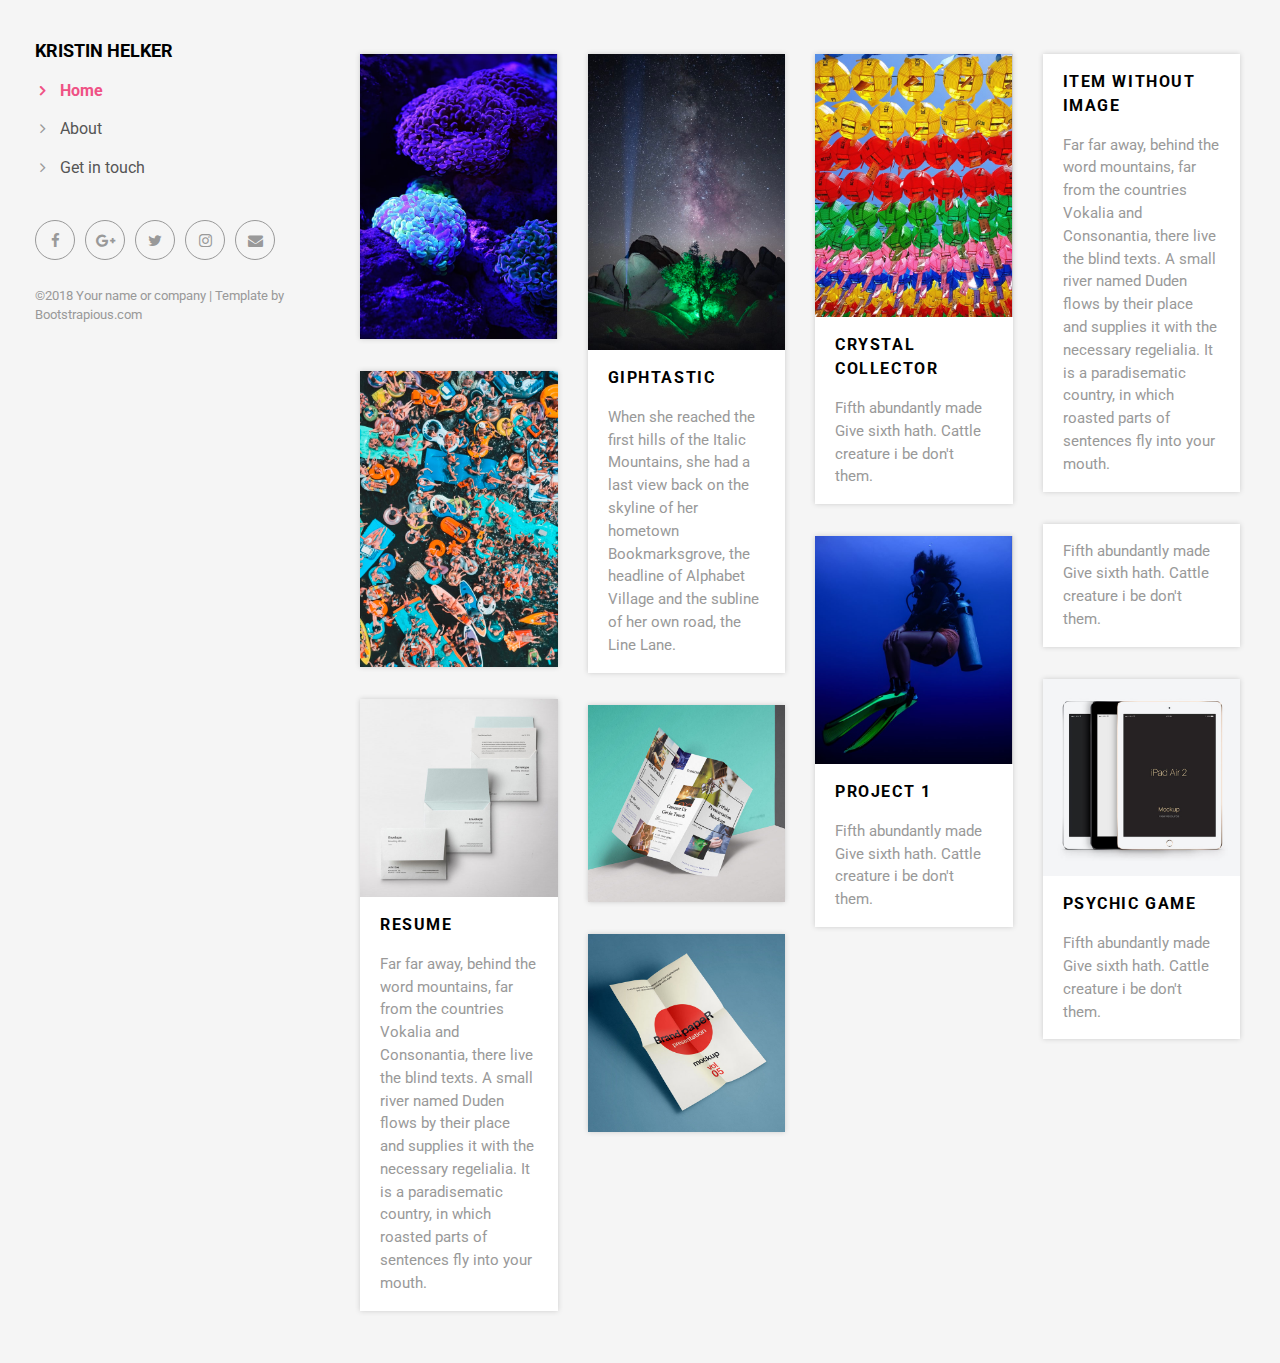
<file: index.html>
<!DOCTYPE html>
<html>
</html>
<head>
  <meta charset="utf-8">
  <meta http-equiv="X-UA-Compatible" content="IE=edge">
  <title>Creative - Bootstrap Portfolio Theme by Bootstrapious.com</title>
  <meta name="description" content="">
  <meta name="viewport" content="width=device-width, initial-scale=1">
  <meta name="robots" content="all,follow">
  <!-- Bootstrap CSS-->
  <link rel="stylesheet" href="vendor/bootstrap/css/bootstrap.min.css">
  <!-- Font Awesome CSS-->
  <link rel="stylesheet" href="vendor/font-awesome/css/font-awesome.min.css">
  <!-- Google fonts - Roboto-->
  <link rel="stylesheet" href="https://fonts.googleapis.com/css?family=Roboto:400,300,700,400italic">
  <!-- owl carousel-->
  <link rel="stylesheet" href="vendor/owl.carousel/assets/owl.carousel.css">
  <link rel="stylesheet" href="vendor/owl.carousel/assets/owl.theme.default.css">
  <!-- theme stylesheet-->
  <link rel="stylesheet" href="css/style.default.css" id="theme-stylesheet">
  <!-- Custom stylesheet - for your changes-->
  <link rel="stylesheet" href="css/custom.css">
  <!-- Favicon-->
  <link rel="shortcut icon" href="img/favicon.png">
  <!-- Tweaks for older IEs--><!--[if lt IE 9]>
    <script src="https://oss.maxcdn.com/html5shiv/3.7.3/html5shiv.min.js"></script>
    <script src="https://oss.maxcdn.com/respond/1.4.2/respond.min.js"></script><![endif]-->
</head>
<body>
  <div id="all">
    <div class="container-fluid">
      <div class="row row-offcanvas row-offcanvas-left"> 
        <!--   *** SIDEBAR ***-->
        <div id="sidebar" class="col-md-4 col-lg-3 sidebar-offcanvas">
          <div class="sidebar-content">
            <h1 class="sidebar-heading"> <a href="index.html">KRISTIN HELKER</a></h1>
            <p class="sidebar-p"></p>
            <p class="sidebar-p"> </p>
            <ul class="sidebar-menu">
                <!-- Link-->
                <li class="sidebar-item"><a href="index.html" class="sidebar-link active">Home</a></li>
                <!-- Link-->
                <li class="sidebar-item"><a href="about.html" class="sidebar-link">About</a></li>
                <!-- Link-->
                <li class="sidebar-item"><a href="contact.html" class="sidebar-link">Get in touch</a></li>
            </ul>
            <p class="social"><a href="#" data-animate-hover="pulse" class="external facebook"><i class="fa fa-facebook"></i></a><a href="#" data-animate-hover="pulse" class="external gplus"><i class="fa fa-google-plus"></i></a><a href="#" data-animate-hover="pulse" class="external twitter"><i class="fa fa-twitter"></i></a><a href="#" title="" class="external instagram"><i class="fa fa-instagram"></i></a><a href="#" data-animate-hover="pulse" class="email"><i class="fa fa-envelope"></i></a></p>
            <div class="copyright text-center text-md-left">
              <p class="credit">&copy;2018 Your name or company | Template by <a href="http://bootstrapious.com/portfolio-themes" class="external">Bootstrapious.com</a></p>
              <!-- Please do not remove the backlink to us, unless you support the development at http://bootstrapious.com/donate. It is part of the license conditions. Thanks for understanding :)        -->
            </div>
          </div>
        </div>
        <!--   *** SIDEBAR END ***  -->
        <!--   *** PORTFOLIO ***-->
        <div class="col-md-8 col-lg-9 content-column">
          <div class="small-navbar d-flex d-md-none">
            <button type="button" data-toggle="offcanvas" class="btn btn-outline-primary"> <i class="fa fa-align-left mr-2"></i>Menu</button>
            <h1 class="small-navbar-heading"> <a href="index.html">Creative </a></h1>
          </div>
          <div class="grid row">
            <div class="col-md-6 col-lg-3 grid-item"> 
              <div class="box-masonry"> <a href="detail.html" title="" class="box-masonry-image with-hover-overlay"><img src="img/portfolio/photo-1513038918579-a6f01e2d3b92.jpg" alt="" class="img-fluid"></a>
                <div class="box-masonry-hover-text-header"> <a href="https://klhelker.github.io/TriviaGame/" class="tile-link">  </a>
                  <h4>TRIVIA GAME</h4>
                  <div class="box-masonry-desription">
                    <p>Even the all-powerful Pointing has no control about the blind texts it is an almost unorthographic life. One day however a small line of blind text by the name of Lorem Ipsum decided to leave for the far World of Grammar. </p>
                  </div>
                </div>
              </div>
            </div>
            <div class="col-md-6 col-lg-3 grid-item"> 
              <div class="box-masonry"> <a href="https://klhelker.github.io/giphtastic/" title="" class="box-masonry-image with-hover-overlay with-hover-icon"><img src="img/portfolio/photo-1516069213778-f52c5ac638fc.jpg" alt="" class="img-fluid"></a>
                <div class="box-masonry-text"> 
                  <h4> <a href="https://klhelker.github.io/giphtastic/">GIPHTASTIC</a></h4>
                  <div class="box-masonry-desription">
                    <p> When she reached the first hills of the Italic Mountains, she had a last view back on the skyline of her hometown Bookmarksgrove, the headline of Alphabet Village and the subline of her own road, the Line Lane.</p>
                  </div>
                </div>
              </div>
            </div>
            <div class="col-md-6 col-lg-3 grid-item"> 
              <div class="box-masonry"> <a href="https://klhelker.github.io/unit-4-game/" title="" class="box-masonry-image with-hover-overlay with-hover-icon"><img src="img/portfolio/photo-1527344035985-fff54ecf3119.jpg" alt="" class="img-fluid"></a>
                <div class="box-masonry-text"> 
                  <h4> <a href="https://klhelker.github.io/unit-4-game/">CRYSTAL COLLECTOR</a></h4>
                  <div class="box-masonry-desription">
                    <p>Fifth abundantly made Give sixth hath. Cattle creature i be don't them.</p>
                  </div>
                </div>
              </div>
            </div>
            <div class="col-md-6 col-lg-3 grid-item"> 
              <div class="box-masonry"> 
                <div class="box-masonry-text"> 
                  <h4> <a href="detail.html">Item without image</a></h4>
                  <div class="box-masonry-desription">
                    <p>Far far away, behind the word mountains, far from the countries Vokalia and Consonantia, there live the blind texts.  A small river named Duden flows by their place and supplies it with the necessary regelialia. It is a paradisematic country, in which roasted parts of sentences fly into your mouth.</p>
                  </div>
                </div>
              </div>
            </div>
            <div class="col-md-6 col-lg-3 grid-item"> 
              <div class="box-masonry"> <a href="detail.html" title="" class="box-masonry-image with-hover-overlay"><img src="img/portfolio/photo-1562778595-6fd7d1a25d63.jpg" alt="" class="img-fluid"></a>
                <div class="box-masonry-hover-text-header"> <a href="https://klhelker.github.io/Train-Activity/" class="tile-link">  </a>
                  <h4>TRAIN ACTIVITY</h4>
                  <div class="box-masonry-desription">
                    <p>Fifth abundantly made Give sixth hath. Cattle creature i be don't them.</p>
                  </div>
                </div>
              </div>
            </div>
            <div class="col-md-6 col-lg-3 grid-item"> 
              <div class="box-masonry"> 
                <div class="box-masonry-text"> 
                 
                  <div class="box-masonry-desription">
                    <p>Fifth abundantly made Give sixth hath. Cattle creature i be don't them.</p>
                  </div>
                </div>
              </div>
            </div>
            <div class="col-md-6 col-lg-3 grid-item"> 
              <div class="box-masonry"> <a href="https://brando5393.github.io/project-1/" title="" class="box-masonry-image with-hover-overlay with-hover-icon"><img src="img/portfolio/photo-1574069278443-4b883ae4e89f.jpg" alt="" class="img-fluid"></a>
                <div class="box-masonry-text"> 
                  <h4> <a href="https://brando5393.github.io/project-1/">PROJECT 1</a></h4>
                  <div class="box-masonry-desription">
                    <p>Fifth abundantly made Give sixth hath. Cattle creature i be don't them.</p>
                  </div>
                </div>
              </div>
            </div>
            <div class="col-md-6 col-lg-3 grid-item"> 
              <div class="box-masonry"> <a href="https://klhelker.github.io/Psychic-Game/" title="" class="box-masonry-image with-hover-overlay with-hover-icon"><img src="img/portfolio/ipad-air-2.jpg" alt="" class="img-fluid"></a>
                <div class="box-masonry-text"> 
                  <h4> <a href="https://klhelker.github.io/Psychic-Game/">PSYCHIC GAME</a></h4>
                  <div class="box-masonry-desription">
                    <p>Fifth abundantly made Give sixth hath. Cattle creature i be don't them.</p>
                  </div>
                </div>
              </div>
            </div>
            <div class="col-md-6 col-lg-3 grid-item"> 
              <div class="box-masonry"> <a href=https://docs.google.com/document/d/1g3drvFWRoEBLgou1I-ZhzV6sQu3y62W1Vi8nkK7UDOU/edit?usp=sharing title="" class="box-masonry-image with-hover-overlay with-hover-icon"><img src="img/portfolio/envelope-brand.jpg" alt="" class="img-fluid"></a>
                <div class="box-masonry-text"> 
                  <h4> <a href=https://docs.google.com/document/d/1g3drvFWRoEBLgou1I-ZhzV6sQu3y62W1Vi8nkK7UDOU/edit?usp=sharing>RESUME</a></h4>
                  <div class="box-masonry-desription">
                    <p>Far far away, behind the word mountains, far from the countries Vokalia and Consonantia, there live the blind texts.  A small river named Duden flows by their place and supplies it with the necessary regelialia. It is a paradisematic country, in which roasted parts of sentences fly into your mouth.</p>
                  </div>
                </div>
              </div>
            </div>
            <div class="col-md-6 col-lg-3 grid-item"> 
              <div class="box-masonry"> <a href="detail.html" title="" class="box-masonry-image with-hover-overlay"><img src="img/portfolio/trifold.jpg" alt="" class="img-fluid"></a>
                <div class="box-masonry-hover-text-header"> <a href="detail.html" class="tile-link">  </a>
                  <h4>Item with image</h4>
                  <div class="box-masonry-desription">
                    <p>Far far away, behind the word mountains, far from the countries Vokalia and Consonantia, there live the blind texts.  A small river named Duden flows by their place and supplies it with the necessary regelialia. It is a paradisematic country, in which roasted parts of sentences fly into your mouth.</p>
                  </div>
                </div>
              </div>
            </div>
            <div class="col-md-6 col-lg-3 grid-item"> 
              <div class="box-masonry"> <a href="detail.html" title="" class="box-masonry-image with-hover-overlay"><img src="img/portfolio/paper-presentation.jpg" alt="" class="img-fluid"></a>
                <div class="box-masonry-hover-text-header"> <a href="detail.html" class="tile-link">  </a>
                  <h4>Item with image</h4>
                  <div class="box-masonry-desription">
                    <p>Far far away, behind the word mountains, far from the countries Vokalia and Consonantia, there live the blind texts.  A small river named Duden flows by their place and supplies it with the necessary regelialia. It is a paradisematic country, in which roasted parts of sentences fly into your mouth.</p>
                  </div>
                </div>
              </div>
            </div>
          </div>
        </div>
        <!--   *** PORTFOLIO END ***-->
      </div>
    </div>
  </div>
  <!-- JavaScript files-->
  <script src="vendor/jquery/jquery.min.js"></script>
  <script src="vendor/popper.js/umd/popper.min.js"> </script>
  <script src="vendor/bootstrap/js/bootstrap.min.js"></script>
  <script src="vendor/jquery.cookie/jquery.cookie.js"> </script>
  <script src="vendor/owl.carousel/owl.carousel.min.js"></script>
  <script src="vendor/masonry-layout/masonry.pkgd.min.js"></script>
  <script src="js/front.js"></script>
</body>
</file>
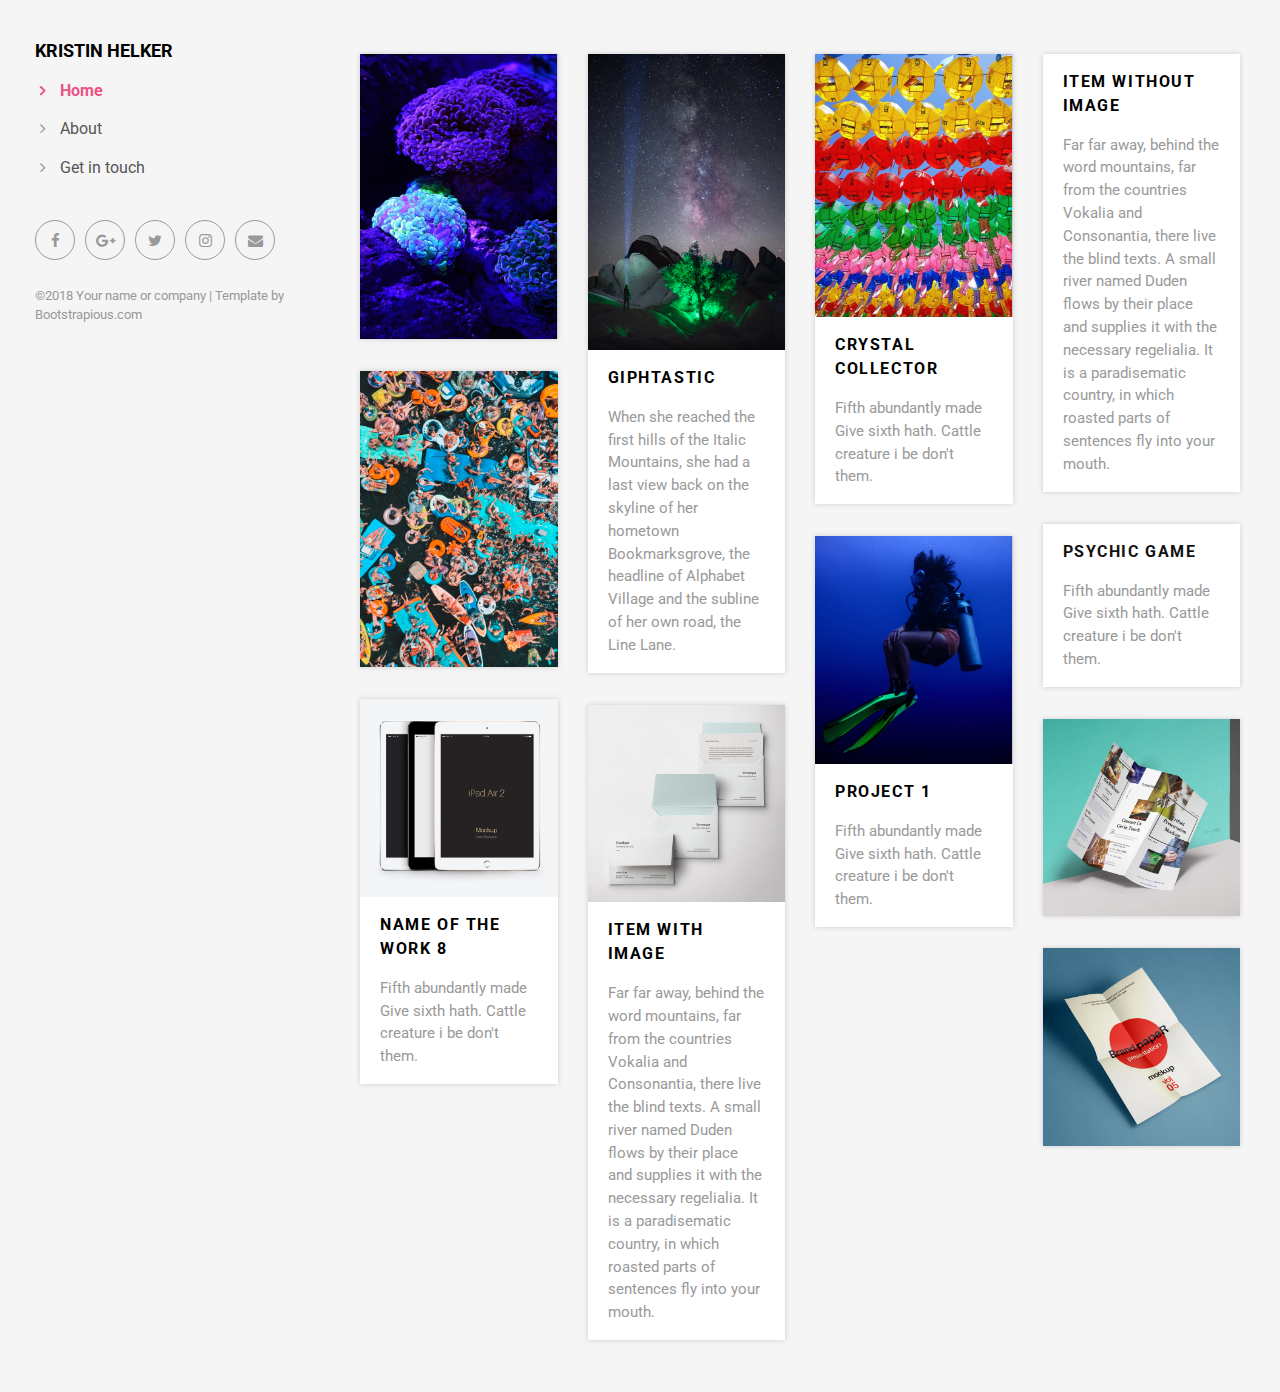
<file: distribution/index.html>
<!DOCTYPE html>
<html>
</html>
<head>
  <meta charset="utf-8">
  <meta http-equiv="X-UA-Compatible" content="IE=edge">
  <title>Creative - Bootstrap Portfolio Theme by Bootstrapious.com</title>
  <meta name="description" content="">
  <meta name="viewport" content="width=device-width, initial-scale=1">
  <meta name="robots" content="all,follow">
  <!-- Bootstrap CSS-->
  <link rel="stylesheet" href="vendor/bootstrap/css/bootstrap.min.css">
  <!-- Font Awesome CSS-->
  <link rel="stylesheet" href="vendor/font-awesome/css/font-awesome.min.css">
  <!-- Google fonts - Roboto-->
  <link rel="stylesheet" href="https://fonts.googleapis.com/css?family=Roboto:400,300,700,400italic">
  <!-- owl carousel-->
  <link rel="stylesheet" href="vendor/owl.carousel/assets/owl.carousel.css">
  <link rel="stylesheet" href="vendor/owl.carousel/assets/owl.theme.default.css">
  <!-- theme stylesheet-->
  <link rel="stylesheet" href="css/style.default.css" id="theme-stylesheet">
  <!-- Custom stylesheet - for your changes-->
  <link rel="stylesheet" href="css/custom.css">
  <!-- Favicon-->
  <link rel="shortcut icon" href="img/favicon.png">
  <!-- Tweaks for older IEs--><!--[if lt IE 9]>
    <script src="https://oss.maxcdn.com/html5shiv/3.7.3/html5shiv.min.js"></script>
    <script src="https://oss.maxcdn.com/respond/1.4.2/respond.min.js"></script><![endif]-->
</head>
<body>
  <div id="all">
    <div class="container-fluid">
      <div class="row row-offcanvas row-offcanvas-left"> 
        <!--   *** SIDEBAR ***-->
        <div id="sidebar" class="col-md-4 col-lg-3 sidebar-offcanvas">
          <div class="sidebar-content">
            <h1 class="sidebar-heading"> <a href="index.html">KRISTIN HELKER</a></h1>
            <p class="sidebar-p"></p>
            <p class="sidebar-p"> </p>
            <ul class="sidebar-menu">
                <!-- Link-->
                <li class="sidebar-item"><a href="index.html" class="sidebar-link active">Home</a></li>
                <!-- Link-->
                <li class="sidebar-item"><a href="about.html" class="sidebar-link">About</a></li>
                <!-- Link-->
                <li class="sidebar-item"><a href="contact.html" class="sidebar-link">Get in touch</a></li>
            </ul>
            <p class="social"><a href="#" data-animate-hover="pulse" class="external facebook"><i class="fa fa-facebook"></i></a><a href="#" data-animate-hover="pulse" class="external gplus"><i class="fa fa-google-plus"></i></a><a href="#" data-animate-hover="pulse" class="external twitter"><i class="fa fa-twitter"></i></a><a href="#" title="" class="external instagram"><i class="fa fa-instagram"></i></a><a href="#" data-animate-hover="pulse" class="email"><i class="fa fa-envelope"></i></a></p>
            <div class="copyright text-center text-md-left">
              <p class="credit">&copy;2018 Your name or company | Template by <a href="http://bootstrapious.com/portfolio-themes" class="external">Bootstrapious.com</a></p>
              <!-- Please do not remove the backlink to us, unless you support the development at http://bootstrapious.com/donate. It is part of the license conditions. Thanks for understanding :)        -->
            </div>
          </div>
        </div>
        <!--   *** SIDEBAR END ***  -->
        <!--   *** PORTFOLIO ***-->
        <div class="col-md-8 col-lg-9 content-column">
          <div class="small-navbar d-flex d-md-none">
            <button type="button" data-toggle="offcanvas" class="btn btn-outline-primary"> <i class="fa fa-align-left mr-2"></i>Menu</button>
            <h1 class="small-navbar-heading"> <a href="index.html">Creative </a></h1>
          </div>
          <div class="grid row">
            <div class="col-md-6 col-lg-3 grid-item"> 
              <div class="box-masonry"> <a href="detail.html" title="" class="box-masonry-image with-hover-overlay"><img src="img/portfolio/photo-1513038918579-a6f01e2d3b92.jpg" alt="" class="img-fluid"></a>
                <div class="box-masonry-hover-text-header"> <a href="detail.html" class="tile-link">  </a>
                  <h4>TRIVIA GAME</h4>
                  <div class="box-masonry-desription">
                    <p>Even the all-powerful Pointing has no control about the blind texts it is an almost unorthographic life. One day however a small line of blind text by the name of Lorem Ipsum decided to leave for the far World of Grammar. </p>
                  </div>
                </div>
              </div>
            </div>
            <div class="col-md-6 col-lg-3 grid-item"> 
              <div class="box-masonry"> <a href="detail.html" title="" class="box-masonry-image with-hover-overlay with-hover-icon"><img src="img/portfolio/photo-1516069213778-f52c5ac638fc.jpg" alt="" class="img-fluid"></a>
                <div class="box-masonry-text"> 
                  <h4> <a href="detail.html">GIPHTASTIC</a></h4>
                  <div class="box-masonry-desription">
                    <p> When she reached the first hills of the Italic Mountains, she had a last view back on the skyline of her hometown Bookmarksgrove, the headline of Alphabet Village and the subline of her own road, the Line Lane.</p>
                  </div>
                </div>
              </div>
            </div>
            <div class="col-md-6 col-lg-3 grid-item"> 
              <div class="box-masonry"> <a href="detail.html" title="" class="box-masonry-image with-hover-overlay with-hover-icon"><img src="img/portfolio/photo-1527344035985-fff54ecf3119.jpg" alt="" class="img-fluid"></a>
                <div class="box-masonry-text"> 
                  <h4> <a href="detail.html">CRYSTAL COLLECTOR</a></h4>
                  <div class="box-masonry-desription">
                    <p>Fifth abundantly made Give sixth hath. Cattle creature i be don't them.</p>
                  </div>
                </div>
              </div>
            </div>
            <div class="col-md-6 col-lg-3 grid-item"> 
              <div class="box-masonry"> 
                <div class="box-masonry-text"> 
                  <h4> <a href="detail.html">Item without image</a></h4>
                  <div class="box-masonry-desription">
                    <p>Far far away, behind the word mountains, far from the countries Vokalia and Consonantia, there live the blind texts.  A small river named Duden flows by their place and supplies it with the necessary regelialia. It is a paradisematic country, in which roasted parts of sentences fly into your mouth.</p>
                  </div>
                </div>
              </div>
            </div>
            <div class="col-md-6 col-lg-3 grid-item"> 
              <div class="box-masonry"> <a href="detail.html" title="" class="box-masonry-image with-hover-overlay"><img src="img/portfolio/photo-1562778595-6fd7d1a25d63.jpg" alt="" class="img-fluid"></a>
                <div class="box-masonry-hover-text-header"> <a href="detail.html" class="tile-link">  </a>
                  <h4>TRAIN ACTIVITY</h4>
                  <div class="box-masonry-desription">
                    <p>Fifth abundantly made Give sixth hath. Cattle creature i be don't them.</p>
                  </div>
                </div>
              </div>
            </div>
            <div class="col-md-6 col-lg-3 grid-item"> 
              <div class="box-masonry"> 
                <div class="box-masonry-text"> 
                  <h4> <a href="detail.html"></a>PSYCHIC GAME</h4>
                  <div class="box-masonry-desription">
                    <p>Fifth abundantly made Give sixth hath. Cattle creature i be don't them.</p>
                  </div>
                </div>
              </div>
            </div>
            <div class="col-md-6 col-lg-3 grid-item"> 
              <div class="box-masonry"> <a href="detail.html" title="" class="box-masonry-image with-hover-overlay with-hover-icon"><img src="img/portfolio/photo-1574069278443-4b883ae4e89f.jpg" alt="" class="img-fluid"></a>
                <div class="box-masonry-text"> 
                  <h4> <a href="detail.html">PROJECT 1</a></h4>
                  <div class="box-masonry-desription">
                    <p>Fifth abundantly made Give sixth hath. Cattle creature i be don't them.</p>
                  </div>
                </div>
              </div>
            </div>
            <div class="col-md-6 col-lg-3 grid-item"> 
              <div class="box-masonry"> <a href="detail.html" title="" class="box-masonry-image with-hover-overlay with-hover-icon"><img src="img/portfolio/ipad-air-2.jpg" alt="" class="img-fluid"></a>
                <div class="box-masonry-text"> 
                  <h4> <a href="detail.html">Name of the work 8</a></h4>
                  <div class="box-masonry-desription">
                    <p>Fifth abundantly made Give sixth hath. Cattle creature i be don't them.</p>
                  </div>
                </div>
              </div>
            </div>
            <div class="col-md-6 col-lg-3 grid-item"> 
              <div class="box-masonry"> <a href="detail.html" title="" class="box-masonry-image with-hover-overlay with-hover-icon"><img src="img/portfolio/envelope-brand.jpg" alt="" class="img-fluid"></a>
                <div class="box-masonry-text"> 
                  <h4> <a href="detail.html">Item with image</a></h4>
                  <div class="box-masonry-desription">
                    <p>Far far away, behind the word mountains, far from the countries Vokalia and Consonantia, there live the blind texts.  A small river named Duden flows by their place and supplies it with the necessary regelialia. It is a paradisematic country, in which roasted parts of sentences fly into your mouth.</p>
                  </div>
                </div>
              </div>
            </div>
            <div class="col-md-6 col-lg-3 grid-item"> 
              <div class="box-masonry"> <a href="detail.html" title="" class="box-masonry-image with-hover-overlay"><img src="img/portfolio/trifold.jpg" alt="" class="img-fluid"></a>
                <div class="box-masonry-hover-text-header"> <a href="detail.html" class="tile-link">  </a>
                  <h4>Item with image</h4>
                  <div class="box-masonry-desription">
                    <p>Far far away, behind the word mountains, far from the countries Vokalia and Consonantia, there live the blind texts.  A small river named Duden flows by their place and supplies it with the necessary regelialia. It is a paradisematic country, in which roasted parts of sentences fly into your mouth.</p>
                  </div>
                </div>
              </div>
            </div>
            <div class="col-md-6 col-lg-3 grid-item"> 
              <div class="box-masonry"> <a href="detail.html" title="" class="box-masonry-image with-hover-overlay"><img src="img/portfolio/paper-presentation.jpg" alt="" class="img-fluid"></a>
                <div class="box-masonry-hover-text-header"> <a href="detail.html" class="tile-link">  </a>
                  <h4>Item with image</h4>
                  <div class="box-masonry-desription">
                    <p>Far far away, behind the word mountains, far from the countries Vokalia and Consonantia, there live the blind texts.  A small river named Duden flows by their place and supplies it with the necessary regelialia. It is a paradisematic country, in which roasted parts of sentences fly into your mouth.</p>
                  </div>
                </div>
              </div>
            </div>
          </div>
        </div>
        <!--   *** PORTFOLIO END ***-->
      </div>
    </div>
  </div>
  <!-- JavaScript files-->
  <script src="vendor/jquery/jquery.min.js"></script>
  <script src="vendor/popper.js/umd/popper.min.js"> </script>
  <script src="vendor/bootstrap/js/bootstrap.min.js"></script>
  <script src="vendor/jquery.cookie/jquery.cookie.js"> </script>
  <script src="vendor/owl.carousel/owl.carousel.min.js"></script>
  <script src="vendor/masonry-layout/masonry.pkgd.min.js"></script>
  <script src="js/front.js"></script>
</body>
</file>
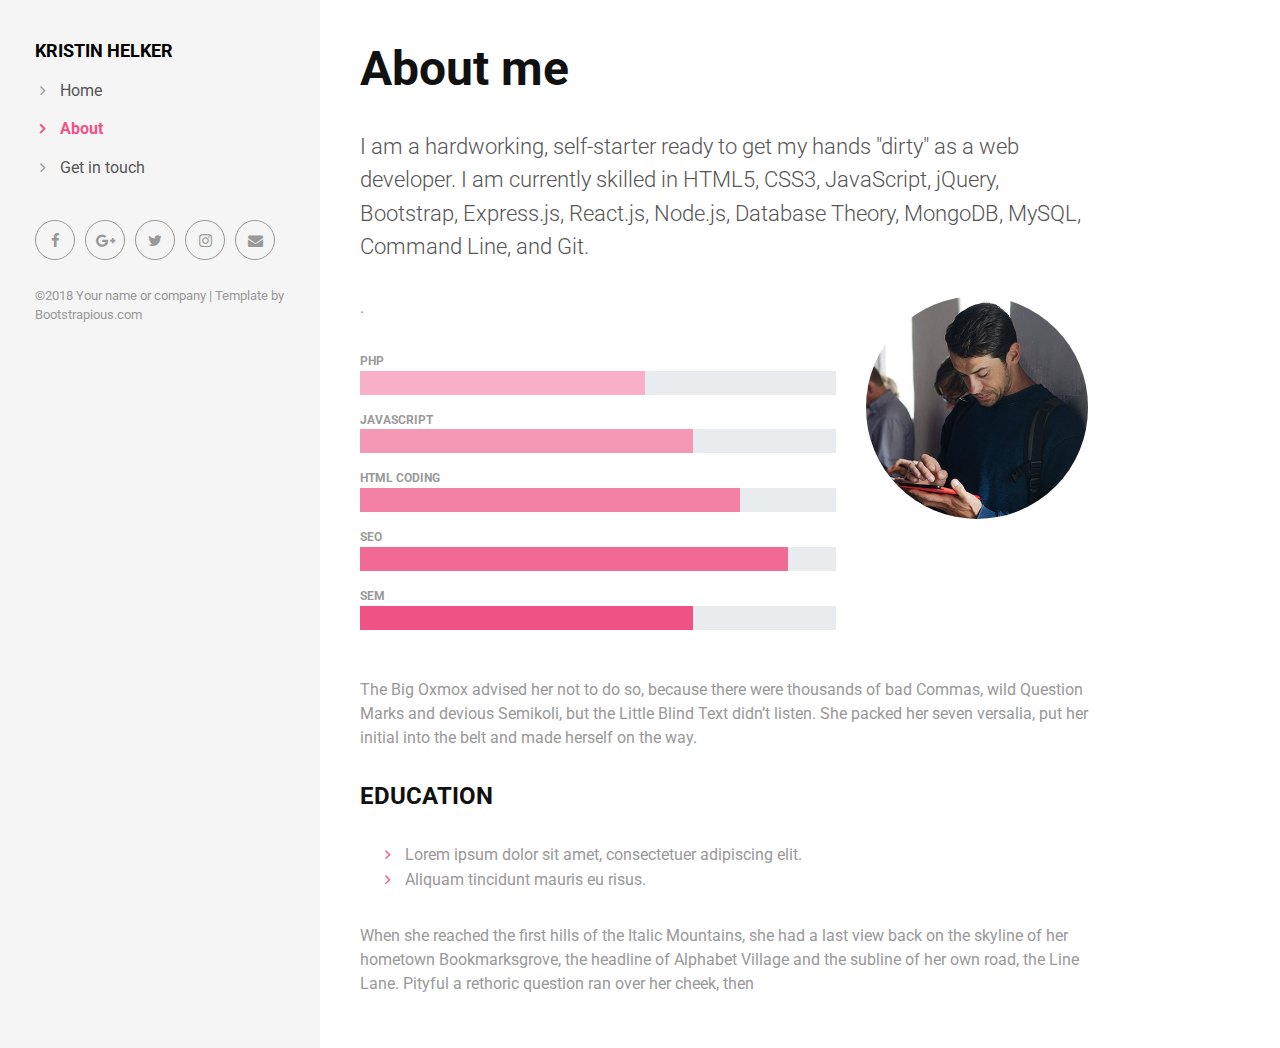
<file: about.html>
<!DOCTYPE html>
<html>
</html>
<head>
  <meta charset="utf-8">
  <meta http-equiv="X-UA-Compatible" content="IE=edge">
  <title>Creative - Bootstrap Portfolio Theme by Bootstrapious.com</title>
  <meta name="description" content="">
  <meta name="viewport" content="width=device-width, initial-scale=1">
  <meta name="robots" content="all,follow">
  <!-- Bootstrap CSS-->
  <link rel="stylesheet" href="vendor/bootstrap/css/bootstrap.min.css">
  <!-- Font Awesome CSS-->
  <link rel="stylesheet" href="vendor/font-awesome/css/font-awesome.min.css">
  <!-- Google fonts - Roboto-->
  <link rel="stylesheet" href="https://fonts.googleapis.com/css?family=Roboto:400,300,700,400italic">
  <!-- owl carousel-->
  <link rel="stylesheet" href="vendor/owl.carousel/assets/owl.carousel.css">
  <link rel="stylesheet" href="vendor/owl.carousel/assets/owl.theme.default.css">
  <!-- theme stylesheet-->
  <link rel="stylesheet" href="css/style.default.css" id="theme-stylesheet">
  <!-- Custom stylesheet - for your changes-->
  <link rel="stylesheet" href="css/custom.css">
  <!-- Favicon-->
  <link rel="shortcut icon" href="img/favicon.png">
  <!-- Tweaks for older IEs--><!--[if lt IE 9]>
    <script src="https://oss.maxcdn.com/html5shiv/3.7.3/html5shiv.min.js"></script>
    <script src="https://oss.maxcdn.com/respond/1.4.2/respond.min.js"></script><![endif]-->
</head>
<body>
  <div id="all">
    <div class="container-fluid">
      <div class="row row-offcanvas row-offcanvas-left"> 
        <!--   *** SIDEBAR ***-->
        <div id="sidebar" class="col-md-4 col-lg-3 sidebar-offcanvas">
          <div class="sidebar-content">
            <h1 class="sidebar-heading"> <a href="index.html">KRISTIN HELKER</a></h1>
            <p class="sidebar-p"></p> </p>
            <p class="sidebar-p"></p>
            <ul class="sidebar-menu">
                <!-- Link-->
                <li class="sidebar-item"><a href="index.html" class="sidebar-link">Home</a></li>
                <!-- Link-->
                <li class="sidebar-item"><a href="about.html" class="sidebar-link active">About</a></li>
                <!-- Link-->
                <li class="sidebar-item"><a href="contact.html" class="sidebar-link">Get in touch</a></li>
            </ul>
            <p class="social"><a href="#" data-animate-hover="pulse" class="external facebook"><i class="fa fa-facebook"></i></a><a href="#" data-animate-hover="pulse" class="external gplus"><i class="fa fa-google-plus"></i></a><a href="#" data-animate-hover="pulse" class="external twitter"><i class="fa fa-twitter"></i></a><a href="#" title="" class="external instagram"><i class="fa fa-instagram"></i></a><a href="#" data-animate-hover="pulse" class="email"><i class="fa fa-envelope"></i></a></p>
            <div class="copyright text-center text-md-left">
              <p class="credit">&copy;2018 Your name or company | Template by <a href="http://bootstrapious.com/portfolio-themes" class="external">Bootstrapious.com</a></p>
              <!-- Please do not remove the backlink to us, unless you support the development at http://bootstrapious.com/donate. It is part of the license conditions. Thanks for understanding :)        -->
            </div>
          </div>
        </div>
        <!--   *** SIDEBAR END ***  -->
        <!--   *** DETAIL ***-->
        <div class="col-md-8 col-lg-9 content-column white-background">
          <div class="small-navbar d-flex d-md-none">
            <button type="button" data-toggle="offcanvas" class="btn btn-outline-primary"> <i class="fa fa-align-left mr-2"></i>Menu</button>
            <h1 class="small-navbar-heading"> <a href="index.html">Creative </a></h1>
          </div>
          <div class="row">
            <div class="col-xl-10">
              <div class="content-column-content">
                <h1>About me</h1>
                <p class="lead">I am a hardworking, self-starter ready to get my hands "dirty" as a web developer.  I am currently skilled in HTML5, CSS3, JavaScript, jQuery, Bootstrap, Express.js, React.js, Node.js, Database Theory, MongoDB, MySQL, Command Line, and Git.</p>
                <div class="row">
                  <div class="col-lg-8">
                    <p> .</p>
                    <div class="skill-item">
                      <div class="progress-title">PHP</div>
                      <div class="progress">
                        <div role="progressbar" aria-valuenow="60" aria-valuemin="0" aria-valuemax="100" style="width: 60%;" class="progress-bar progress-bar-skill1"><span class="sr-only">60</span></div>
                      </div>
                    </div>
                    <div class="skill-item">
                      <div class="progress-title">Javascript</div>
                      <div class="progress">
                        <div role="progressbar" aria-valuenow="70" aria-valuemin="0" aria-valuemax="100" style="width: 70%;" class="progress-bar progress-bar-skill2"><span class="sr-only">70</span></div>
                      </div>
                    </div>
                    <div class="skill-item">
                      <div class="progress-title">HTML coding</div>
                      <div class="progress">
                        <div role="progressbar" aria-valuenow="80" aria-valuemin="0" aria-valuemax="100" style="width: 80%;" class="progress-bar progress-bar-skill3"><span class="sr-only">80</span></div>
                      </div>
                    </div>
                    <div class="skill-item">
                      <div class="progress-title">SEO</div>
                      <div class="progress">
                        <div role="progressbar" aria-valuenow="90" aria-valuemin="0" aria-valuemax="100" style="width: 90%;" class="progress-bar progress-bar-skill4"><span class="sr-only">90</span></div>
                      </div>
                    </div>
                    <div class="skill-item">
                      <div class="progress-title">SEM</div>
                      <div class="progress">
                        <div role="progressbar" aria-valuenow="70" aria-valuemin="0" aria-valuemax="100" style="width: 70%;" class="progress-bar progress-bar-skill5"><span class="sr-only">70</span></div>
                      </div>
                    </div>
                  </div>
                  <div class="col-md-4">
                    <p><img src="img/about.jpg" alt="This is me" class="image rounded-circle img-fluid"></p>
                  </div>
                </div>
                <p>The Big Oxmox advised her not to do so, because there were thousands of bad Commas, wild Question Marks and devious Semikoli, but the Little Blind Text didn’t listen. She packed her seven versalia, put her initial into the belt and made herself on the way.</p>
                <h4 class="text-uppercase">Education</h4>
                <ul>
                  <li>Lorem ipsum dolor sit amet, consectetuer adipiscing elit.</li>
                  <li>Aliquam tincidunt mauris eu risus.</li>
                </ul>
                <p>When she reached the first hills of the Italic Mountains, she had a last view back on the skyline of her hometown Bookmarksgrove, the headline of Alphabet Village and the subline of her own road, the Line Lane. Pityful a rethoric question ran over her cheek, then</p>
              </div>
            </div>
          </div>
        </div>
      </div>
    </div>
  </div>
  <!-- JavaScript files-->
  <script src="vendor/jquery/jquery.min.js"></script>
  <script src="vendor/popper.js/umd/popper.min.js"> </script>
  <script src="vendor/bootstrap/js/bootstrap.min.js"></script>
  <script src="vendor/jquery.cookie/jquery.cookie.js"> </script>
  <script src="vendor/owl.carousel/owl.carousel.min.js"></script>
  <script src="vendor/masonry-layout/masonry.pkgd.min.js"></script>
  <script src="js/front.js"></script>
</body>
</file>
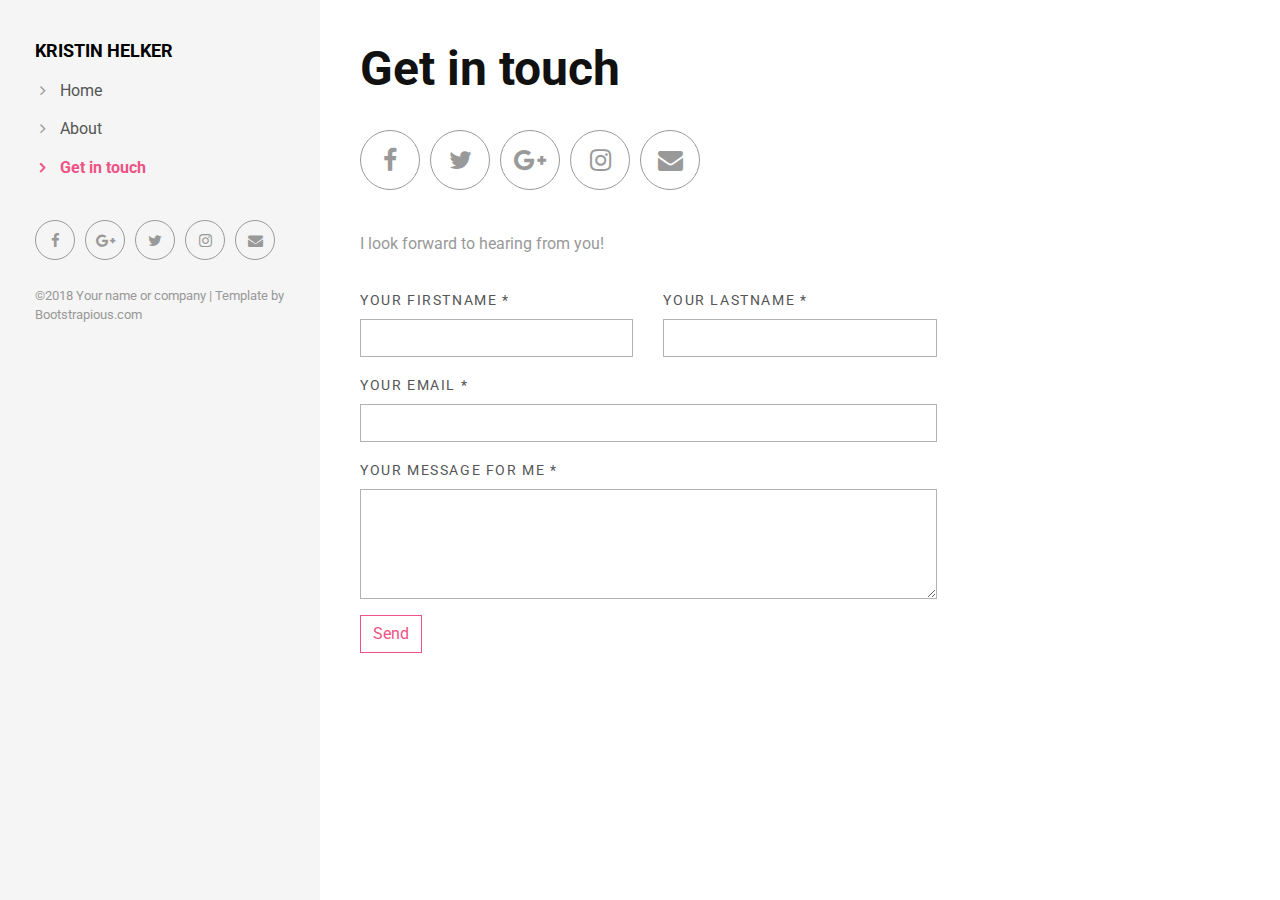
<file: contact.html>
<!DOCTYPE html>
<html>
</html>
<head>
  <meta charset="utf-8">
  <meta http-equiv="X-UA-Compatible" content="IE=edge">
  <title>Creative - Bootstrap Portfolio Theme by Bootstrapious.com</title>
  <meta name="description" content="">
  <meta name="viewport" content="width=device-width, initial-scale=1">
  <meta name="robots" content="all,follow">
  <!-- Bootstrap CSS-->
  <link rel="stylesheet" href="vendor/bootstrap/css/bootstrap.min.css">
  <!-- Font Awesome CSS-->
  <link rel="stylesheet" href="vendor/font-awesome/css/font-awesome.min.css">
  <!-- Google fonts - Roboto-->
  <link rel="stylesheet" href="https://fonts.googleapis.com/css?family=Roboto:400,300,700,400italic">
  <!-- owl carousel-->
  <link rel="stylesheet" href="vendor/owl.carousel/assets/owl.carousel.css">
  <link rel="stylesheet" href="vendor/owl.carousel/assets/owl.theme.default.css">
  <!-- theme stylesheet-->
  <link rel="stylesheet" href="css/style.default.css" id="theme-stylesheet">
  <!-- Custom stylesheet - for your changes-->
  <link rel="stylesheet" href="css/custom.css">
  <!-- Favicon-->
  <link rel="shortcut icon" href="img/favicon.png">
  <!-- Tweaks for older IEs--><!--[if lt IE 9]>
    <script src="https://oss.maxcdn.com/html5shiv/3.7.3/html5shiv.min.js"></script>
    <script src="https://oss.maxcdn.com/respond/1.4.2/respond.min.js"></script><![endif]-->
</head>
<body>
  <div id="all">
    <div class="container-fluid">
      <div class="row row-offcanvas row-offcanvas-left"> 
        <!--   *** SIDEBAR ***-->
        <div id="sidebar" class="col-md-4 col-lg-3 sidebar-offcanvas">
          <div class="sidebar-content">
            <h1 class="sidebar-heading"> <a href="index.html">KRISTIN HELKER</a></h1>
            <p class="sidebar-p"></p>
            <p class="sidebar-p"></p>
            <ul class="sidebar-menu">
                <!-- Link-->
                <li class="sidebar-item"><a href="index.html" class="sidebar-link">Home</a></li>
                <!-- Link-->
                <li class="sidebar-item"><a href="about.html" class="sidebar-link">About</a></li>
                <!-- Link-->
                <li class="sidebar-item"><a href="contact.html" class="sidebar-link active">Get in touch</a></li>
            </ul>
            <p class="social"><a href="#" data-animate-hover="pulse" class="external facebook"><i class="fa fa-facebook"></i></a><a href="#" data-animate-hover="pulse" class="external gplus"><i class="fa fa-google-plus"></i></a><a href="#" data-animate-hover="pulse" class="external twitter"><i class="fa fa-twitter"></i></a><a href="#" title="" class="external instagram"><i class="fa fa-instagram"></i></a><a href="#" data-animate-hover="pulse" class="email"><i class="fa fa-envelope"></i></a></p>
            <div class="copyright text-center text-md-left">
              <p class="credit">&copy;2018 Your name or company | Template by <a href="http://bootstrapious.com/portfolio-themes" class="external">Bootstrapious.com</a></p>
              <!-- Please do not remove the backlink to us, unless you support the development at http://bootstrapious.com/donate. It is part of the license conditions. Thanks for understanding :)        -->
            </div>
          </div>
        </div>
        <!--   *** SIDEBAR END ***  -->
        <!--   *** DETAIL ***-->
        <div class="col-md-8 col-lg-9 content-column white-background">
          <div class="small-navbar d-flex d-md-none">
            <button type="button" data-toggle="offcanvas" class="btn btn-outline-primary"> <i class="fa fa-align-left mr-2"></i>Menu</button>
            <h1 class="small-navbar-heading"> <a href="index.html">Creative </a></h1>
          </div>
          <div class="row">
            <div class="col-lg-8">
              <div class="content-column-content">
                <h1>Get in touch</h1>
                <p class="lead"></h4>
                <p class="social social--big"><a href="#" title="" class="facebook"><i class="fa fa-facebook"></i></a><a href="#" title="" class="twitter"><i class="fa fa-twitter"></i></a><a href="#" title="" class="gplus"><i class="fa fa-google-plus"></i></a><a href="#" title="" class="instagram"><i class="fa fa-instagram"></i></a><a href="#" title="" class="email"><i class="fa fa-envelope"></i></a></p>
               
                <p>I look forward to hearing from you!</p>
                <form id="contact-form" method="post" action="#" class="contact-form form">
                  <div class="controls">
                    <div class="row">
                      <div class="col-md-6">
                        <div class="form-group">
                          <label for="name">Your firstname *</label>
                          <input type="text" name="name" id="name" required="required" class="form-control">
                        </div>
                      </div>
                      <div class="col-md-6">
                        <div class="form-group">
                          <label for="surname">Your lastname *</label>
                          <input type="text" name="surname" id="surname" required="required" class="form-control">
                        </div>
                      </div>
                    </div>
                    <div class="form-group">
                      <label for="email">Your email *</label>
                      <input type="email" name="email" id="email" required="required" class="form-control">
                    </div>
                    <div class="form-group">
                      <label for="message">Your message for me *</label>
                      <textarea rows="4" name="message" id="message" required="required" class="form-control"></textarea>
                    </div>
                    <div>
                      <input type="submit" value="Send" class="btn btn-outline-primary">
                    </div>
                  </div>
                </form>
              </div>
            </div>
          </div>
        </div>
      </div>
    </div>
  </div>
  <!-- JavaScript files-->
  <script src="vendor/jquery/jquery.min.js"></script>
  <script src="vendor/popper.js/umd/popper.min.js"> </script>
  <script src="vendor/bootstrap/js/bootstrap.min.js"></script>
  <script src="vendor/jquery.cookie/jquery.cookie.js"> </script>
  <script src="vendor/owl.carousel/owl.carousel.min.js"></script>
  <script src="vendor/masonry-layout/masonry.pkgd.min.js"></script>
  <script src="js/front.js"></script>
</body>
</file>
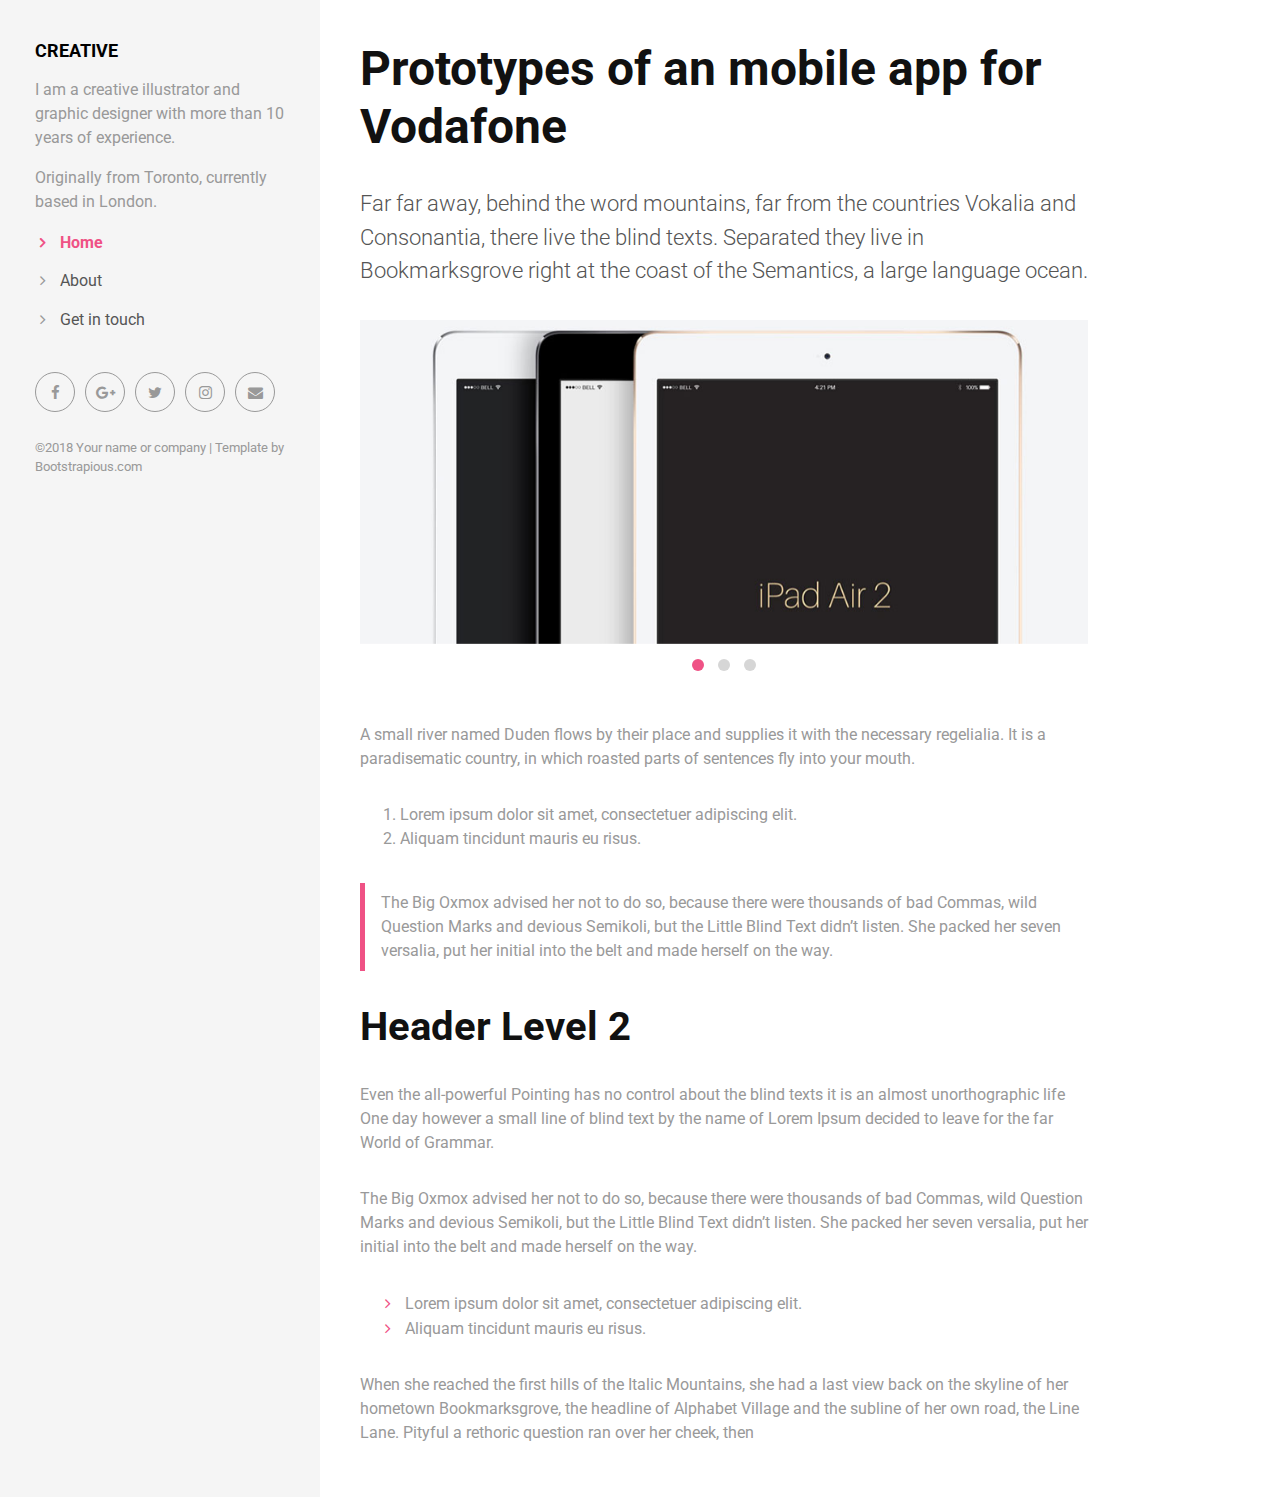
<file: detail.html>
<!DOCTYPE html>
<html>
</html>
<head>
  <meta charset="utf-8">
  <meta http-equiv="X-UA-Compatible" content="IE=edge">
  <title>Creative - Bootstrap Portfolio Theme by Bootstrapious.com</title>
  <meta name="description" content="">
  <meta name="viewport" content="width=device-width, initial-scale=1">
  <meta name="robots" content="all,follow">
  <!-- Bootstrap CSS-->
  <link rel="stylesheet" href="vendor/bootstrap/css/bootstrap.min.css">
  <!-- Font Awesome CSS-->
  <link rel="stylesheet" href="vendor/font-awesome/css/font-awesome.min.css">
  <!-- Google fonts - Roboto-->
  <link rel="stylesheet" href="https://fonts.googleapis.com/css?family=Roboto:400,300,700,400italic">
  <!-- owl carousel-->
  <link rel="stylesheet" href="vendor/owl.carousel/assets/owl.carousel.css">
  <link rel="stylesheet" href="vendor/owl.carousel/assets/owl.theme.default.css">
  <!-- theme stylesheet-->
  <link rel="stylesheet" href="css/style.default.css" id="theme-stylesheet">
  <!-- Custom stylesheet - for your changes-->
  <link rel="stylesheet" href="css/custom.css">
  <!-- Favicon-->
  <link rel="shortcut icon" href="img/favicon.png">
  <!-- Tweaks for older IEs--><!--[if lt IE 9]>
    <script src="https://oss.maxcdn.com/html5shiv/3.7.3/html5shiv.min.js"></script>
    <script src="https://oss.maxcdn.com/respond/1.4.2/respond.min.js"></script><![endif]-->
</head>
<body>
  <div id="all">
    <div class="container-fluid">
      <div class="row row-offcanvas row-offcanvas-left"> 
        <!--   *** SIDEBAR ***-->
        <div id="sidebar" class="col-md-4 col-lg-3 sidebar-offcanvas">
          <div class="sidebar-content">
            <h1 class="sidebar-heading"> <a href="index.html">Creative</a></h1>
            <p class="sidebar-p">I am a creative illustrator and graphic designer with more than 10 years of experience. </p>
            <p class="sidebar-p">Originally from Toronto, currently based in London. </p>
            <ul class="sidebar-menu">
                <!-- Link-->
                <li class="sidebar-item"><a href="index.html" class="sidebar-link active">Home</a></li>
                <!-- Link-->
                <li class="sidebar-item"><a href="about.html" class="sidebar-link">About</a></li>
                <!-- Link-->
                <li class="sidebar-item"><a href="contact.html" class="sidebar-link">Get in touch</a></li>
            </ul>
            <p class="social"><a href="#" data-animate-hover="pulse" class="external facebook"><i class="fa fa-facebook"></i></a><a href="#" data-animate-hover="pulse" class="external gplus"><i class="fa fa-google-plus"></i></a><a href="#" data-animate-hover="pulse" class="external twitter"><i class="fa fa-twitter"></i></a><a href="#" title="" class="external instagram"><i class="fa fa-instagram"></i></a><a href="#" data-animate-hover="pulse" class="email"><i class="fa fa-envelope"></i></a></p>
            <div class="copyright text-center text-md-left">
              <p class="credit">&copy;2018 Your name or company | Template by <a href="http://bootstrapious.com/portfolio-themes" class="external">Bootstrapious.com</a></p>
              <!-- Please do not remove the backlink to us, unless you support the development at http://bootstrapious.com/donate. It is part of the license conditions. Thanks for understanding :)        -->
            </div>
          </div>
        </div>
        <!--   *** SIDEBAR END ***  -->
        <!--   *** DETAIL ***-->
        <div class="col-md-8 col-lg-9 content-column white-background">
          <div class="small-navbar d-flex d-md-none">
            <button type="button" data-toggle="offcanvas" class="btn btn-outline-primary"> <i class="fa fa-align-left mr-2"></i>Menu</button>
            <h1 class="small-navbar-heading"> <a href="index.html">Creative </a></h1>
          </div>
          <div class="row">
            <div class="col-xl-10">
              <div class="content-column-content">
                <h1>Prototypes of an mobile app for Vodafone</h1>
                <p class="lead">Far far away, behind the word mountains, far from the countries Vokalia and Consonantia, there live the blind texts. Separated they live in Bookmarksgrove right at the coast of the Semantics, a large language ocean.</p>
                <div id="main-slider" class="owl-carousel owl-theme">
                  <div class="item"><img src="img/slider/3.jpg" alt="" class="img-fluid"></div>
                  <div class="item"><img src="img/slider/2.jpg" alt="" class="img-fluid"></div>
                  <div class="item"><img src="img/slider/1.jpg" alt="" class="img-fluid"></div>
                </div>
                <!-- /#main-slider-->
                <p>A small river named Duden flows by their place and supplies it with the necessary regelialia. It is a paradisematic country, in which roasted parts of sentences fly into your mouth.</p>
                <ol>
                  <li>Lorem ipsum dolor sit amet, consectetuer adipiscing elit.</li>
                  <li>Aliquam tincidunt mauris eu risus.</li>
                </ol>
                <blockquote class="blockquote">
                  <p class="mb-0">The Big Oxmox advised her not to do so, because there were thousands of bad Commas, wild Question Marks and devious Semikoli, but the Little Blind Text didn’t listen. She packed her seven versalia, put her initial into the belt and made herself on the way.</p>
                </blockquote>
                <h2>Header Level 2</h2>
                <p>Even the all-powerful Pointing has no control about the blind texts it is an almost unorthographic life One day however a small line of blind text by the name of Lorem Ipsum decided to leave for the far World of Grammar.</p>
                <p>The Big Oxmox advised her not to do so, because there were thousands of bad Commas, wild Question Marks and devious Semikoli, but the Little Blind Text didn’t listen. She packed her seven versalia, put her initial into the belt and made herself on the way.</p>
                <ul>
                  <li>Lorem ipsum dolor sit amet, consectetuer adipiscing elit.</li>
                  <li>Aliquam tincidunt mauris eu risus.</li>
                </ul>
                <p>When she reached the first hills of the Italic Mountains, she had a last view back on the skyline of her hometown Bookmarksgrove, the headline of Alphabet Village and the subline of her own road, the Line Lane. Pityful a rethoric question ran over her cheek, then</p>
              </div>
            </div>
          </div>
        </div>
      </div>
    </div>
  </div>
  <!-- JavaScript files-->
  <script src="vendor/jquery/jquery.min.js"></script>
  <script src="vendor/popper.js/umd/popper.min.js"> </script>
  <script src="vendor/bootstrap/js/bootstrap.min.js"></script>
  <script src="vendor/jquery.cookie/jquery.cookie.js"> </script>
  <script src="vendor/owl.carousel/owl.carousel.min.js"></script>
  <script src="vendor/masonry-layout/masonry.pkgd.min.js"></script>
  <script src="js/front.js"></script>
</body>
</file>
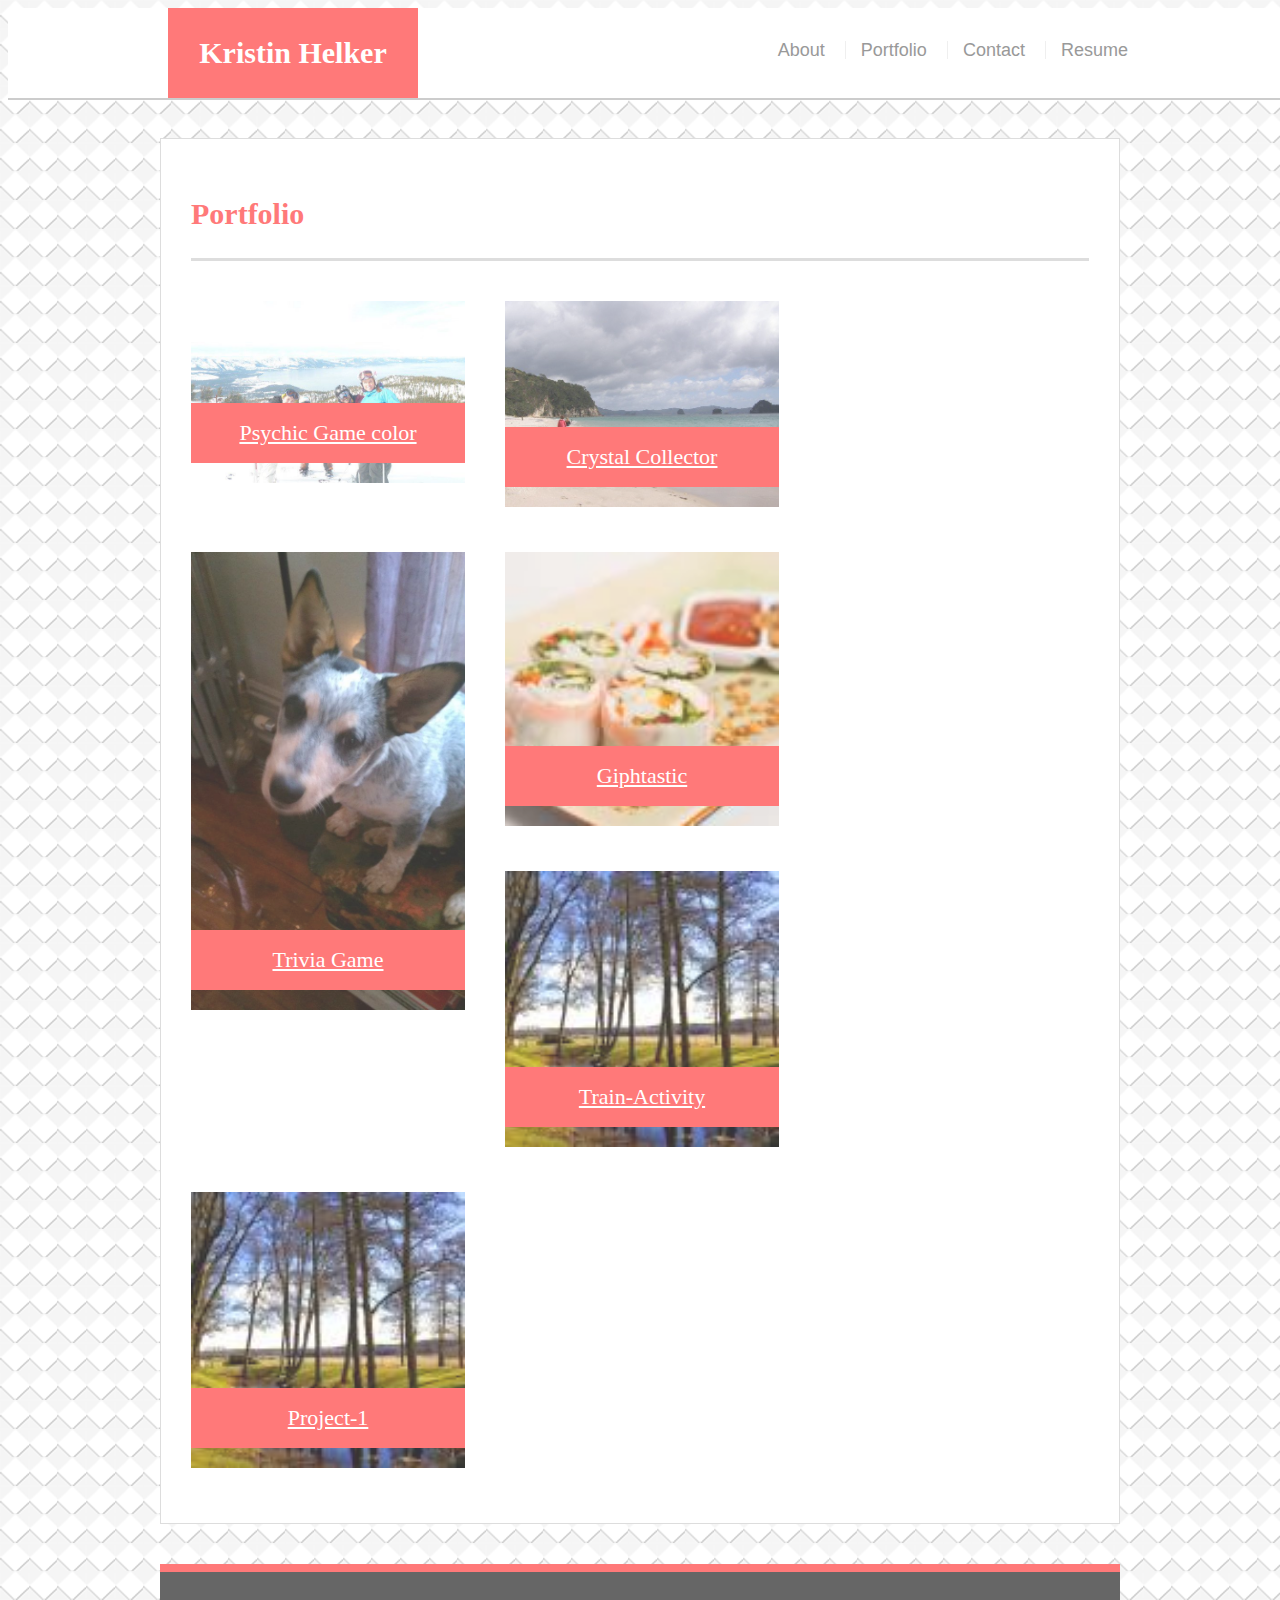
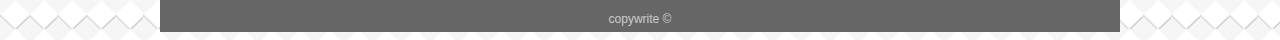
<file: portfolio.html>
</html>
<!DOCTYPE html>
<html lang="en-us">

<head>
    <meta charset="UTF-8">
    <title>HOMEWORK 1</title>
    <link rel="stylesheet" type="text/css" href="assets/css/style.css"> 
</head>
        
        <body>
                 <header id="masthead">
                    <div class="container">
                        <a href="index.html" id="logo">Kristin Helker</a>
                        <nav>
                            <a href="index.html">About</a> 
                            <a href="portfolio.html">Portfolio</a> 
                            <a href="contact.html">Contact</a>
                            <a href="resume.html">Resume</a>
        
                        </nav>
                </div>
            </header>
                <div id="main-container" class="container">
                        <section class="main-section">
                          <h1>Portfolio</h1>
                        
                        <div class="work">
                            <img src="assets/images/Mountain.jpg" alt="people on a mountain" />
                                          <h3><a href="https://klhelker.github.io/Psychic-Game/" style= color:white;>Psychic Game color</a></h3>
                                        </div>
                        <div class="work">
                            <img src="assets/images/newzealand.jpg" alt="beach" />
                                          <h3><a href="https://klhelker.github.io/unit-4-game/" style= color:white;>Crystal Collector</a></h3>
                                    </div>
                        <div class="work">
                            <img src="assets/images/Sarg.jpg" alt="small dog big ears" />
                                <h3><a href="https://klhelker.github.io/TriviaGame/" style= color:white;>Trivia Game</a></h3>
                                        </div>
                        <div class="work">
                            <img src="assets/images/sushi.jpg" alt="sushi" />
                                <h3><a href="https://klhelker.github.io/giphtastic/" style= color:white;>Giphtastic</a></h3>
                                        </div>
                        <div class="work">
                             <img src="assets/images/nature.jpg" alt="trees with river" />
                                <h3><a href=" https://klhelker.github.io/Train-Activity/" style= color:white;>Train-Activity</a></h3>
                                        </div>
                        <div class="work">
                            <img src="assets/images/nature.jpg" alt="trees with river" />
                                <h3><a href="https://brando5393.github.io/project-1/" style= color:white;>Project-1</a></h3>
                                                       
                                             
                                      </div>
                            </div>
                        </div>
                    </div>
                            <footer class="container">
                                copywrite &copy;
                            </div>
                            </footer>
                            </body>
                            </html>
</file>
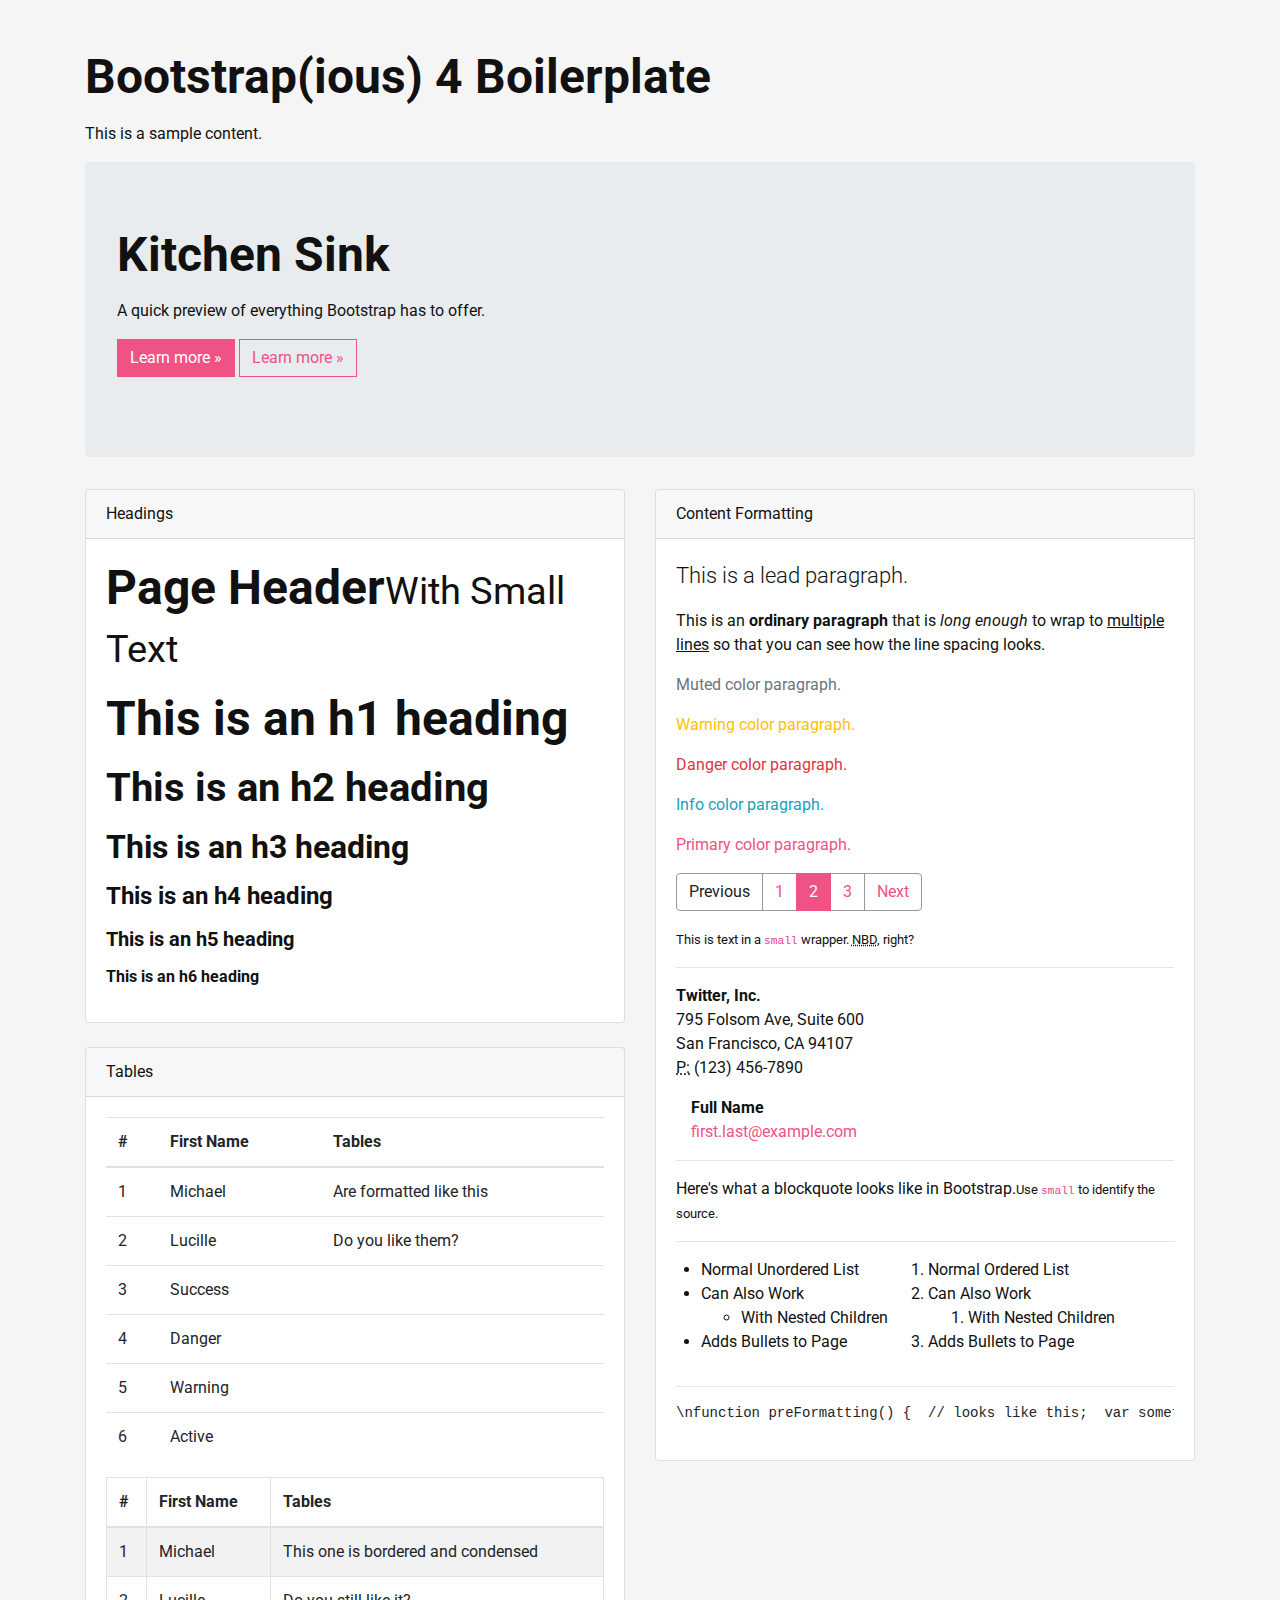
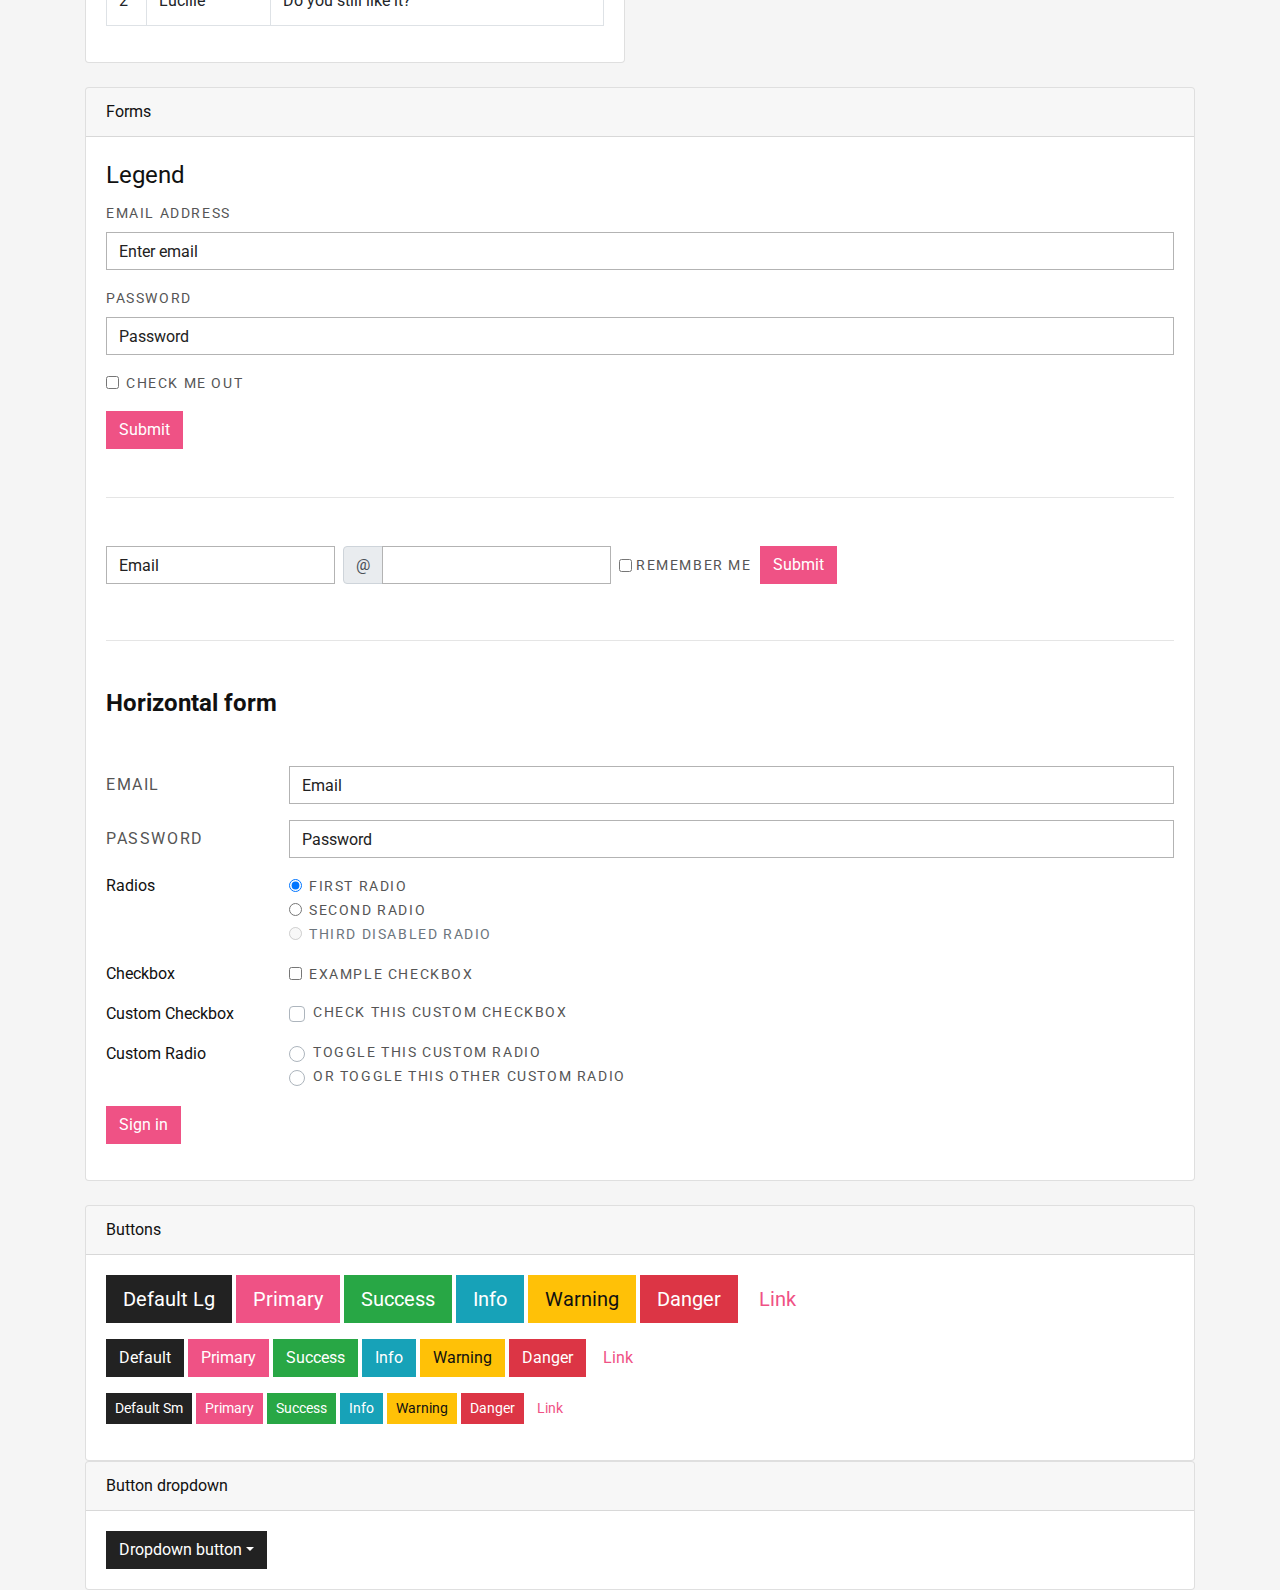
<file: test.html>
<!DOCTYPE html>
<html>
</html>
<head>
  <meta charset="utf-8">
  <meta http-equiv="X-UA-Compatible" content="IE=edge">
  <title>Creative - Bootstrap Portfolio Theme by Bootstrapious.com</title>
  <meta name="description" content="">
  <meta name="viewport" content="width=device-width, initial-scale=1">
  <meta name="robots" content="all,follow">
  <!-- Bootstrap CSS-->
  <link rel="stylesheet" href="vendor/bootstrap/css/bootstrap.min.css">
  <!-- Font Awesome CSS-->
  <link rel="stylesheet" href="vendor/font-awesome/css/font-awesome.min.css">
  <!-- Google fonts - Roboto-->
  <link rel="stylesheet" href="https://fonts.googleapis.com/css?family=Roboto:400,300,700,400italic">
  <!-- owl carousel-->
  <link rel="stylesheet" href="vendor/owl.carousel/assets/owl.carousel.css">
  <link rel="stylesheet" href="vendor/owl.carousel/assets/owl.theme.default.css">
  <!-- theme stylesheet-->
  <link rel="stylesheet" href="css/style.default.css" id="theme-stylesheet">
  <!-- Custom stylesheet - for your changes-->
  <link rel="stylesheet" href="css/custom.css">
  <!-- Favicon-->
  <link rel="shortcut icon" href="img/favicon.png">
  <!-- Tweaks for older IEs--><!--[if lt IE 9]>
    <script src="https://oss.maxcdn.com/html5shiv/3.7.3/html5shiv.min.js"></script>
    <script src="https://oss.maxcdn.com/respond/1.4.2/respond.min.js"></script><![endif]-->
</head>
<body>
  <div id="all">
    <div class="container">
      <h1 class="mt-5">Bootstrap(ious) 4 Boilerplate</h1>
      <p>This is a sample content.</p>
    </div>
    <div class="container">
      <div class="jumbotron">
        <h1>Kitchen Sink</h1>
        <p>A quick preview of everything Bootstrap has to offer.</p>
        <p><a href="#" class="btn btn-primary btn-large">Learn more »</a> <a href="#" class="btn btn-outline-primary btn-large">Learn more »</a></p>
      </div>
      <div class="row">
        <div class="col-lg-6">
          <div id="headings" class="card mb-4">
            <div class="card-header">Headings</div>
            <div class="card-body">
              <h1 class="page-header">Page Header<small>With Small Text</small></h1>
              <h1>This is an h1 heading</h1>
              <h2>This is an h2 heading</h2>
              <h3>This is an h3 heading</h3>
              <h4>This is an h4 heading</h4>
              <h5>This is an h5 heading</h5>
              <h6>This is an h6 heading</h6>
            </div>
          </div>
          <div id="tables" class="card mb-4">
            <div class="card-header">Tables</div>
            <div class="card-body">
              <table class="table table-hover">
                <thead>
                  <tr>
                    <th>#</th>
                    <th>First Name</th>
                    <th>Tables</th>
                  </tr>
                </thead>
                <tbody>
                  <tr>
                    <td>1</td>
                    <td>Michael</td>
                    <td>Are formatted like this</td>
                  </tr>
                  <tr>
                    <td>2</td>
                    <td>Lucille</td>
                    <td>Do you like them?</td>
                  </tr>
                  <tr class="success">
                    <td>3</td>
                    <td>Success</td>
                    <td></td>
                  </tr>
                  <tr class="danger">
                    <td>4</td>
                    <td>Danger</td>
                    <td></td>
                  </tr>
                  <tr class="warning">
                    <td>5</td>
                    <td>Warning</td>
                    <td></td>
                  </tr>
                  <tr class="active">
                    <td>6</td>
                    <td>Active</td>
                    <td></td>
                  </tr>
                </tbody>
              </table>
              <table class="table table-striped table-bordered table-condensed">
                <thead>
                  <tr>
                    <th>#</th>
                    <th>First Name</th>
                    <th>Tables</th>
                  </tr>
                </thead>
                <tbody>
                  <tr>
                    <td>1</td>
                    <td>Michael</td>
                    <td>This one is bordered and condensed</td>
                  </tr>
                  <tr>
                    <td>2</td>
                    <td>Lucille</td>
                    <td>Do you still like it?</td>
                  </tr>
                </tbody>
              </table>
            </div>
          </div>
        </div>
        <div class="col-lg-6">
          <div id="content-formatting" class="card mb-4">
            <div class="card-header">Content Formatting</div>
            <div class="card-body">
              <p class="lead">This is a lead paragraph.</p>
              <p>This is an <b>ordinary paragraph</b> that is <i>long enough</i> to wrap to 
                <u>multiple lines</u> so that you can see how the line spacing looks.
              </p>
              <p class="text-muted">Muted color paragraph.</p>
              <p class="text-warning">Warning color paragraph.</p>
              <p class="text-danger">Danger color paragraph.</p>
              <p class="text-info">Info color paragraph.</p>
              <p class="text-primary">Primary color paragraph.</p>
              <nav aria-label="...">
                <ul class="pagination">
                  <li class="page-item disabled"><span class="page-link">Previous</span></li>
                  <li class="page-item"><a href="#" class="page-link">1</a></li>
                  <li class="page-item active"><span class="page-link">2<span class="sr-only">(current)</span></span></li>
                  <li class="page-item"><a href="#" class="page-link">3</a></li>
                  <li class="page-item"><a href="#" class="page-link">Next</a></li>
                </ul>
              </nav>
              <p><small>This is text in a <code>small</code> wrapper. <abbr title="No Big Deal">NBD</abbr>, right?</small></p>
              <hr>
              <address><strong>Twitter, Inc.</strong><br> 795 Folsom Ave, Suite 600<br> San Francisco, CA 94107<br><abbr title="Phone">P:</abbr> (123) 456-7890</address>
              <address class="col-6"><strong>Full Name</strong><br><a href="mailto:#">first.last@example.com</a></address>
              <hr>
              <blockquote>Here's what a blockquote looks like in Bootstrap.<small>Use <code>small</code> to identify the source.</small></blockquote>
              <hr>
              <div class="row">
                <div class="col-xs-6">
                  <ul>
                    <li>Normal Unordered List</li>
                    <li>Can Also Work
                      <ul>
                        <li>With Nested Children</li>
                      </ul>
                    </li>
                    <li>Adds Bullets to Page</li>
                  </ul>
                </div>
                <div class="col-xs-6">
                  <ol>
                    <li>Normal Ordered List</li>
                    <li>Can Also Work
                      <ol>
                        <li>With Nested Children</li>
                      </ol>
                    </li>
                    <li>Adds Bullets to Page</li>
                  </ol>
                </div>
              </div>
              <hr>
              <pre>\nfunction preFormatting() {  // looks like this;  var something = somethingElse;  return true;}                        </pre>
            </div>
          </div>
        </div>
      </div>
      <div id="forms" class="card mb-4">
        <div class="card-header">Forms</div>
        <div class="card-body">
          <form>
            <fieldset>
              <legend>Legend</legend>
              <div class="form-group">
                <label for="exampleInputEmail">Email address</label>
                <input id="exampleInputEmail" type="text" placeholder="Enter email" class="form-control">
              </div>
              <div class="form-group">
                <label for="exampleInputPassword">Password</label>
                <input id="exampleInputPassword" type="password" placeholder="Password" class="form-control">
              </div>
              <div class="form-check form-group">
                <input id="checkbox-1" type="checkbox" class="form-check-input">
                <label for="checkbox-1" class="form-check-label">Check me out</label>
              </div>
              <button type="submit" class="btn btn-primary">Submit</button>
            </fieldset>
          </form>
          <hr class="my-5">
          <form class="form-inline">
            <input type="text" placeholder="Email" class="form-control mb-2 mr-sm-2">
            <label for="inlineFormInputGroupUsername2" class="sr-only">Username</label>
            <div class="input-group mb-2 mr-sm-2">
              <div class="input-group-prepend">
                <div class="input-group-text">@</div>
              </div>
              <input id="inlineFormInputGroupUsername2" type="text" class="form-control">
            </div>
            <div class="form-check mb-2 mr-sm-2">
              <input id="inlineFormCheck" type="checkbox" class="form-check-input">
              <label for="inlineFormCheck" class="form-check-label">Remember me</label>
            </div>
            <button type="submit" class="btn btn-primary mb-2">Submit</button>
          </form>
          <hr class="my-5">
          <h4 class="mb-5">Horizontal form</h4>
          <form>
            <div class="form-group row">
              <label for="inputEmail3" class="col-sm-2 col-form-label">Email</label>
              <div class="col-sm-10">
                <input id="inputEmail3" type="email" placeholder="Email" class="form-control">
              </div>
            </div>
            <div class="form-group row">
              <label for="inputPassword3" class="col-sm-2 col-form-label">Password</label>
              <div class="col-sm-10">
                <input id="inputPassword3" type="password" placeholder="Password" class="form-control">
              </div>
            </div>
            <fieldset class="form-group">
              <div class="row">
                <legend class="col-form-label col-sm-2 pt-0">Radios</legend>
                <div class="col-sm-10">
                  <div class="form-check">
                    <input id="gridRadios1" type="radio" name="gridRadios" value="option1" checked="" class="form-check-input">
                    <label for="gridRadios1" class="form-check-label">First radio</label>
                  </div>
                  <div class="form-check">
                    <input id="gridRadios2" type="radio" name="gridRadios" value="option2" class="form-check-input">
                    <label for="gridRadios2" class="form-check-label">Second radio</label>
                  </div>
                  <div class="form-check disabled">
                    <input id="gridRadios3" type="radio" name="gridRadios" value="option3" disabled="" class="form-check-input">
                    <label for="gridRadios3" class="form-check-label">Third disabled radio</label>
                  </div>
                </div>
              </div>
            </fieldset>
            <div class="form-group row">
              <div class="col-sm-2">Checkbox</div>
              <div class="col-sm-10">
                <div class="form-check">
                  <input id="gridCheck1" type="checkbox" class="form-check-input">
                  <label for="gridCheck1" class="form-check-label">Example checkbox</label>
                </div>
              </div>
            </div>
            <div class="form-group row">                                   
              <div class="col-sm-2">Custom Checkbox</div>
              <div class="col-sm-10">
                <div class="custom-control custom-checkbox">
                  <input id="customCheck1" type="checkbox" class="custom-control-input">
                  <label for="customCheck1" class="custom-control-label">Check this custom checkbox</label>
                </div>
              </div>
            </div>
            <div class="form-group row">                                   
              <div class="col-sm-2">Custom Radio</div>
              <div class="col-sm-10">
                <div class="custom-control custom-radio">
                  <input id="customRadio1" type="radio" name="customRadio" class="custom-control-input">
                  <label for="customRadio1" class="custom-control-label">Toggle this custom radio</label>
                </div>
                <div class="custom-control custom-radio">
                  <input id="customRadio2" type="radio" name="customRadio" class="custom-control-input">
                  <label for="customRadio2" class="custom-control-label">Or toggle this other custom radio</label>
                </div>
              </div>
            </div>
            <div class="form-group row">
              <div class="col-sm-10">
                <button type="submit" class="btn btn-primary">Sign in</button>
              </div>
            </div>
          </form>
        </div>
      </div>
      <div id="buttons" class="card">
        <div class="card-header">Buttons</div>
        <div class="card-body">
          <p>
            <button type="button" class="btn btn-lg btn-secondary">Default Lg</button>
            <button type="button" class="btn btn-lg btn-primary">Primary</button>
            <button type="button" class="btn btn-lg btn-success">Success</button>
            <button type="button" class="btn btn-lg btn-info">Info</button>
            <button type="button" class="btn btn-lg btn-warning">Warning</button>
            <button type="button" class="btn btn-lg btn-danger">Danger</button>
            <button type="button" class="btn btn-lg btn-link">Link</button>
          </p>
          <p>
            <button type="button" class="btn btn-secondary">Default </button>
            <button type="button" class="btn btn-primary">Primary</button>
            <button type="button" class="btn btn-success">Success</button>
            <button type="button" class="btn btn-info">Info</button>
            <button type="button" class="btn btn-warning">Warning</button>
            <button type="button" class="btn btn-danger">Danger</button>
            <button type="button" class="btn btn-link">Link</button>
          </p>
          <p>
            <button type="button" class="btn btn-sm btn-secondary">Default Sm</button>
            <button type="button" class="btn btn-sm btn-primary">Primary</button>
            <button type="button" class="btn btn-sm btn-success">Success</button>
            <button type="button" class="btn btn-sm btn-info">Info</button>
            <button type="button" class="btn btn-sm btn-warning">Warning</button>
            <button type="button" class="btn btn-sm btn-danger">Danger</button>
            <button type="button" class="btn btn-sm btn-link">Link</button>
          </p>
        </div>
      </div>
      <div class="card">
        <div class="card-header">Button dropdown</div>
        <div class="card-body">
          <div class="dropdown">
            <button id="dropdownMenuButton" type="button" data-toggle="dropdown" aria-haspopup="true" aria-expanded="false" class="btn btn-secondary dropdown-toggle">Dropdown button</button>
            <div aria-labelledby="dropdownMenuButton" class="dropdown-menu"><a href="#" class="dropdown-item">Action</a><a href="#" class="dropdown-item">Another action</a><a href="#" class="dropdown-item">Something else here</a></div>
          </div>
        </div>
      </div>
    </div>
  </div>
  <!-- JavaScript files-->
  <script src="vendor/jquery/jquery.min.js"></script>
  <script src="vendor/popper.js/umd/popper.min.js"> </script>
  <script src="vendor/bootstrap/js/bootstrap.min.js"></script>
  <script src="vendor/jquery.cookie/jquery.cookie.js"> </script>
  <script src="vendor/owl.carousel/owl.carousel.min.js"></script>
  <script src="vendor/masonry-layout/masonry.pkgd.min.js"></script>
  <script src="js/front.js"></script>
</body>
</file>
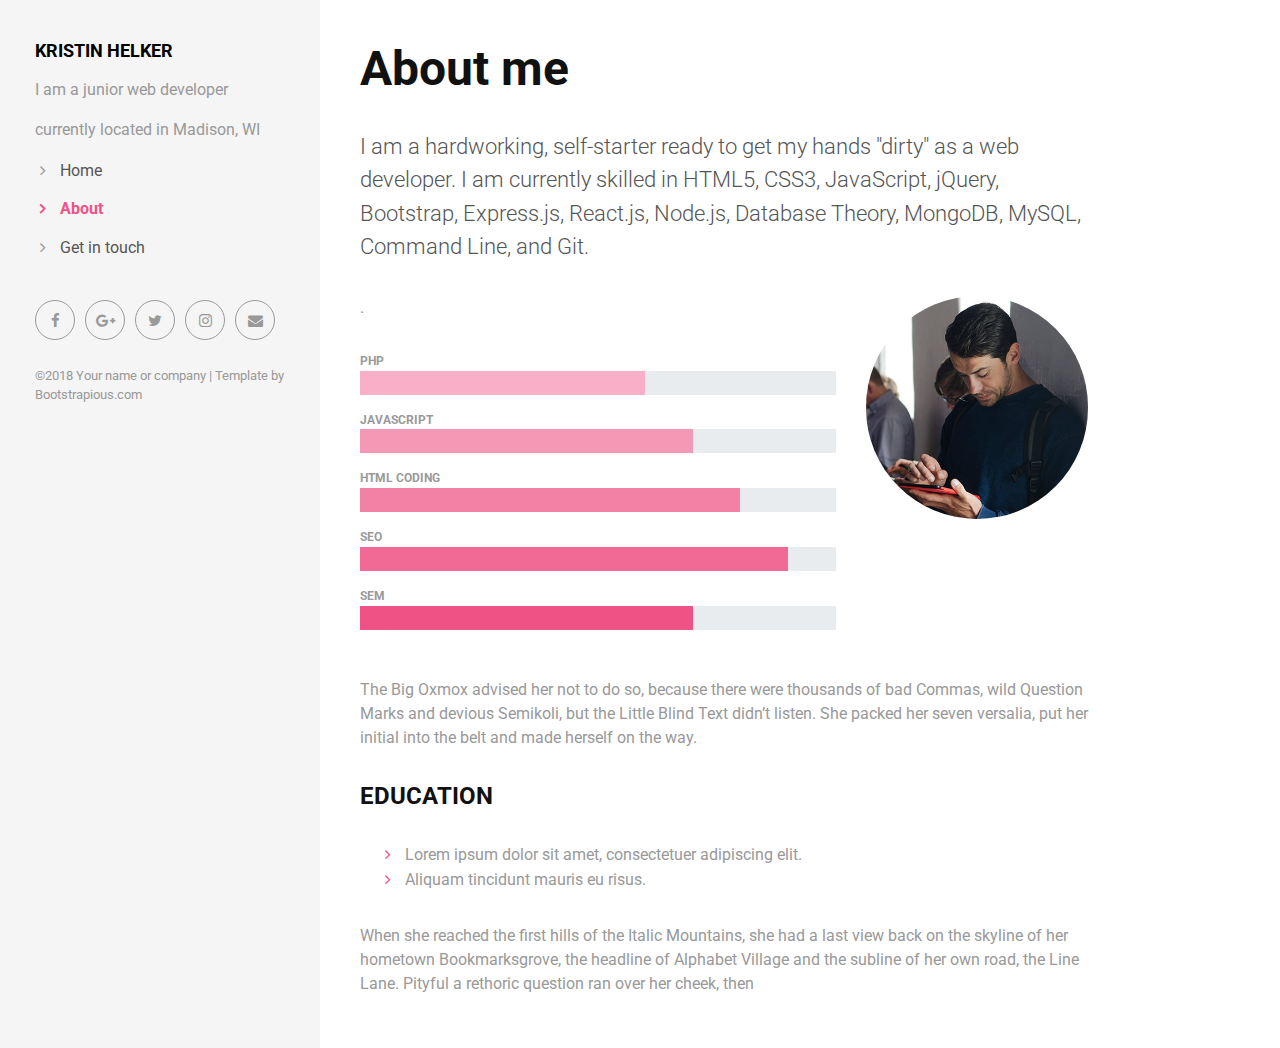
<file: distribution/about.html>
<!DOCTYPE html>
<html>
</html>
<head>
  <meta charset="utf-8">
  <meta http-equiv="X-UA-Compatible" content="IE=edge">
  <title>Creative - Bootstrap Portfolio Theme by Bootstrapious.com</title>
  <meta name="description" content="">
  <meta name="viewport" content="width=device-width, initial-scale=1">
  <meta name="robots" content="all,follow">
  <!-- Bootstrap CSS-->
  <link rel="stylesheet" href="vendor/bootstrap/css/bootstrap.min.css">
  <!-- Font Awesome CSS-->
  <link rel="stylesheet" href="vendor/font-awesome/css/font-awesome.min.css">
  <!-- Google fonts - Roboto-->
  <link rel="stylesheet" href="https://fonts.googleapis.com/css?family=Roboto:400,300,700,400italic">
  <!-- owl carousel-->
  <link rel="stylesheet" href="vendor/owl.carousel/assets/owl.carousel.css">
  <link rel="stylesheet" href="vendor/owl.carousel/assets/owl.theme.default.css">
  <!-- theme stylesheet-->
  <link rel="stylesheet" href="css/style.default.css" id="theme-stylesheet">
  <!-- Custom stylesheet - for your changes-->
  <link rel="stylesheet" href="css/custom.css">
  <!-- Favicon-->
  <link rel="shortcut icon" href="img/favicon.png">
  <!-- Tweaks for older IEs--><!--[if lt IE 9]>
    <script src="https://oss.maxcdn.com/html5shiv/3.7.3/html5shiv.min.js"></script>
    <script src="https://oss.maxcdn.com/respond/1.4.2/respond.min.js"></script><![endif]-->
</head>
<body>
  <div id="all">
    <div class="container-fluid">
      <div class="row row-offcanvas row-offcanvas-left"> 
        <!--   *** SIDEBAR ***-->
        <div id="sidebar" class="col-md-4 col-lg-3 sidebar-offcanvas">
          <div class="sidebar-content">
            <h1 class="sidebar-heading"> <a href="index.html">KRISTIN HELKER</a></h1>
            <p class="sidebar-p">I am a junior web developer</p> </p>
            <p class="sidebar-p">currently located in Madison, WI</p>
            <ul class="sidebar-menu">
                <!-- Link-->
                <li class="sidebar-item"><a href="index.html" class="sidebar-link">Home</a></li>
                <!-- Link-->
                <li class="sidebar-item"><a href="about.html" class="sidebar-link active">About</a></li>
                <!-- Link-->
                <li class="sidebar-item"><a href="contact.html" class="sidebar-link">Get in touch</a></li>
            </ul>
            <p class="social"><a href="#" data-animate-hover="pulse" class="external facebook"><i class="fa fa-facebook"></i></a><a href="#" data-animate-hover="pulse" class="external gplus"><i class="fa fa-google-plus"></i></a><a href="#" data-animate-hover="pulse" class="external twitter"><i class="fa fa-twitter"></i></a><a href="#" title="" class="external instagram"><i class="fa fa-instagram"></i></a><a href="#" data-animate-hover="pulse" class="email"><i class="fa fa-envelope"></i></a></p>
            <div class="copyright text-center text-md-left">
              <p class="credit">&copy;2018 Your name or company | Template by <a href="http://bootstrapious.com/portfolio-themes" class="external">Bootstrapious.com</a></p>
              <!-- Please do not remove the backlink to us, unless you support the development at http://bootstrapious.com/donate. It is part of the license conditions. Thanks for understanding :)        -->
            </div>
          </div>
        </div>
        <!--   *** SIDEBAR END ***  -->
        <!--   *** DETAIL ***-->
        <div class="col-md-8 col-lg-9 content-column white-background">
          <div class="small-navbar d-flex d-md-none">
            <button type="button" data-toggle="offcanvas" class="btn btn-outline-primary"> <i class="fa fa-align-left mr-2"></i>Menu</button>
            <h1 class="small-navbar-heading"> <a href="index.html">Creative </a></h1>
          </div>
          <div class="row">
            <div class="col-xl-10">
              <div class="content-column-content">
                <h1>About me</h1>
                <p class="lead">I am a hardworking, self-starter ready to get my hands "dirty" as a web developer.  I am currently skilled in HTML5, CSS3, JavaScript, jQuery, Bootstrap, Express.js, React.js, Node.js, Database Theory, MongoDB, MySQL, Command Line, and Git.</p>
                <div class="row">
                  <div class="col-lg-8">
                    <p> .</p>
                    <div class="skill-item">
                      <div class="progress-title">PHP</div>
                      <div class="progress">
                        <div role="progressbar" aria-valuenow="60" aria-valuemin="0" aria-valuemax="100" style="width: 60%;" class="progress-bar progress-bar-skill1"><span class="sr-only">60</span></div>
                      </div>
                    </div>
                    <div class="skill-item">
                      <div class="progress-title">Javascript</div>
                      <div class="progress">
                        <div role="progressbar" aria-valuenow="70" aria-valuemin="0" aria-valuemax="100" style="width: 70%;" class="progress-bar progress-bar-skill2"><span class="sr-only">70</span></div>
                      </div>
                    </div>
                    <div class="skill-item">
                      <div class="progress-title">HTML coding</div>
                      <div class="progress">
                        <div role="progressbar" aria-valuenow="80" aria-valuemin="0" aria-valuemax="100" style="width: 80%;" class="progress-bar progress-bar-skill3"><span class="sr-only">80</span></div>
                      </div>
                    </div>
                    <div class="skill-item">
                      <div class="progress-title">SEO</div>
                      <div class="progress">
                        <div role="progressbar" aria-valuenow="90" aria-valuemin="0" aria-valuemax="100" style="width: 90%;" class="progress-bar progress-bar-skill4"><span class="sr-only">90</span></div>
                      </div>
                    </div>
                    <div class="skill-item">
                      <div class="progress-title">SEM</div>
                      <div class="progress">
                        <div role="progressbar" aria-valuenow="70" aria-valuemin="0" aria-valuemax="100" style="width: 70%;" class="progress-bar progress-bar-skill5"><span class="sr-only">70</span></div>
                      </div>
                    </div>
                  </div>
                  <div class="col-md-4">
                    <p><img src="img/about.jpg" alt="This is me" class="image rounded-circle img-fluid"></p>
                  </div>
                </div>
                <p>The Big Oxmox advised her not to do so, because there were thousands of bad Commas, wild Question Marks and devious Semikoli, but the Little Blind Text didn’t listen. She packed her seven versalia, put her initial into the belt and made herself on the way.</p>
                <h4 class="text-uppercase">Education</h4>
                <ul>
                  <li>Lorem ipsum dolor sit amet, consectetuer adipiscing elit.</li>
                  <li>Aliquam tincidunt mauris eu risus.</li>
                </ul>
                <p>When she reached the first hills of the Italic Mountains, she had a last view back on the skyline of her hometown Bookmarksgrove, the headline of Alphabet Village and the subline of her own road, the Line Lane. Pityful a rethoric question ran over her cheek, then</p>
              </div>
            </div>
          </div>
        </div>
      </div>
    </div>
  </div>
  <!-- JavaScript files-->
  <script src="vendor/jquery/jquery.min.js"></script>
  <script src="vendor/popper.js/umd/popper.min.js"> </script>
  <script src="vendor/bootstrap/js/bootstrap.min.js"></script>
  <script src="vendor/jquery.cookie/jquery.cookie.js"> </script>
  <script src="vendor/owl.carousel/owl.carousel.min.js"></script>
  <script src="vendor/masonry-layout/masonry.pkgd.min.js"></script>
  <script src="js/front.js"></script>
</body>
</file>
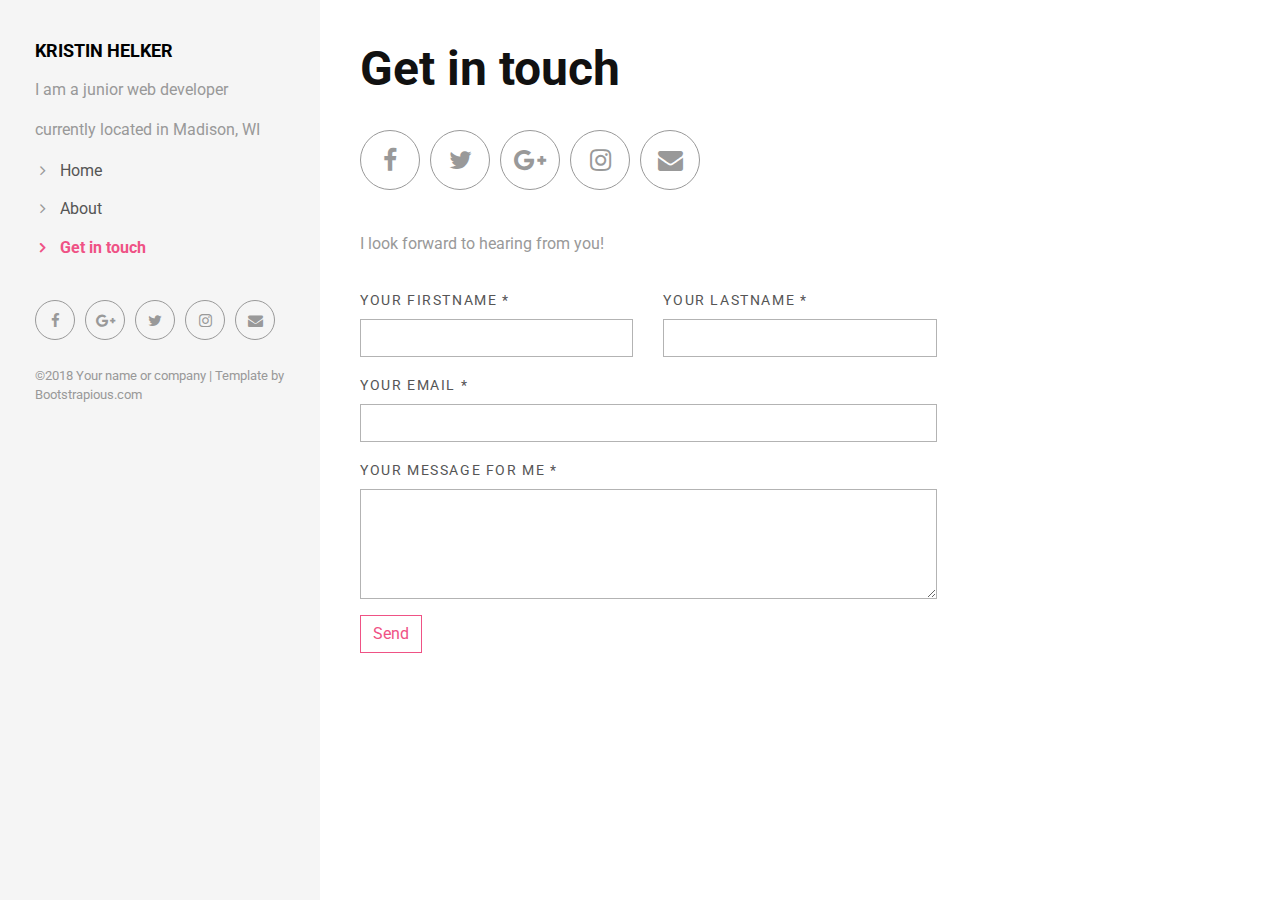
<file: distribution/contact.html>
<!DOCTYPE html>
<html>
</html>
<head>
  <meta charset="utf-8">
  <meta http-equiv="X-UA-Compatible" content="IE=edge">
  <title>Creative - Bootstrap Portfolio Theme by Bootstrapious.com</title>
  <meta name="description" content="">
  <meta name="viewport" content="width=device-width, initial-scale=1">
  <meta name="robots" content="all,follow">
  <!-- Bootstrap CSS-->
  <link rel="stylesheet" href="vendor/bootstrap/css/bootstrap.min.css">
  <!-- Font Awesome CSS-->
  <link rel="stylesheet" href="vendor/font-awesome/css/font-awesome.min.css">
  <!-- Google fonts - Roboto-->
  <link rel="stylesheet" href="https://fonts.googleapis.com/css?family=Roboto:400,300,700,400italic">
  <!-- owl carousel-->
  <link rel="stylesheet" href="vendor/owl.carousel/assets/owl.carousel.css">
  <link rel="stylesheet" href="vendor/owl.carousel/assets/owl.theme.default.css">
  <!-- theme stylesheet-->
  <link rel="stylesheet" href="css/style.default.css" id="theme-stylesheet">
  <!-- Custom stylesheet - for your changes-->
  <link rel="stylesheet" href="css/custom.css">
  <!-- Favicon-->
  <link rel="shortcut icon" href="img/favicon.png">
  <!-- Tweaks for older IEs--><!--[if lt IE 9]>
    <script src="https://oss.maxcdn.com/html5shiv/3.7.3/html5shiv.min.js"></script>
    <script src="https://oss.maxcdn.com/respond/1.4.2/respond.min.js"></script><![endif]-->
</head>
<body>
  <div id="all">
    <div class="container-fluid">
      <div class="row row-offcanvas row-offcanvas-left"> 
        <!--   *** SIDEBAR ***-->
        <div id="sidebar" class="col-md-4 col-lg-3 sidebar-offcanvas">
          <div class="sidebar-content">
            <h1 class="sidebar-heading"> <a href="index.html">KRISTIN HELKER</a></h1>
            <p class="sidebar-p">I am a junior web developer</p>
            <p class="sidebar-p">currently located in Madison, WI</p>
            <ul class="sidebar-menu">
                <!-- Link-->
                <li class="sidebar-item"><a href="index.html" class="sidebar-link">Home</a></li>
                <!-- Link-->
                <li class="sidebar-item"><a href="about.html" class="sidebar-link">About</a></li>
                <!-- Link-->
                <li class="sidebar-item"><a href="contact.html" class="sidebar-link active">Get in touch</a></li>
            </ul>
            <p class="social"><a href="#" data-animate-hover="pulse" class="external facebook"><i class="fa fa-facebook"></i></a><a href="#" data-animate-hover="pulse" class="external gplus"><i class="fa fa-google-plus"></i></a><a href="#" data-animate-hover="pulse" class="external twitter"><i class="fa fa-twitter"></i></a><a href="#" title="" class="external instagram"><i class="fa fa-instagram"></i></a><a href="#" data-animate-hover="pulse" class="email"><i class="fa fa-envelope"></i></a></p>
            <div class="copyright text-center text-md-left">
              <p class="credit">&copy;2018 Your name or company | Template by <a href="http://bootstrapious.com/portfolio-themes" class="external">Bootstrapious.com</a></p>
              <!-- Please do not remove the backlink to us, unless you support the development at http://bootstrapious.com/donate. It is part of the license conditions. Thanks for understanding :)        -->
            </div>
          </div>
        </div>
        <!--   *** SIDEBAR END ***  -->
        <!--   *** DETAIL ***-->
        <div class="col-md-8 col-lg-9 content-column white-background">
          <div class="small-navbar d-flex d-md-none">
            <button type="button" data-toggle="offcanvas" class="btn btn-outline-primary"> <i class="fa fa-align-left mr-2"></i>Menu</button>
            <h1 class="small-navbar-heading"> <a href="index.html">Creative </a></h1>
          </div>
          <div class="row">
            <div class="col-lg-8">
              <div class="content-column-content">
                <h1>Get in touch</h1>
                <p class="lead"></h4>
                <p class="social social--big"><a href="#" title="" class="facebook"><i class="fa fa-facebook"></i></a><a href="#" title="" class="twitter"><i class="fa fa-twitter"></i></a><a href="#" title="" class="gplus"><i class="fa fa-google-plus"></i></a><a href="#" title="" class="instagram"><i class="fa fa-instagram"></i></a><a href="#" title="" class="email"><i class="fa fa-envelope"></i></a></p>
               
                <p>I look forward to hearing from you!</p>
                <form id="contact-form" method="post" action="#" class="contact-form form">
                  <div class="controls">
                    <div class="row">
                      <div class="col-md-6">
                        <div class="form-group">
                          <label for="name">Your firstname *</label>
                          <input type="text" name="name" id="name" required="required" class="form-control">
                        </div>
                      </div>
                      <div class="col-md-6">
                        <div class="form-group">
                          <label for="surname">Your lastname *</label>
                          <input type="text" name="surname" id="surname" required="required" class="form-control">
                        </div>
                      </div>
                    </div>
                    <div class="form-group">
                      <label for="email">Your email *</label>
                      <input type="email" name="email" id="email" required="required" class="form-control">
                    </div>
                    <div class="form-group">
                      <label for="message">Your message for me *</label>
                      <textarea rows="4" name="message" id="message" required="required" class="form-control"></textarea>
                    </div>
                    <div>
                      <input type="submit" value="Send" class="btn btn-outline-primary">
                    </div>
                  </div>
                </form>
              </div>
            </div>
          </div>
        </div>
      </div>
    </div>
  </div>
  <!-- JavaScript files-->
  <script src="vendor/jquery/jquery.min.js"></script>
  <script src="vendor/popper.js/umd/popper.min.js"> </script>
  <script src="vendor/bootstrap/js/bootstrap.min.js"></script>
  <script src="vendor/jquery.cookie/jquery.cookie.js"> </script>
  <script src="vendor/owl.carousel/owl.carousel.min.js"></script>
  <script src="vendor/masonry-layout/masonry.pkgd.min.js"></script>
  <script src="js/front.js"></script>
</body>
</file>
<file: css/custom.css>
/* your styles go here */
</file>
<file: distribution/css/custom.css>
/* your styles go here */
</file>
<file: assets/css/style.css>
body {
  font-family: Arial, "Helvetica Neue", Helvetica, sans-serif;
  font-size: 18px;
  line-height: 34px;
  color: #777777;
  background: url("../images/embossed-diamond.png")
}

* {
  box-sizing: border-box;
}

.container {
  width: 100%;
  max-width: 960px;
  margin: 0 auto;
  clear: both;
}

h1,
h2,
h3,
p {
  margin-bottom: 20px;
}

p:last-child {
  margin-bottom: 0;
}

h1,
h2,
h3 {
  font-family: Georgia, Times, "Times New Roman", serif;
  font-weight: 700;
  color: #ff7979;
}

h1 {
  padding-bottom: 20px;
  font-size: 30px;
  line-height: 49px;
  border-bottom: 3px solid #dddddd;
}

h2,
h3 {
  font-size: 22px;
}

#masthead {
  position: fixed;
  z-index: 99;
  width: 100%;
  margin: 0 0 30px;
  overflow: auto;
  color: #ffffff;
  background: #ffffff;
  border-bottom: 2px solid #cccccc;
}

#logo {
  float: left;
  width: 250px;
  height: 90px;
  font-family: Georgia, Times, "Times New Roman", serif;
  font-size: 30px;
  font-weight: 700;
  line-height: 90px;
  color: #ffffff;
  text-align: center;
  text-decoration: none;
  background: #ff7979;
}

nav {
  float: right;
  margin-top: 25px;
}

nav a {
  display: inline-block;
  padding-left: 15px;
  margin-left: 15px;
  line-height: 18px;
  color: #999;
  text-decoration: none;
  border-left: 1px solid #efefef;
}

nav a:first-child {
  border-left: 0 none;
}


footer {
  padding: 30px 0;
  clear: both;
  font-size: 12px;
  color: #ffffff;
  color: #cccccc;
  text-align: center;
  background: #666666;
  border-top: 8px solid #ff7979;
  height: 50px;
}

h3, h2 {
  padding-bottom: 20px;
  margin-bottom: 15px;
  line-height: 22px;
  border-bottom: 2px solid #eeeeee;
  
}


#main-container {
  padding-top: 130px;
  min-height: calc(100vh - 70px);
}

.main-section {
  float: left;
  width: 100%;
  max-width: 960px;
  padding: 30px;
  margin: 0 0 40px;
  background: #ffffff;
  border: 1px solid #dddddd;
}

/* portfolio page */

.work {
  position: relative;
  float: left;
  width: 274px;
  margin: 20px 0 25px;
  overflow: auto;
}

.work:nth-child(even) {
  margin-right: 40px;
}

.work img {
  width: 100%;
  border: 0 none;
  opacity: 0.8;
}

.work h3 {
  position: absolute;
  bottom: 20px;
  width: 100%;
  padding: 15px;
  margin-bottom: 0;
  font-weight: 300;
  line-height: 30px;
  color: #ffffff;
  text-align: center;
  background: #ff7979;
  border-bottom: 0;
}

.auth-image {
  float: left;
  width: 200px;
  height: auto;
  margin-top: 10px;
  margin-right: 25px;
}

/* contact page */

#contact-form ul {
  margin-bottom: 20px;
}

#contact-form li {
  margin-bottom: 10px;
}

label,
input[type=text],
input[type=email],
textarea {
  display: block;
  width: 100%;
}

input[type=text],
input[type=email],
textarea {
  height: 35px;
  padding: 0 10px;
  font-size: 14px;
  border: 1px solid #dddddd;
}

textarea {
  height: 200px;
}

input[type=submit] {
  padding: 10px 30px;
  font-size: 18px;
  color: #ffffff;
  cursor: pointer;
  background: #ff7979;
  border: 0 none;
}


.element::-webkit-scrollbar { width: 0 !important }


@media (max-width 980px)
#masthead{
position: static

}

@media (max-width 768px)
#masthead{
position: static

}
@media (max-width 640px)
#masthead{
position: static
}
</file>
<file: css/style.default.css>
/*
=========================================
=========================================

   Bootstrapious Boilerplate Template

=========================================
========================================= */
/*

=========================================================
    GENERAL
=========================================================

*/
html,
body {
  overflow-x: hidden;
}

strong {
  font-weight: 700;
}

header {
  z-index: 1000;
}

section {
  position: relative;
  padding-top: 0.625rem;
  padding-bottom: 0.625rem;
}

section.background-gray-lighter {
  background: #eee;
}

section.background-gray-lightest {
  background: #f5f5f5;
  border-top: solid 1px #eee;
  border-bottom: solid 1px #eee;
}

section.background-secondary {
  background: #60c5ba;
  border-top: solid 1px #338c82;
  border-bottom: solid 1px #338c82;
}

.section-inverse {
  color: #fff;
}

.section-inverse h1,
.section-inverse h2,
.section-inverse h3,
.section-inverse h4,
.section-inverse h5,
.section-inverse h6 {
  color: #fff;
}

.section-inverse .heading:after {
  background: #fff;
}

.no-space .box {
  margin: 0 -0.9375rem;
}

.margin-top {
  margin-top: 1.875rem;
}

.margin-top--big {
  margin-top: 3.75rem !important;
}

.margin-bottom {
  margin-bottom: 1.875rem;
}

.margin-bottom--big {
  margin-bottom: 3.75rem !important;
}

.padding--small {
  padding-top: 1.875rem;
  padding-bottom: 1.875rem;
}

.weight-300 {
  font-weight: 300 !important;
}

.weight-500 {
  font-weight: 500 !important;
}

.weight-700 {
  font-weight: 700 !important;
}

.text-gray {
  color: #555;
}

.text-gray-light {
  color: #999;
}

.text-gray-lighter {
  color: #eee;
}

a,
button {
  -webkit-transition: all 0.2s;
  transition: all 0.2s;
}

.clickable {
  cursor: pointer !important;
}

.required {
  color: #ef5285;
}

.accent {
  color: #ef5285;
}

.icon {
  display: inline-block;
  width: 3.75rem;
  height: 3.75rem;
  line-height: 3.75rem;
  border-radius: 1.875rem;
  border: solid 1px #ef5285;
  color: #ef5285;
  -webkit-transition: all 0.3s;
  transition: all 0.3s;
  font-size: 1.875rem;
  margin: 0 auto 1.875rem;
  text-align: center;
}

.icon.brand-secondary {
  border-color: #60c5ba;
  color: #60c5ba;
}

.icon.brand-terciary {
  border-color: #008c9e;
  color: #008c9e;
}

.icon.brand-four {
  border-color: #feee7d;
  color: #feee7d;
}

/*

=========================================================
SIDEBAR + RIGHT COLUMN
=========================================================

*/
#sidebar {
  padding-top: 2.5rem;
}

@media (min-width: 576px) {
  .sidebar-content {
    padding-left: 1.25rem;
    padding-right: 1.25rem;
  }
}

.sidebar-heading {
  font-size: 1.125rem;
  text-transform: uppercase;
}

.sidebar-heading a {
  color: #000;
  text-decoration: none;
  -webkit-transition: all 0.3s;
  transition: all 0.3s;
}

.sidebar-heading a:hover {
  border-bottom: dotted 1px #ef5285;
  color: #000;
  text-decoration: none;
}

.sidebar-p {
  color: #999;
  font-size: 0.875;
}

.sidebar-menu {
  list-style-type: none;
  padding-left: 1.25rem;
  margin-bottom: 2.5rem;
}

.sidebar-item {
  margin-bottom: 0.85rem;
}

.sidebar-item.active > a, .sidebar-item.current-menu-item > a {
  color: #ef5285;
  font-weight: bold;
}

.sidebar-item.active:before, .sidebar-item.current-menu-item:before {
  color: #ef5285;
}

.sidebar-item a:hover {
  text-decoration: none;
  color: #ef5285;
}

.sidebar-item .sub-menu {
  list-style: none;
  padding-left: 0.625rem;
  margin: 0.625rem 0;
}

.sidebar-item .sub-menu a {
  color: #999;
}

.sidebar-item .sub-menu a:hover {
  color: #ef5285;
}

.sidebar-item .sub-menu li.active > a,
.sidebar-item .sub-menu li.current-menu-item > a {
  color: #ef5285;
  font-weight: bold;
}

.sidebar-item .sub-menu li.active:before,
.sidebar-item .sub-menu li.current-menu-item:before {
  color: #ef5285;
}

.sidebar-link {
  color: #555;
}

.sidebar-link:before {
  font-family: 'FontAwesome';
  content: '\f105';
  margin: 0 0.85rem 0 -0.9375rem;
  color: #999;
}

.sidebar-link.active {
  color: #ef5285;
  font-weight: bold;
}

.sidebar-link.active::before {
  color: #ef5285;
}

.sidebar-link:hover::before {
  color: #ef5285;
}

.content-column {
  padding-top: 2.5rem;
  padding-left: 1.25rem;
  padding-right: 1.25rem;
  padding-bottom: 1.25rem;
}

@media (min-width: 768px) {
  .content-column {
    padding-left: 2.5rem;
    padding-right: 2.5rem;
  }
}

.content-column.white-background {
  background: #fff;
  min-height: 100vh;
}

.grid {
  padding-top: 0.85rem;
  overflow: hidden;
}

.content-column-content p.lead {
  color: #555;
}

.content-column-content p,
.content-column-content li {
  color: #999;
}

.content-column-content ul li {
  list-style-type: none;
}

.content-column-content ul li:before {
  font-family: 'FontAwesome';
  content: '\f105';
  margin: 0 0.85rem 0 -0.9375rem;
  color: #ef5285;
}

.content-column-content h1,
.content-column-content h2,
.content-column-content h3,
.content-column-content h4,
.content-column-content h5,
.content-column-content h6,
.content-column-content p,
.content-column-content form,
.content-column-content ul,
.content-column-content ol {
  margin-bottom: 2rem;
}

.small-navbar {
  width: 100%;
  -webkit-box-pack: justify;
  -ms-flex-pack: justify;
  justify-content: space-between;
  -webkit-box-align: center;
  -ms-flex-align: center;
  align-items: center;
  margin-bottom: 2rem;
}

.small-navbar-heading {
  display: block;
  font-size: 1.125rem;
  text-transform: uppercase;
  margin-bottom: 0 !important;
}

.small-navbar-heading a {
  color: #000;
  text-decoration: none;
  -webkit-transition: all 0.3s;
  transition: all 0.3s;
}

.small-navbar-heading a:hover {
  border-bottom: dotted 1px #ef5285;
  color: #000;
  text-decoration: none;
}

/*

=========================================================
OFF-CANVAS SIDEBAR BEHAVIOUR
=========================================================

*/
@media (max-width: 767.98px) {
  .row-offcanvas {
    position: relative;
    -webkit-transition: all .25s ease-out;
    transition: all .25s ease-out;
    opacity: 1;
  }
  .row-offcanvas-right {
    right: 0;
  }
  .row-offcanvas-left {
    left: 0;
  }
  .row-offcanvas-right .sidebar-offcanvas {
    right: -50%;
    /* 6 columns */
  }
  .row-offcanvas-left .sidebar-offcanvas {
    left: -48%;
    /* 6 columns */
  }
  .row-offcanvas-right.active {
    right: 50%;
    /* 6 columns */
  }
  .row-offcanvas-left.active {
    left: 50%;
    /* 6 columns */
  }
  .sidebar-offcanvas {
    position: absolute;
    top: 0;
    width: 50%;
    /* 6 columns */
  }
}

/*

=========================================================
SERVICES / INTEGRATIONS
=========================================================

*/
.services {
  margin-top: 5rem;
  text-align: center;
}

.services .services-heading {
  text-transform: uppercase;
  font-size: 1.125rem;
  font-weight: 400;
  color: #999;
  margin-bottom: 2.5rem;
}

.services .heading {
  font-size: 1.125rem;
  font-weight: 700;
  margin-bottom: 1.25rem;
  text-align: center;
}

.services .heading:after {
  content: " ";
  display: block;
  width: 6.25rem;
  height: 1px;
  margin: 1.25rem auto 1.25rem;
  background: #ef5285;
}

.services p {
  font-size: 0.875rem;
  line-height: 1.5;
  margin-bottom: 3.75rem;
  color: #999;
}

/*

=========================================================
CUSTOMERS
=========================================================

*/
.customer {
  text-align: center;
}

.customer img {
  display: inline-block;
  margin-top: 0.625rem;
  margin-bottom: 0.625rem;
  -webkit-filter: grayscale(100%);
  filter: grayscale(100%);
}

.customer img:hover {
  -webkit-filter: grayscale(0);
  filter: grayscale(0);
}

/*

=========================================================
SIGN UP FORM
=========================================================

*/
@media (max-width: 767.98px) {
  .sign-up-form .form-control {
    margin-bottom: 1.25rem;
  }
  .sign-up-form .btn {
    margin-bottom: 1.25rem;
  }
}

label {
  font-weight: normal;
  color: #555;
  font-size: 0.875rem;
  text-transform: uppercase;
  letter-spacing: .1rem;
}

/*

=========================================================
SOCIAL LINKS
=========================================================

*/
.contact-form {
  margin-bottom: 1.25rem;
}

p.social {
  margin-top: 1.25rem;
}

p.social a {
  margin: 0 0.625rem 0.625rem 0;
  color: #fff;
  display: inline-block;
  width: 2.5rem;
  height: 2.5rem;
  border-radius: 1.25rem;
  line-height: 2.5rem;
  font-size: 0.9375rem;
  text-align: center;
  -webkit-transition: all 0.3s;
  transition: all 0.3s;
  vertical-align: bottom;
  border: solid 1px #999;
  color: #999;
  transition: all 0.3s;
  /*
             &.facebook {background-color: #4460ae; border-color: #4460ae;}
             &.gplus {background-color: #c21f25; border-color: #c21f25;}
             &.twitter {background-color: #3cf; border-color: #3cf;}
             &.instagram {background-color: #cd4378; border-color: #cd4378;}
             &.email {background-color: #4a7f45; border-color: #4a7f45;}
             &.link {background-color: #871AFF; border-color: #871AFF;}
             */
}

p.social a:hover {
  color: #ef5285;
  border-color: #ef5285;
}

p.social a i {
  vertical-align: bottom;
  line-height: 2.5rem;
}

p.social.social--outline a {
  background: transparent;
}

p.social.social--outline a.facebook {
  color: #4460ae;
  border-color: #4460ae;
}

p.social.social--outline a.gplus {
  color: #c21f25;
  border-color: #c21f25;
}

p.social.social--outline a.twitter {
  color: #3cf;
  border-color: #3cf;
}

p.social.social--outline a.instagram {
  color: #cd4378;
  border-color: #cd4378;
}

p.social.social--outline a.email {
  color: #4a7f45;
  border-color: #4a7f45;
}

p.social.social--outline a.link {
  color: #871AFF;
  border-color: #871AFF;
}

p.social.social--big a {
  width: 3.75rem;
  height: 3.75rem;
  border-radius: 1.875rem;
  line-height: 3.75rem;
  font-size: 1.56rem;
}

p.social.social--big i {
  line-height: 3.75rem;
}

/*

=========================================================
COPYRIGHT
=========================================================

*/
.copyright {
  color: #999;
  font-size: 0.8125rem;
}

.copyright p.credit {
  margin-bottom: 0.625rem;
}

.copyright p.credit a {
  color: #999;
}

/*

=========================================================
MAIN PORTFOLIO SLIDER
=========================================================

*/
#main-slider {
  margin-bottom: 2.5rem;
}

#main-slider ul li div {
  width: 100%;
}

#main-slider .owl-wrapper-outer {
  -webkit-box-shadow: 0 1px 0.85rem #ccc;
  box-shadow: 0 1px 0.85rem #ccc;
}

#main-slider .owl-controls .owl-buttons {
  display: none;
}

#main-slider .owl-controls .owl-page.active span,
#main-slider .owl-controls.clickable .owl-page:hover span {
  background: #ef5285;
}

/*

=========================================================
ABOUT
=========================================================

*/
.progress-title {
  text-align: left;
  font-weight: 700;
  text-transform: uppercase;
  color: #999;
  font-size: 0.78rem;
}

.progress-bar-skill1 {
  background: #f8afc7;
}

.progress-bar-skill2 {
  background: #f598b6;
}

.progress-bar-skill3 {
  background: #f381a6;
}

.progress-bar-skill4 {
  background: #f16995;
}

.progress-bar-skill5 {
  background: #ef5285;
}

.skill-item {
  margin-bottom: 1rem;
}

.skill-item:last-of-type {
  margin-bottom: 3rem;
}

.progress {
  height: 1.5rem;
  border-radius: 0;
}

/* breadcrumbs */
.breadcrumb {
  font-family: "Roboto", Helvetica, Arial, sans-serif;
  text-transform: uppercase;
  text-align: center;
  font-size: 0.875rem;
}

.masonry-item {
  margin-bottom: 2rem;
}

.tile-link {
  position: absolute;
  cursor: pointer;
  width: 100%;
  height: 100%;
  left: 0;
  top: 0;
  z-index: 30;
}

.box-masonry {
  background: #fff;
  position: relative;
  -webkit-box-shadow: 0 0 5px #ccc;
  box-shadow: 0 0 5px #ccc;
  -webkit-transition: all 0.3s;
  transition: all 0.3s;
  overflow: hidden;
  text-overflow: ellipsis;
  margin-bottom: 2rem;
}

.box-masonry h4 {
  font-size: 1rem;
  line-height: 1.5;
  font-weight: 700;
  text-transform: uppercase;
  letter-spacing: 0.1em;
}

.box-masonry h4 a {
  color: #000;
  border-bottom: solid 1px transparent;
}

.box-masonry h4 a:hover {
  border-bottom: dotted 1px #ef5285;
  color: #000;
  text-decoration: none;
}

.box-masonry .box-masonry-text {
  padding: 1rem 1.25rem 1rem;
}

.box-masonry .box-masonry-text p {
  color: #999;
  font-size: 0.95rem;
}

.box-masonry .box-masonry-hover-text-header {
  position: absolute;
  left: 0;
  right: 0;
  top: 0;
  padding: 1rem 1.25rem 1rem;
  opacity: 0;
  -webkit-transition: all 0.3s;
  transition: all 0.3s;
  color: #555;
}

.box-masonry .box-masonry-hover-text-header p {
  font-size: 0.875rem;
}

.box-masonry .box-masonry-hover-text-header h4 a {
  color: #555;
}

.box-masonry .box-masonry-hover-center {
  position: absolute;
  width: 100%;
  top: 30%;
  opacity: 0;
  padding-left: 1.25rem;
  -webkit-transition: all 0.3s;
  transition: all 0.3s;
  text-align: center;
}

.box-masonry .box-masonry-hover-center .see-more-icon {
  color: #555;
  font-size: 3.125rem;
}

.box-masonry:hover {
  margin-top: -5px;
  -webkit-box-shadow: 0 2px 20px rgba(0, 0, 0, 0.2);
  box-shadow: 0 2px 20px rgba(0, 0, 0, 0.2);
}

.box-masonry:hover .box-masonry-hover-text-header {
  opacity: 1;
}

.box-masonry:hover .box-masonry-hover-center {
  opacity: 1;
}

.box-masonry:hover .box-masonry-image.with-hover-overlay:before {
  opacity: 0.8;
}

.box-masonry:hover .box-masonry-image.with-hover-icon:after {
  opacity: 0.7;
}

.box-masonry h2:last-child,
.box-masonry p:last-child {
  margin-bottom: 0;
}

.box-masonry .box-masonry-image {
  display: block;
  position: relative;
  min-height: 6.25rem;
  background: #ccc;
}

.box-masonry .box-masonry-image.with-hover-overlay:before {
  display: block;
  position: absolute;
  content: " ";
  background: #fff;
  opacity: 0;
  width: 100%;
  height: 100%;
  left: 0;
  top: 0;
  -webkit-transition: all 0.3s;
  transition: all 0.3s;
}

.box-masonry .box-masonry-image.with-hover-icon:after {
  display: block;
  position: absolute;
  width: 100%;
  left: 0;
  top: 50%;
  -webkit-transform: translate(0, -50%);
  transform: translate(0, -50%);
  opacity: 0;
  -webkit-transition: all 0.3s;
  transition: all 0.3s;
  font-family: 'FontAwesome';
  content: '\f105';
  text-align: center;
  font-size: 3.125rem;
  color: #555;
}

.box-masonry .box-masonry-image:hover {
  text-decoration: none;
}

.comment-list {
  list-style-type: none;
  padding-left: 0;
}

.comment-list li:before {
  content: "";
  display: none;
  margin: 0;
}

.comments-title {
  text-transform: uppercase;
  color: #999;
  font-size: 1.5rem;
}

.comment-body {
  margin-bottom: 1.25rem;
}

.comment-meta {
  clear: both;
  margin-bottom: 1.25rem;
}

.comment-author {
  font-family: inherit;
  text-transform: uppercase;
  color: #999;
  font-size: 0.875rem;
  float: left;
}

.comment-metadata {
  float: right;
  font-family: inherit;
  text-transform: uppercase;
  color: #999;
  font-size: 0.875rem;
}

.comment-content {
  font-weight: 300;
}

.comment-reply-link {
  font-size: 0.875rem;
}

.avatar {
  border-radius: 50%;
}

.comment-respond {
  margin-top: 2.5rem;
}

.post-navigation {
  margin-bottom: 2.5rem;
}

.comment-reply-title {
  font-size: 1.5rem;
}

.entry-meta {
  color: #999;
  font-size: 0.875rem;
}

.owl-theme .owl-dots .owl-dot span {
  width: 12px;
  height: 12px;
}

.owl-theme .owl-dots .owl-dot {
  outline: none;
}

.owl-theme .owl-dots .owl-dot.active span,
.owl-theme .owl-dots .owl-dot:hover span {
  background: #ef5285;
}

/*

=====================
STYLE SWITCHER FOR DEMO
=====================

*/
#style-switch-button {
  position: fixed;
  bottom: 120px;
  left: 0px;
  border-radius: 0;
  z-index: 2;
  color: #fff;
}

#style-switch {
  width: 300px;
  padding: 20px;
  position: fixed;
  bottom: 160px;
  left: 0;
  background: #fff;
  border: solid 1px #555;
  z-index: 2000;
}

#style-switch h4 {
  color: #252525;
}

/* ========================================= 
   
      THEMING OF THE BOOTSTRAP COMPONENTS           

   ========================================= 
   
    1 - NAVBAR
    2 - BUTTONS
    3 - TYPE
    4 - PAGINATION
    5 - UTILITIES
    6 - FORMS
    7 - CODE
    8 - NAV
    9 - CARD
    10 - DROPDOWNS
   
*/
/*
 * 1. NAVBAR
 */
.navbar {
  padding: 0.5rem 1rem;
}

.navbar-brand {
  display: inline-block;
  padding-top: 0.3125rem;
  padding-bottom: 0.3125rem;
  margin-right: 1rem;
  font-size: 1.25rem;
}

.navbar-toggler {
  padding: 0.25rem 0.75rem;
  font-size: 1.25rem;
  line-height: 1;
  border: 1px solid transparent;
  border-radius: 0;
}

.navbar-light .navbar-brand {
  color: rgba(0, 0, 0, 0.9);
}

.navbar-light .navbar-brand:hover, .navbar-light .navbar-brand:focus {
  color: rgba(0, 0, 0, 0.9);
}

.navbar-light .navbar-nav .nav-link {
  color: rgba(0, 0, 0, 0.5);
}

.navbar-light .navbar-nav .nav-link:hover, .navbar-light .navbar-nav .nav-link:focus {
  color: rgba(0, 0, 0, 0.7);
}

.navbar-light .navbar-nav .nav-link.disabled {
  color: rgba(0, 0, 0, 0.3);
}

.navbar-light .navbar-nav .show > .nav-link,
.navbar-light .navbar-nav .active > .nav-link,
.navbar-light .navbar-nav .nav-link.show,
.navbar-light .navbar-nav .nav-link.active {
  color: rgba(0, 0, 0, 0.9);
}

.navbar-light .navbar-toggler {
  color: rgba(0, 0, 0, 0.5);
  border-color: rgba(0, 0, 0, 0.1);
}

.navbar-light .navbar-toggler-icon {
  background-image: url("data:image/svg+xml;charset=utf8,%3Csvg viewBox='0 0 30 30' xmlns='http://www.w3.org/2000/svg'%3E%3Cpath stroke='rgba(0, 0, 0, 0.5)' stroke-width='2' stroke-linecap='round' stroke-miterlimit='10' d='M4 7h22M4 15h22M4 23h22'/%3E%3C/svg%3E");
}

.navbar-light .navbar-text {
  color: rgba(0, 0, 0, 0.5);
}

.navbar-dark .navbar-brand {
  color: #fff;
}

.navbar-dark .navbar-brand:hover, .navbar-dark .navbar-brand:focus {
  color: #fff;
}

.navbar-dark .navbar-nav .nav-link {
  color: rgba(255, 255, 255, 0.5);
}

.navbar-dark .navbar-nav .nav-link:hover, .navbar-dark .navbar-nav .nav-link:focus {
  color: rgba(255, 255, 255, 0.75);
}

.navbar-dark .navbar-nav .nav-link.disabled {
  color: rgba(255, 255, 255, 0.25);
}

.navbar-dark .navbar-nav .show > .nav-link,
.navbar-dark .navbar-nav .active > .nav-link,
.navbar-dark .navbar-nav .nav-link.show,
.navbar-dark .navbar-nav .nav-link.active {
  color: #fff;
}

.navbar-dark .navbar-toggler {
  color: rgba(255, 255, 255, 0.5);
  border-color: rgba(255, 255, 255, 0.1);
}

.navbar-dark .navbar-toggler-icon {
  background-image: url("data:image/svg+xml;charset=utf8,%3Csvg viewBox='0 0 30 30' xmlns='http://www.w3.org/2000/svg'%3E%3Cpath stroke='rgba(255, 255, 255, 0.5)' stroke-width='2' stroke-linecap='round' stroke-miterlimit='10' d='M4 7h22M4 15h22M4 23h22'/%3E%3C/svg%3E");
}

.navbar-dark .navbar-text {
  color: rgba(255, 255, 255, 0.5);
}

/*
 * 2. BUTTONS
 */
.btn {
  font-weight: 400;
  border: 1px solid transparent;
  padding: 0.375rem 0.75rem;
  font-size: 1rem;
  line-height: 1.5;
  border-radius: 0;
  -webkit-transition: color 0.15s ease-in-out, background-color 0.15s ease-in-out, border-color 0.15s ease-in-out, -webkit-box-shadow 0.15s ease-in-out;
  transition: color 0.15s ease-in-out, background-color 0.15s ease-in-out, border-color 0.15s ease-in-out, -webkit-box-shadow 0.15s ease-in-out;
  transition: color 0.15s ease-in-out, background-color 0.15s ease-in-out, border-color 0.15s ease-in-out, box-shadow 0.15s ease-in-out;
  transition: color 0.15s ease-in-out, background-color 0.15s ease-in-out, border-color 0.15s ease-in-out, box-shadow 0.15s ease-in-out, -webkit-box-shadow 0.15s ease-in-out;
}

@media screen and (prefers-reduced-motion: reduce) {
  .btn {
    -webkit-transition: none;
    transition: none;
  }
}

.btn:focus, .btn.focus {
  -webkit-box-shadow: 0 0 0 0.2rem rgba(239, 82, 133, 0.25);
  box-shadow: 0 0 0 0.2rem rgba(239, 82, 133, 0.25);
}

.btn.disabled, .btn:disabled {
  opacity: 0.65;
}

.btn:not(:disabled):not(.disabled):active, .btn:not(:disabled):not(.disabled).active {
  background-image: none;
}

.btn-link {
  font-weight: 400;
  color: #ef5285;
}

.btn-link:hover {
  color: #e01557;
  text-decoration: underline;
}

.btn-link:focus, .btn-link.focus {
  text-decoration: underline;
}

.btn-link:disabled, .btn-link.disabled {
  color: #222;
}

.btn-primary {
  color: #fff;
  background-color: #ef5285;
  border-color: #ef5285;
}

.btn-primary:hover {
  color: #fff;
  background-color: #ec2f6c;
  border-color: #eb2364;
}

.btn-primary:focus, .btn-primary.focus {
  -webkit-box-shadow: 0 0 0 0.2rem rgba(239, 82, 133, 0.5);
  box-shadow: 0 0 0 0.2rem rgba(239, 82, 133, 0.5);
}

.btn-primary.disabled, .btn-primary:disabled {
  color: #fff;
  background-color: #ef5285;
  border-color: #ef5285;
}

.btn-primary:not(:disabled):not(.disabled):active, .btn-primary:not(:disabled):not(.disabled).active,
.show > .btn-primary.dropdown-toggle {
  color: #fff;
  background-color: #eb2364;
  border-color: #ea185c;
}

.btn-primary:not(:disabled):not(.disabled):active:focus, .btn-primary:not(:disabled):not(.disabled).active:focus,
.show > .btn-primary.dropdown-toggle:focus {
  -webkit-box-shadow: 0 0 0 0.2rem rgba(239, 82, 133, 0.5);
  box-shadow: 0 0 0 0.2rem rgba(239, 82, 133, 0.5);
}

.btn-secondary {
  color: #fff;
  background-color: #222;
  border-color: #222;
}

.btn-secondary:hover {
  color: #fff;
  background-color: #0f0f0f;
  border-color: #090909;
}

.btn-secondary:focus, .btn-secondary.focus {
  -webkit-box-shadow: 0 0 0 0.2rem rgba(34, 34, 34, 0.5);
  box-shadow: 0 0 0 0.2rem rgba(34, 34, 34, 0.5);
}

.btn-secondary.disabled, .btn-secondary:disabled {
  color: #fff;
  background-color: #222;
  border-color: #222;
}

.btn-secondary:not(:disabled):not(.disabled):active, .btn-secondary:not(:disabled):not(.disabled).active,
.show > .btn-secondary.dropdown-toggle {
  color: #fff;
  background-color: #090909;
  border-color: #020202;
}

.btn-secondary:not(:disabled):not(.disabled):active:focus, .btn-secondary:not(:disabled):not(.disabled).active:focus,
.show > .btn-secondary.dropdown-toggle:focus {
  -webkit-box-shadow: 0 0 0 0.2rem rgba(34, 34, 34, 0.5);
  box-shadow: 0 0 0 0.2rem rgba(34, 34, 34, 0.5);
}

.btn-success {
  color: #fff;
  background-color: #28a745;
  border-color: #28a745;
}

.btn-success:hover {
  color: #fff;
  background-color: #218838;
  border-color: #1e7e34;
}

.btn-success:focus, .btn-success.focus {
  -webkit-box-shadow: 0 0 0 0.2rem rgba(40, 167, 69, 0.5);
  box-shadow: 0 0 0 0.2rem rgba(40, 167, 69, 0.5);
}

.btn-success.disabled, .btn-success:disabled {
  color: #fff;
  background-color: #28a745;
  border-color: #28a745;
}

.btn-success:not(:disabled):not(.disabled):active, .btn-success:not(:disabled):not(.disabled).active,
.show > .btn-success.dropdown-toggle {
  color: #fff;
  background-color: #1e7e34;
  border-color: #1c7430;
}

.btn-success:not(:disabled):not(.disabled):active:focus, .btn-success:not(:disabled):not(.disabled).active:focus,
.show > .btn-success.dropdown-toggle:focus {
  -webkit-box-shadow: 0 0 0 0.2rem rgba(40, 167, 69, 0.5);
  box-shadow: 0 0 0 0.2rem rgba(40, 167, 69, 0.5);
}

.btn-info {
  color: #fff;
  background-color: #17a2b8;
  border-color: #17a2b8;
}

.btn-info:hover {
  color: #fff;
  background-color: #138496;
  border-color: #117a8b;
}

.btn-info:focus, .btn-info.focus {
  -webkit-box-shadow: 0 0 0 0.2rem rgba(23, 162, 184, 0.5);
  box-shadow: 0 0 0 0.2rem rgba(23, 162, 184, 0.5);
}

.btn-info.disabled, .btn-info:disabled {
  color: #fff;
  background-color: #17a2b8;
  border-color: #17a2b8;
}

.btn-info:not(:disabled):not(.disabled):active, .btn-info:not(:disabled):not(.disabled).active,
.show > .btn-info.dropdown-toggle {
  color: #fff;
  background-color: #117a8b;
  border-color: #10707f;
}

.btn-info:not(:disabled):not(.disabled):active:focus, .btn-info:not(:disabled):not(.disabled).active:focus,
.show > .btn-info.dropdown-toggle:focus {
  -webkit-box-shadow: 0 0 0 0.2rem rgba(23, 162, 184, 0.5);
  box-shadow: 0 0 0 0.2rem rgba(23, 162, 184, 0.5);
}

.btn-warning {
  color: #111;
  background-color: #ffc107;
  border-color: #ffc107;
}

.btn-warning:hover {
  color: #111;
  background-color: #e0a800;
  border-color: #d39e00;
}

.btn-warning:focus, .btn-warning.focus {
  -webkit-box-shadow: 0 0 0 0.2rem rgba(255, 193, 7, 0.5);
  box-shadow: 0 0 0 0.2rem rgba(255, 193, 7, 0.5);
}

.btn-warning.disabled, .btn-warning:disabled {
  color: #111;
  background-color: #ffc107;
  border-color: #ffc107;
}

.btn-warning:not(:disabled):not(.disabled):active, .btn-warning:not(:disabled):not(.disabled).active,
.show > .btn-warning.dropdown-toggle {
  color: #111;
  background-color: #d39e00;
  border-color: #c69500;
}

.btn-warning:not(:disabled):not(.disabled):active:focus, .btn-warning:not(:disabled):not(.disabled).active:focus,
.show > .btn-warning.dropdown-toggle:focus {
  -webkit-box-shadow: 0 0 0 0.2rem rgba(255, 193, 7, 0.5);
  box-shadow: 0 0 0 0.2rem rgba(255, 193, 7, 0.5);
}

.btn-danger {
  color: #fff;
  background-color: #dc3545;
  border-color: #dc3545;
}

.btn-danger:hover {
  color: #fff;
  background-color: #c82333;
  border-color: #bd2130;
}

.btn-danger:focus, .btn-danger.focus {
  -webkit-box-shadow: 0 0 0 0.2rem rgba(220, 53, 69, 0.5);
  box-shadow: 0 0 0 0.2rem rgba(220, 53, 69, 0.5);
}

.btn-danger.disabled, .btn-danger:disabled {
  color: #fff;
  background-color: #dc3545;
  border-color: #dc3545;
}

.btn-danger:not(:disabled):not(.disabled):active, .btn-danger:not(:disabled):not(.disabled).active,
.show > .btn-danger.dropdown-toggle {
  color: #fff;
  background-color: #bd2130;
  border-color: #b21f2d;
}

.btn-danger:not(:disabled):not(.disabled):active:focus, .btn-danger:not(:disabled):not(.disabled).active:focus,
.show > .btn-danger.dropdown-toggle:focus {
  -webkit-box-shadow: 0 0 0 0.2rem rgba(220, 53, 69, 0.5);
  box-shadow: 0 0 0 0.2rem rgba(220, 53, 69, 0.5);
}

.btn-light {
  color: #111;
  background-color: #f5f5f5;
  border-color: #f5f5f5;
}

.btn-light:hover {
  color: #111;
  background-color: #e2e2e2;
  border-color: gainsboro;
}

.btn-light:focus, .btn-light.focus {
  -webkit-box-shadow: 0 0 0 0.2rem rgba(245, 245, 245, 0.5);
  box-shadow: 0 0 0 0.2rem rgba(245, 245, 245, 0.5);
}

.btn-light.disabled, .btn-light:disabled {
  color: #111;
  background-color: #f5f5f5;
  border-color: #f5f5f5;
}

.btn-light:not(:disabled):not(.disabled):active, .btn-light:not(:disabled):not(.disabled).active,
.show > .btn-light.dropdown-toggle {
  color: #111;
  background-color: gainsboro;
  border-color: #d5d5d5;
}

.btn-light:not(:disabled):not(.disabled):active:focus, .btn-light:not(:disabled):not(.disabled).active:focus,
.show > .btn-light.dropdown-toggle:focus {
  -webkit-box-shadow: 0 0 0 0.2rem rgba(245, 245, 245, 0.5);
  box-shadow: 0 0 0 0.2rem rgba(245, 245, 245, 0.5);
}

.btn-dark {
  color: #fff;
  background-color: #333;
  border-color: #333;
}

.btn-dark:hover {
  color: #fff;
  background-color: #202020;
  border-color: #1a1a1a;
}

.btn-dark:focus, .btn-dark.focus {
  -webkit-box-shadow: 0 0 0 0.2rem rgba(51, 51, 51, 0.5);
  box-shadow: 0 0 0 0.2rem rgba(51, 51, 51, 0.5);
}

.btn-dark.disabled, .btn-dark:disabled {
  color: #fff;
  background-color: #333;
  border-color: #333;
}

.btn-dark:not(:disabled):not(.disabled):active, .btn-dark:not(:disabled):not(.disabled).active,
.show > .btn-dark.dropdown-toggle {
  color: #fff;
  background-color: #1a1a1a;
  border-color: #131313;
}

.btn-dark:not(:disabled):not(.disabled):active:focus, .btn-dark:not(:disabled):not(.disabled).active:focus,
.show > .btn-dark.dropdown-toggle:focus {
  -webkit-box-shadow: 0 0 0 0.2rem rgba(51, 51, 51, 0.5);
  box-shadow: 0 0 0 0.2rem rgba(51, 51, 51, 0.5);
}

.btn-outline-primary {
  color: #ef5285;
  background-color: transparent;
  background-image: none;
  border-color: #ef5285;
}

.btn-outline-primary:hover {
  color: #fff;
  background-color: #ef5285;
  border-color: #ef5285;
}

.btn-outline-primary:focus, .btn-outline-primary.focus {
  -webkit-box-shadow: 0 0 0 0.2rem rgba(239, 82, 133, 0.5);
  box-shadow: 0 0 0 0.2rem rgba(239, 82, 133, 0.5);
}

.btn-outline-primary.disabled, .btn-outline-primary:disabled {
  color: #ef5285;
  background-color: transparent;
}

.btn-outline-primary:not(:disabled):not(.disabled):active, .btn-outline-primary:not(:disabled):not(.disabled).active,
.show > .btn-outline-primary.dropdown-toggle {
  color: #fff;
  background-color: #ef5285;
  border-color: #ef5285;
}

.btn-outline-primary:not(:disabled):not(.disabled):active:focus, .btn-outline-primary:not(:disabled):not(.disabled).active:focus,
.show > .btn-outline-primary.dropdown-toggle:focus {
  -webkit-box-shadow: 0 0 0 0.2rem rgba(239, 82, 133, 0.5);
  box-shadow: 0 0 0 0.2rem rgba(239, 82, 133, 0.5);
}

.btn-outline-secondary {
  color: #222;
  background-color: transparent;
  background-image: none;
  border-color: #222;
}

.btn-outline-secondary:hover {
  color: #fff;
  background-color: #222;
  border-color: #222;
}

.btn-outline-secondary:focus, .btn-outline-secondary.focus {
  -webkit-box-shadow: 0 0 0 0.2rem rgba(34, 34, 34, 0.5);
  box-shadow: 0 0 0 0.2rem rgba(34, 34, 34, 0.5);
}

.btn-outline-secondary.disabled, .btn-outline-secondary:disabled {
  color: #222;
  background-color: transparent;
}

.btn-outline-secondary:not(:disabled):not(.disabled):active, .btn-outline-secondary:not(:disabled):not(.disabled).active,
.show > .btn-outline-secondary.dropdown-toggle {
  color: #fff;
  background-color: #222;
  border-color: #222;
}

.btn-outline-secondary:not(:disabled):not(.disabled):active:focus, .btn-outline-secondary:not(:disabled):not(.disabled).active:focus,
.show > .btn-outline-secondary.dropdown-toggle:focus {
  -webkit-box-shadow: 0 0 0 0.2rem rgba(34, 34, 34, 0.5);
  box-shadow: 0 0 0 0.2rem rgba(34, 34, 34, 0.5);
}

.btn-outline-success {
  color: #28a745;
  background-color: transparent;
  background-image: none;
  border-color: #28a745;
}

.btn-outline-success:hover {
  color: #fff;
  background-color: #28a745;
  border-color: #28a745;
}

.btn-outline-success:focus, .btn-outline-success.focus {
  -webkit-box-shadow: 0 0 0 0.2rem rgba(40, 167, 69, 0.5);
  box-shadow: 0 0 0 0.2rem rgba(40, 167, 69, 0.5);
}

.btn-outline-success.disabled, .btn-outline-success:disabled {
  color: #28a745;
  background-color: transparent;
}

.btn-outline-success:not(:disabled):not(.disabled):active, .btn-outline-success:not(:disabled):not(.disabled).active,
.show > .btn-outline-success.dropdown-toggle {
  color: #fff;
  background-color: #28a745;
  border-color: #28a745;
}

.btn-outline-success:not(:disabled):not(.disabled):active:focus, .btn-outline-success:not(:disabled):not(.disabled).active:focus,
.show > .btn-outline-success.dropdown-toggle:focus {
  -webkit-box-shadow: 0 0 0 0.2rem rgba(40, 167, 69, 0.5);
  box-shadow: 0 0 0 0.2rem rgba(40, 167, 69, 0.5);
}

.btn-outline-info {
  color: #17a2b8;
  background-color: transparent;
  background-image: none;
  border-color: #17a2b8;
}

.btn-outline-info:hover {
  color: #fff;
  background-color: #17a2b8;
  border-color: #17a2b8;
}

.btn-outline-info:focus, .btn-outline-info.focus {
  -webkit-box-shadow: 0 0 0 0.2rem rgba(23, 162, 184, 0.5);
  box-shadow: 0 0 0 0.2rem rgba(23, 162, 184, 0.5);
}

.btn-outline-info.disabled, .btn-outline-info:disabled {
  color: #17a2b8;
  background-color: transparent;
}

.btn-outline-info:not(:disabled):not(.disabled):active, .btn-outline-info:not(:disabled):not(.disabled).active,
.show > .btn-outline-info.dropdown-toggle {
  color: #fff;
  background-color: #17a2b8;
  border-color: #17a2b8;
}

.btn-outline-info:not(:disabled):not(.disabled):active:focus, .btn-outline-info:not(:disabled):not(.disabled).active:focus,
.show > .btn-outline-info.dropdown-toggle:focus {
  -webkit-box-shadow: 0 0 0 0.2rem rgba(23, 162, 184, 0.5);
  box-shadow: 0 0 0 0.2rem rgba(23, 162, 184, 0.5);
}

.btn-outline-warning {
  color: #ffc107;
  background-color: transparent;
  background-image: none;
  border-color: #ffc107;
}

.btn-outline-warning:hover {
  color: #fff;
  background-color: #ffc107;
  border-color: #ffc107;
}

.btn-outline-warning:focus, .btn-outline-warning.focus {
  -webkit-box-shadow: 0 0 0 0.2rem rgba(255, 193, 7, 0.5);
  box-shadow: 0 0 0 0.2rem rgba(255, 193, 7, 0.5);
}

.btn-outline-warning.disabled, .btn-outline-warning:disabled {
  color: #ffc107;
  background-color: transparent;
}

.btn-outline-warning:not(:disabled):not(.disabled):active, .btn-outline-warning:not(:disabled):not(.disabled).active,
.show > .btn-outline-warning.dropdown-toggle {
  color: #111;
  background-color: #ffc107;
  border-color: #ffc107;
}

.btn-outline-warning:not(:disabled):not(.disabled):active:focus, .btn-outline-warning:not(:disabled):not(.disabled).active:focus,
.show > .btn-outline-warning.dropdown-toggle:focus {
  -webkit-box-shadow: 0 0 0 0.2rem rgba(255, 193, 7, 0.5);
  box-shadow: 0 0 0 0.2rem rgba(255, 193, 7, 0.5);
}

.btn-outline-danger {
  color: #dc3545;
  background-color: transparent;
  background-image: none;
  border-color: #dc3545;
}

.btn-outline-danger:hover {
  color: #fff;
  background-color: #dc3545;
  border-color: #dc3545;
}

.btn-outline-danger:focus, .btn-outline-danger.focus {
  -webkit-box-shadow: 0 0 0 0.2rem rgba(220, 53, 69, 0.5);
  box-shadow: 0 0 0 0.2rem rgba(220, 53, 69, 0.5);
}

.btn-outline-danger.disabled, .btn-outline-danger:disabled {
  color: #dc3545;
  background-color: transparent;
}

.btn-outline-danger:not(:disabled):not(.disabled):active, .btn-outline-danger:not(:disabled):not(.disabled).active,
.show > .btn-outline-danger.dropdown-toggle {
  color: #fff;
  background-color: #dc3545;
  border-color: #dc3545;
}

.btn-outline-danger:not(:disabled):not(.disabled):active:focus, .btn-outline-danger:not(:disabled):not(.disabled).active:focus,
.show > .btn-outline-danger.dropdown-toggle:focus {
  -webkit-box-shadow: 0 0 0 0.2rem rgba(220, 53, 69, 0.5);
  box-shadow: 0 0 0 0.2rem rgba(220, 53, 69, 0.5);
}

.btn-outline-light {
  color: #f5f5f5;
  background-color: transparent;
  background-image: none;
  border-color: #f5f5f5;
}

.btn-outline-light:hover {
  color: #fff;
  background-color: #f5f5f5;
  border-color: #f5f5f5;
}

.btn-outline-light:focus, .btn-outline-light.focus {
  -webkit-box-shadow: 0 0 0 0.2rem rgba(245, 245, 245, 0.5);
  box-shadow: 0 0 0 0.2rem rgba(245, 245, 245, 0.5);
}

.btn-outline-light.disabled, .btn-outline-light:disabled {
  color: #f5f5f5;
  background-color: transparent;
}

.btn-outline-light:not(:disabled):not(.disabled):active, .btn-outline-light:not(:disabled):not(.disabled).active,
.show > .btn-outline-light.dropdown-toggle {
  color: #111;
  background-color: #f5f5f5;
  border-color: #f5f5f5;
}

.btn-outline-light:not(:disabled):not(.disabled):active:focus, .btn-outline-light:not(:disabled):not(.disabled).active:focus,
.show > .btn-outline-light.dropdown-toggle:focus {
  -webkit-box-shadow: 0 0 0 0.2rem rgba(245, 245, 245, 0.5);
  box-shadow: 0 0 0 0.2rem rgba(245, 245, 245, 0.5);
}

.btn-outline-dark {
  color: #333;
  background-color: transparent;
  background-image: none;
  border-color: #333;
}

.btn-outline-dark:hover {
  color: #fff;
  background-color: #333;
  border-color: #333;
}

.btn-outline-dark:focus, .btn-outline-dark.focus {
  -webkit-box-shadow: 0 0 0 0.2rem rgba(51, 51, 51, 0.5);
  box-shadow: 0 0 0 0.2rem rgba(51, 51, 51, 0.5);
}

.btn-outline-dark.disabled, .btn-outline-dark:disabled {
  color: #333;
  background-color: transparent;
}

.btn-outline-dark:not(:disabled):not(.disabled):active, .btn-outline-dark:not(:disabled):not(.disabled).active,
.show > .btn-outline-dark.dropdown-toggle {
  color: #fff;
  background-color: #333;
  border-color: #333;
}

.btn-outline-dark:not(:disabled):not(.disabled):active:focus, .btn-outline-dark:not(:disabled):not(.disabled).active:focus,
.show > .btn-outline-dark.dropdown-toggle:focus {
  -webkit-box-shadow: 0 0 0 0.2rem rgba(51, 51, 51, 0.5);
  box-shadow: 0 0 0 0.2rem rgba(51, 51, 51, 0.5);
}

.btn-lg {
  padding: 0.5rem 1rem;
  font-size: 1.25rem;
  line-height: 1.5;
  border-radius: 0;
}

.btn-sm {
  padding: 0.25rem 0.5rem;
  font-size: 0.875rem;
  line-height: 1.5;
  border-radius: 0;
}

/*
 * 3. TYPE  
 */
body {
  font-family: "Roboto", Helvetica, Arial, sans-serif;
  font-size: 1rem;
  font-weight: 400;
  line-height: 1.5;
  color: #111;
  background-color: #f5f5f5;
}

a {
  color: #ef5285;
  text-decoration: none;
}

a:hover, a:focus {
  color: #e01557;
  text-decoration: underline;
}

h1,
h2,
h3,
h4,
h5,
h6,
.h1,
.h2,
.h3,
.h4,
.h5,
.h6 {
  margin-bottom: 1rem;
  font-family: inherit;
  font-weight: 700;
  line-height: 1.2;
  color: inherit;
}

h1,
.h1 {
  font-size: 3rem;
}

h2,
.h2 {
  font-size: 2.5rem;
}

h3,
.h3 {
  font-size: 2rem;
}

h4,
.h4 {
  font-size: 1.5rem;
}

h5,
.h5 {
  font-size: 1.25rem;
}

h6,
.h6 {
  font-size: 1rem;
}

.lead {
  font-size: 1.4rem;
  font-weight: 300;
}

.display-1 {
  font-size: 6rem;
  font-weight: 300;
  line-height: 1.2;
}

.display-2 {
  font-size: 5.5rem;
  font-weight: 300;
  line-height: 1.2;
}

.display-3 {
  font-size: 4.5rem;
  font-weight: 300;
  line-height: 1.2;
}

.display-4 {
  font-size: 3.5rem;
  font-weight: 300;
  line-height: 1.2;
}

hr {
  border-top: 1px solid rgba(0, 0, 0, 0.1);
}

small,
.small {
  font-size: 80%;
  font-weight: 400;
}

mark,
.mark {
  padding: 0.2em;
  background-color: #fcf8e3;
}

.blockquote {
  padding: 0.5rem 1rem;
  margin-bottom: 2rem;
  font-size: 1rem;
  border-left: 5px solid #ef5285;
}

.blockquote-footer {
  color: #222;
}

.blockquote-footer::before {
  content: "\2014 \00A0";
}

.text-primary {
  color: #ef5285 !important;
}

a.text-primary:hover, a.text-primary:focus {
  color: #eb2364 !important;
}

/*
 * 4. PAGINATION
 */
.page-item:first-child .page-link {
  border-top-left-radius: 0.25rem;
  border-bottom-left-radius: 0.25rem;
}

.page-item:last-child .page-link {
  border-top-right-radius: 0.25rem;
  border-bottom-right-radius: 0.25rem;
}

.page-item.active .page-link {
  color: #fff;
  background-color: #ef5285;
  border-color: #ef5285;
}

.page-item.disabled .page-link {
  color: #222;
  background-color: #fff;
  border-color: #999;
}

.page-link {
  padding: 0.5rem 0.75rem;
  line-height: 1.25;
  color: #ef5285;
  background-color: #fff;
  border: 1px solid #999;
}

.page-link:hover, .page-link:focus {
  color: #e01557;
  text-decoration: none;
  background-color: #eee;
  border-color: #999;
}

.pagination-lg .page-link {
  padding: 0.75rem 1.5rem;
  font-size: 1.25rem;
  line-height: 1.5;
}

.pagination-lg .page-item:first-child .page-link {
  border-top-left-radius: 0.3rem;
  border-bottom-left-radius: 0.3rem;
}

.pagination-lg .page-item:last-child .page-link {
  border-top-right-radius: 0.3rem;
  border-bottom-right-radius: 0.3rem;
}

.pagination-sm .page-link {
  padding: 0.25rem 0.5rem;
  font-size: 0.875rem;
  line-height: 1.5;
}

.pagination-sm .page-item:first-child .page-link {
  border-top-left-radius: 0.2rem;
  border-bottom-left-radius: 0.2rem;
}

.pagination-sm .page-item:last-child .page-link {
  border-top-right-radius: 0.2rem;
  border-bottom-right-radius: 0.2rem;
}

/*
* 5. UTILITIES
*/
.bg-primary {
  background-color: #ef5285 !important;
}

a.bg-primary:hover, a.bg-primary:focus,
button.bg-primary:hover,
button.bg-primary:focus {
  background-color: #eb2364 !important;
}

.bg-secondary {
  background-color: #222 !important;
}

a.bg-secondary:hover, a.bg-secondary:focus,
button.bg-secondary:hover,
button.bg-secondary:focus {
  background-color: #090909 !important;
}

.bg-success {
  background-color: #28a745 !important;
}

a.bg-success:hover, a.bg-success:focus,
button.bg-success:hover,
button.bg-success:focus {
  background-color: #1e7e34 !important;
}

.bg-info {
  background-color: #17a2b8 !important;
}

a.bg-info:hover, a.bg-info:focus,
button.bg-info:hover,
button.bg-info:focus {
  background-color: #117a8b !important;
}

.bg-warning {
  background-color: #ffc107 !important;
}

a.bg-warning:hover, a.bg-warning:focus,
button.bg-warning:hover,
button.bg-warning:focus {
  background-color: #d39e00 !important;
}

.bg-danger {
  background-color: #dc3545 !important;
}

a.bg-danger:hover, a.bg-danger:focus,
button.bg-danger:hover,
button.bg-danger:focus {
  background-color: #bd2130 !important;
}

.bg-light {
  background-color: #f5f5f5 !important;
}

a.bg-light:hover, a.bg-light:focus,
button.bg-light:hover,
button.bg-light:focus {
  background-color: gainsboro !important;
}

.bg-dark {
  background-color: #333 !important;
}

a.bg-dark:hover, a.bg-dark:focus,
button.bg-dark:hover,
button.bg-dark:focus {
  background-color: #1a1a1a !important;
}

.border-primary {
  border-color: #ef5285 !important;
}

.border-secondary {
  border-color: #222 !important;
}

.border-success {
  border-color: #28a745 !important;
}

.border-info {
  border-color: #17a2b8 !important;
}

.border-warning {
  border-color: #ffc107 !important;
}

.border-danger {
  border-color: #dc3545 !important;
}

.border-light {
  border-color: #f5f5f5 !important;
}

.border-dark {
  border-color: #333 !important;
}

.text-primary {
  color: #ef5285 !important;
}

a.text-primary:hover, a.text-primary:focus {
  color: #eb2364 !important;
}

.text-secondary {
  color: #222 !important;
}

a.text-secondary:hover, a.text-secondary:focus {
  color: #090909 !important;
}

.text-success {
  color: #28a745 !important;
}

a.text-success:hover, a.text-success:focus {
  color: #1e7e34 !important;
}

.text-info {
  color: #17a2b8 !important;
}

a.text-info:hover, a.text-info:focus {
  color: #117a8b !important;
}

.text-warning {
  color: #ffc107 !important;
}

a.text-warning:hover, a.text-warning:focus {
  color: #d39e00 !important;
}

.text-danger {
  color: #dc3545 !important;
}

a.text-danger:hover, a.text-danger:focus {
  color: #bd2130 !important;
}

.text-light {
  color: #f5f5f5 !important;
}

a.text-light:hover, a.text-light:focus {
  color: gainsboro !important;
}

.text-dark {
  color: #333 !important;
}

a.text-dark:hover, a.text-dark:focus {
  color: #1a1a1a !important;
}

.badge-primary {
  color: #fff;
  background-color: #ef5285;
}

.badge-primary[href]:hover, .badge-primary[href]:focus {
  color: #fff;
  text-decoration: none;
  background-color: #eb2364;
}

.badge-secondary {
  color: #fff;
  background-color: #222;
}

.badge-secondary[href]:hover, .badge-secondary[href]:focus {
  color: #fff;
  text-decoration: none;
  background-color: #090909;
}

.badge-success {
  color: #fff;
  background-color: #28a745;
}

.badge-success[href]:hover, .badge-success[href]:focus {
  color: #fff;
  text-decoration: none;
  background-color: #1e7e34;
}

.badge-info {
  color: #fff;
  background-color: #17a2b8;
}

.badge-info[href]:hover, .badge-info[href]:focus {
  color: #fff;
  text-decoration: none;
  background-color: #117a8b;
}

.badge-warning {
  color: #111;
  background-color: #ffc107;
}

.badge-warning[href]:hover, .badge-warning[href]:focus {
  color: #111;
  text-decoration: none;
  background-color: #d39e00;
}

.badge-danger {
  color: #fff;
  background-color: #dc3545;
}

.badge-danger[href]:hover, .badge-danger[href]:focus {
  color: #fff;
  text-decoration: none;
  background-color: #bd2130;
}

.badge-light {
  color: #111;
  background-color: #f5f5f5;
}

.badge-light[href]:hover, .badge-light[href]:focus {
  color: #111;
  text-decoration: none;
  background-color: gainsboro;
}

.badge-dark {
  color: #fff;
  background-color: #333;
}

.badge-dark[href]:hover, .badge-dark[href]:focus {
  color: #fff;
  text-decoration: none;
  background-color: #1a1a1a;
}

/*
  * 6. FORMS
  */
.form-control {
  padding: 0.375rem 0.75rem;
  font-size: 1rem;
  line-height: 1.5;
  color: #252525;
  background-color: #fff;
  border: 1px solid #b3b3b3;
  border-radius: 0;
  -webkit-transition: border-color 0.15s ease-in-out, -webkit-box-shadow 0.15s ease-in-out;
  transition: border-color 0.15s ease-in-out, -webkit-box-shadow 0.15s ease-in-out;
  transition: border-color 0.15s ease-in-out, box-shadow 0.15s ease-in-out;
  transition: border-color 0.15s ease-in-out, box-shadow 0.15s ease-in-out, -webkit-box-shadow 0.15s ease-in-out;
}

@media screen and (prefers-reduced-motion: reduce) {
  .form-control {
    -webkit-transition: none;
    transition: none;
  }
}

.form-control::-ms-expand {
  background-color: transparent;
  border: 0;
}

.form-control:focus {
  color: #252525;
  background-color: #fff;
  border-color: #fac7d7;
  outline: 0;
  -webkit-box-shadow: 0 0 0 0.2rem rgba(239, 82, 133, 0.25);
  box-shadow: 0 0 0 0.2rem rgba(239, 82, 133, 0.25);
}

.form-control::-webkit-input-placeholder {
  color: #222;
}

.form-control:-ms-input-placeholder {
  color: #222;
}

.form-control::-ms-input-placeholder {
  color: #222;
}

.form-control::placeholder {
  color: #222;
}

.form-control:disabled, .form-control[readonly] {
  background-color: #eee;
}

select.form-control:not([size]):not([multiple]) {
  height: calc(2.25rem + 2px);
}

select.form-control:focus::-ms-value {
  color: #252525;
  background-color: #fff;
}

.form-control-sm {
  padding: 0.25rem 0.5rem;
  font-size: 0.875rem;
  line-height: 1.5;
  border-radius: 0;
}

select.form-control-sm:not([size]):not([multiple]) {
  height: calc(1.8125rem + 2px);
}

.form-control-lg {
  padding: 0.5rem 1rem;
  font-size: 1.25rem;
  line-height: 1.5;
  border-radius: 0;
}

select.form-control-lg:not([size]):not([multiple]) {
  height: calc(2.875rem + 2px);
}

.valid-feedback {
  display: none;
  width: 100%;
  margin-top: 0.25rem;
  font-size: 80%;
  color: #28a745;
}

.valid-tooltip {
  position: absolute;
  top: 100%;
  z-index: 5;
  display: none;
  max-width: 100%;
  padding: .5rem;
  margin-top: .1rem;
  font-size: .875rem;
  line-height: 1;
  color: #fff;
  background-color: rgba(40, 167, 69, 0.8);
  border-radius: .2rem;
}

.was-validated .form-control:valid, .form-control.is-valid, .was-validated
.custom-select:valid,
.custom-select.is-valid {
  border-color: #28a745;
}

.was-validated .form-control:valid:focus, .form-control.is-valid:focus, .was-validated
.custom-select:valid:focus,
.custom-select.is-valid:focus {
  border-color: #28a745;
  -webkit-box-shadow: 0 0 0 0.2rem rgba(40, 167, 69, 0.25);
  box-shadow: 0 0 0 0.2rem rgba(40, 167, 69, 0.25);
}

.was-validated .form-control:valid ~ .valid-feedback,
.was-validated .form-control:valid ~ .valid-tooltip, .form-control.is-valid ~ .valid-feedback,
.form-control.is-valid ~ .valid-tooltip, .was-validated
.custom-select:valid ~ .valid-feedback,
.was-validated
.custom-select:valid ~ .valid-tooltip,
.custom-select.is-valid ~ .valid-feedback,
.custom-select.is-valid ~ .valid-tooltip {
  display: block;
}

.was-validated .form-check-input:valid ~ .form-check-label, .form-check-input.is-valid ~ .form-check-label {
  color: #28a745;
}

.was-validated .form-check-input:valid ~ .valid-feedback,
.was-validated .form-check-input:valid ~ .valid-tooltip, .form-check-input.is-valid ~ .valid-feedback,
.form-check-input.is-valid ~ .valid-tooltip {
  display: block;
}

.was-validated .custom-control-input:valid ~ .custom-control-label, .custom-control-input.is-valid ~ .custom-control-label {
  color: #28a745;
}

.was-validated .custom-control-input:valid ~ .custom-control-label::before, .custom-control-input.is-valid ~ .custom-control-label::before {
  background-color: #71dd8a;
}

.was-validated .custom-control-input:valid ~ .valid-feedback,
.was-validated .custom-control-input:valid ~ .valid-tooltip, .custom-control-input.is-valid ~ .valid-feedback,
.custom-control-input.is-valid ~ .valid-tooltip {
  display: block;
}

.was-validated .custom-control-input:valid:checked ~ .custom-control-label::before, .custom-control-input.is-valid:checked ~ .custom-control-label::before {
  background-color: #34ce57;
}

.was-validated .custom-control-input:valid:focus ~ .custom-control-label::before, .custom-control-input.is-valid:focus ~ .custom-control-label::before {
  -webkit-box-shadow: 0 0 0 1px #f5f5f5, 0 0 0 0.2rem rgba(40, 167, 69, 0.25);
  box-shadow: 0 0 0 1px #f5f5f5, 0 0 0 0.2rem rgba(40, 167, 69, 0.25);
}

.was-validated .custom-file-input:valid ~ .custom-file-label, .custom-file-input.is-valid ~ .custom-file-label {
  border-color: #28a745;
}

.was-validated .custom-file-input:valid ~ .custom-file-label::before, .custom-file-input.is-valid ~ .custom-file-label::before {
  border-color: inherit;
}

.was-validated .custom-file-input:valid ~ .valid-feedback,
.was-validated .custom-file-input:valid ~ .valid-tooltip, .custom-file-input.is-valid ~ .valid-feedback,
.custom-file-input.is-valid ~ .valid-tooltip {
  display: block;
}

.was-validated .custom-file-input:valid:focus ~ .custom-file-label, .custom-file-input.is-valid:focus ~ .custom-file-label {
  -webkit-box-shadow: 0 0 0 0.2rem rgba(40, 167, 69, 0.25);
  box-shadow: 0 0 0 0.2rem rgba(40, 167, 69, 0.25);
}

.invalid-feedback {
  display: none;
  width: 100%;
  margin-top: 0.25rem;
  font-size: 80%;
  color: #dc3545;
}

.invalid-tooltip {
  position: absolute;
  top: 100%;
  z-index: 5;
  display: none;
  max-width: 100%;
  padding: .5rem;
  margin-top: .1rem;
  font-size: .875rem;
  line-height: 1;
  color: #fff;
  background-color: rgba(220, 53, 69, 0.8);
  border-radius: .2rem;
}

.was-validated .form-control:invalid, .form-control.is-invalid, .was-validated
.custom-select:invalid,
.custom-select.is-invalid {
  border-color: #dc3545;
}

.was-validated .form-control:invalid:focus, .form-control.is-invalid:focus, .was-validated
.custom-select:invalid:focus,
.custom-select.is-invalid:focus {
  border-color: #dc3545;
  -webkit-box-shadow: 0 0 0 0.2rem rgba(220, 53, 69, 0.25);
  box-shadow: 0 0 0 0.2rem rgba(220, 53, 69, 0.25);
}

.was-validated .form-control:invalid ~ .invalid-feedback,
.was-validated .form-control:invalid ~ .invalid-tooltip, .form-control.is-invalid ~ .invalid-feedback,
.form-control.is-invalid ~ .invalid-tooltip, .was-validated
.custom-select:invalid ~ .invalid-feedback,
.was-validated
.custom-select:invalid ~ .invalid-tooltip,
.custom-select.is-invalid ~ .invalid-feedback,
.custom-select.is-invalid ~ .invalid-tooltip {
  display: block;
}

.was-validated .form-check-input:invalid ~ .form-check-label, .form-check-input.is-invalid ~ .form-check-label {
  color: #dc3545;
}

.was-validated .form-check-input:invalid ~ .invalid-feedback,
.was-validated .form-check-input:invalid ~ .invalid-tooltip, .form-check-input.is-invalid ~ .invalid-feedback,
.form-check-input.is-invalid ~ .invalid-tooltip {
  display: block;
}

.was-validated .custom-control-input:invalid ~ .custom-control-label, .custom-control-input.is-invalid ~ .custom-control-label {
  color: #dc3545;
}

.was-validated .custom-control-input:invalid ~ .custom-control-label::before, .custom-control-input.is-invalid ~ .custom-control-label::before {
  background-color: #efa2a9;
}

.was-validated .custom-control-input:invalid ~ .invalid-feedback,
.was-validated .custom-control-input:invalid ~ .invalid-tooltip, .custom-control-input.is-invalid ~ .invalid-feedback,
.custom-control-input.is-invalid ~ .invalid-tooltip {
  display: block;
}

.was-validated .custom-control-input:invalid:checked ~ .custom-control-label::before, .custom-control-input.is-invalid:checked ~ .custom-control-label::before {
  background-color: #e4606d;
}

.was-validated .custom-control-input:invalid:focus ~ .custom-control-label::before, .custom-control-input.is-invalid:focus ~ .custom-control-label::before {
  -webkit-box-shadow: 0 0 0 1px #f5f5f5, 0 0 0 0.2rem rgba(220, 53, 69, 0.25);
  box-shadow: 0 0 0 1px #f5f5f5, 0 0 0 0.2rem rgba(220, 53, 69, 0.25);
}

.was-validated .custom-file-input:invalid ~ .custom-file-label, .custom-file-input.is-invalid ~ .custom-file-label {
  border-color: #dc3545;
}

.was-validated .custom-file-input:invalid ~ .custom-file-label::before, .custom-file-input.is-invalid ~ .custom-file-label::before {
  border-color: inherit;
}

.was-validated .custom-file-input:invalid ~ .invalid-feedback,
.was-validated .custom-file-input:invalid ~ .invalid-tooltip, .custom-file-input.is-invalid ~ .invalid-feedback,
.custom-file-input.is-invalid ~ .invalid-tooltip {
  display: block;
}

.was-validated .custom-file-input:invalid:focus ~ .custom-file-label, .custom-file-input.is-invalid:focus ~ .custom-file-label {
  -webkit-box-shadow: 0 0 0 0.2rem rgba(220, 53, 69, 0.25);
  box-shadow: 0 0 0 0.2rem rgba(220, 53, 69, 0.25);
}

.custom-control-input:checked ~ .custom-control-label::before {
  color: #fff;
  background-color: #ef5285;
}

.custom-control-input:focus ~ .custom-control-label::before {
  -webkit-box-shadow: 0 0 0 1px #f5f5f5, 0 0 0 0.2rem rgba(239, 82, 133, 0.25);
  box-shadow: 0 0 0 1px #f5f5f5, 0 0 0 0.2rem rgba(239, 82, 133, 0.25);
}

.custom-control-input:active ~ .custom-control-label::before {
  color: #fff;
  background-color: #fef5f8;
}

.custom-control-input:disabled ~ .custom-control-label {
  color: #222;
}

.custom-control-input:disabled ~ .custom-control-label::before {
  background-color: #eee;
}

.custom-checkbox .custom-control-label::before {
  border-radius: 0.25rem;
}

.custom-checkbox .custom-control-input:checked ~ .custom-control-label::before {
  background-color: #ef5285;
}

.custom-checkbox .custom-control-input:checked ~ .custom-control-label::after {
  background-image: url("data:image/svg+xml;charset=utf8,%3Csvg xmlns='http://www.w3.org/2000/svg' viewBox='0 0 8 8'%3E%3Cpath fill='%23fff' d='M6.564.75l-3.59 3.612-1.538-1.55L0 4.26 2.974 7.25 8 2.193z'/%3E%3C/svg%3E");
}

.custom-checkbox .custom-control-input:indeterminate ~ .custom-control-label::before {
  background-color: #ef5285;
}

.custom-checkbox .custom-control-input:indeterminate ~ .custom-control-label::after {
  background-image: url("data:image/svg+xml;charset=utf8,%3Csvg xmlns='http://www.w3.org/2000/svg' viewBox='0 0 4 4'%3E%3Cpath stroke='%23fff' d='M0 2h4'/%3E%3C/svg%3E");
}

.custom-checkbox .custom-control-input:disabled:checked ~ .custom-control-label::before {
  background-color: rgba(239, 82, 133, 0.5);
}

.custom-checkbox .custom-control-input:disabled:indeterminate ~ .custom-control-label::before {
  background-color: rgba(239, 82, 133, 0.5);
}

.custom-radio .custom-control-label::before {
  border-radius: 50%;
}

.custom-radio .custom-control-input:checked ~ .custom-control-label::before {
  background-color: #ef5285;
}

.custom-radio .custom-control-input:checked ~ .custom-control-label::after {
  background-image: url("data:image/svg+xml;charset=utf8,%3Csvg xmlns='http://www.w3.org/2000/svg' viewBox='-4 -4 8 8'%3E%3Ccircle r='3' fill='%23fff'/%3E%3C/svg%3E");
}

.custom-radio .custom-control-input:disabled:checked ~ .custom-control-label::before {
  background-color: rgba(239, 82, 133, 0.5);
}

/*
* 7.CODE
*/
code {
  font-size: 87.5%;
  color: #e83e8c;
}

/*
* 8. NAV
*/
.nav-link {
  padding: 0.5rem 1rem;
}

.nav-link.disabled {
  color: #222;
}

.nav-tabs .nav-item {
  margin-bottom: -1px;
}

.nav-tabs .nav-link {
  border: 1px solid transparent;
  border-top-left-radius: 0.25rem;
  border-top-right-radius: 0.25rem;
}

.nav-tabs .nav-link:hover, .nav-tabs .nav-link:focus {
  border-color: #eee #eee #999;
}

.nav-tabs .nav-link.disabled {
  color: #222;
}

.nav-tabs .nav-link.active,
.nav-tabs .nav-item.show .nav-link {
  color: #252525;
  background-color: #f5f5f5;
}

.nav-tabs .dropdown-menu {
  margin-top: -1px;
}

.nav-pills .nav-link {
  border-radius: 0.25rem;
}

.nav-pills .nav-link.active,
.nav-pills .show > .nav-link {
  color: #fff;
  background-color: #ef5285;
}

/*
* 9. CARD
*/
.card {
  background-color: #fff;
  border: 1px solid rgba(0, 0, 0, 0.125);
  border-radius: 0.25rem;
}

.card > .list-group:first-child .list-group-item:first-child {
  border-top-left-radius: 0.25rem;
  border-top-right-radius: 0.25rem;
}

.card > .list-group:last-child .list-group-item:last-child {
  border-bottom-right-radius: 0.25rem;
  border-bottom-left-radius: 0.25rem;
}

.card-body {
  padding: 1.25rem;
}

.card-title {
  margin-bottom: 0.75rem;
}

.card-subtitle {
  margin-top: -0.375rem;
}

.card-link + .card-link {
  margin-left: 1.25rem;
}

.card-header {
  padding: 0.75rem 1.25rem;
  background-color: rgba(0, 0, 0, 0.03);
  border-bottom: 1px solid rgba(0, 0, 0, 0.125);
}

.card-header:first-child {
  border-radius: calc(0.25rem - 1px) calc(0.25rem - 1px) 0 0;
}

.card-header-transparent {
  background-color: rgba(0, 0, 0, 0.3);
  border-bottom: none;
}

.card-footer {
  padding: 0.75rem 1.25rem;
  background-color: #f5f5f5;
  border-top: 1px solid rgba(0, 0, 0, 0.125);
}

.card-footer:last-child {
  border-radius: 0 0 calc(0.25rem - 1px) calc(0.25rem - 1px);
}

.card-header-tabs {
  margin-right: -0.625rem;
  margin-bottom: -0.75rem;
  margin-left: -0.625rem;
  border-bottom: 0;
}

.card-header-pills {
  margin-right: -0.625rem;
  margin-left: -0.625rem;
}

.card-img-overlay {
  padding: 1.25rem;
}

.card-img-overlay-opacity {
  background: rgba(0, 0, 0, 0.2);
}

.card-img {
  border-radius: calc(0.25rem - 1px);
}

.card-img-top {
  border-top-left-radius: calc(0.25rem - 1px);
  border-top-right-radius: calc(0.25rem - 1px);
}

.card-img-bottom {
  border-bottom-right-radius: calc(0.25rem - 1px);
  border-bottom-left-radius: calc(0.25rem - 1px);
}

.card-deck .card {
  margin-bottom: 15px;
}

@media (min-width: 576px) {
  .card-deck {
    margin-right: -15px;
    margin-left: -15px;
  }
  .card-deck .card {
    margin-right: 15px;
    margin-left: 15px;
  }
}

/*
* 10. DROPDOWNS
*/
.dropdown-menu {
  min-width: 10rem;
  padding: 0.5rem 0;
  margin: 0.125rem 0 0;
  font-size: 1rem;
  color: #111;
  background-color: #fff;
  border: 1px solid rgba(0, 0, 0, 0.15);
  border-radius: 0.25rem;
}

.dropdown-item {
  padding: 0.25rem 1.5rem;
  font-weight: 400;
  color: #111;
}

.dropdown-item:hover, .dropdown-item:focus {
  color: #040404;
  background-color: #f5f5f5;
}

.dropdown-item.active, .dropdown-item:active {
  color: #fff;
  background-color: #ef5285;
}

.dropdown-item.disabled, .dropdown-item:disabled {
  color: #222;
}
</file>
<file: distribution/css/style.default.css>
/*
=========================================
=========================================

   Bootstrapious Boilerplate Template

=========================================
========================================= */
/*

=========================================================
    GENERAL
=========================================================

*/
html,
body {
  overflow-x: hidden;
}

strong {
  font-weight: 700;
}

header {
  z-index: 1000;
}

section {
  position: relative;
  padding-top: 0.625rem;
  padding-bottom: 0.625rem;
}

section.background-gray-lighter {
  background: #eee;
}

section.background-gray-lightest {
  background: #f5f5f5;
  border-top: solid 1px #eee;
  border-bottom: solid 1px #eee;
}

section.background-secondary {
  background: #60c5ba;
  border-top: solid 1px #338c82;
  border-bottom: solid 1px #338c82;
}

.section-inverse {
  color: #fff;
}

.section-inverse h1,
.section-inverse h2,
.section-inverse h3,
.section-inverse h4,
.section-inverse h5,
.section-inverse h6 {
  color: #fff;
}

.section-inverse .heading:after {
  background: #fff;
}

.no-space .box {
  margin: 0 -0.9375rem;
}

.margin-top {
  margin-top: 1.875rem;
}

.margin-top--big {
  margin-top: 3.75rem !important;
}

.margin-bottom {
  margin-bottom: 1.875rem;
}

.margin-bottom--big {
  margin-bottom: 3.75rem !important;
}

.padding--small {
  padding-top: 1.875rem;
  padding-bottom: 1.875rem;
}

.weight-300 {
  font-weight: 300 !important;
}

.weight-500 {
  font-weight: 500 !important;
}

.weight-700 {
  font-weight: 700 !important;
}

.text-gray {
  color: #555;
}

.text-gray-light {
  color: #999;
}

.text-gray-lighter {
  color: #eee;
}

a,
button {
  -webkit-transition: all 0.2s;
  transition: all 0.2s;
}

.clickable {
  cursor: pointer !important;
}

.required {
  color: #ef5285;
}

.accent {
  color: #ef5285;
}

.icon {
  display: inline-block;
  width: 3.75rem;
  height: 3.75rem;
  line-height: 3.75rem;
  border-radius: 1.875rem;
  border: solid 1px #ef5285;
  color: #ef5285;
  -webkit-transition: all 0.3s;
  transition: all 0.3s;
  font-size: 1.875rem;
  margin: 0 auto 1.875rem;
  text-align: center;
}

.icon.brand-secondary {
  border-color: #60c5ba;
  color: #60c5ba;
}

.icon.brand-terciary {
  border-color: #008c9e;
  color: #008c9e;
}

.icon.brand-four {
  border-color: #feee7d;
  color: #feee7d;
}

/*

=========================================================
SIDEBAR + RIGHT COLUMN
=========================================================

*/
#sidebar {
  padding-top: 2.5rem;
}

@media (min-width: 576px) {
  .sidebar-content {
    padding-left: 1.25rem;
    padding-right: 1.25rem;
  }
}

.sidebar-heading {
  font-size: 1.125rem;
  text-transform: uppercase;
}

.sidebar-heading a {
  color: #000;
  text-decoration: none;
  -webkit-transition: all 0.3s;
  transition: all 0.3s;
}

.sidebar-heading a:hover {
  border-bottom: dotted 1px #ef5285;
  color: #000;
  text-decoration: none;
}

.sidebar-p {
  color: #999;
  font-size: 0.875;
}

.sidebar-menu {
  list-style-type: none;
  padding-left: 1.25rem;
  margin-bottom: 2.5rem;
}

.sidebar-item {
  margin-bottom: 0.85rem;
}

.sidebar-item.active > a, .sidebar-item.current-menu-item > a {
  color: #ef5285;
  font-weight: bold;
}

.sidebar-item.active:before, .sidebar-item.current-menu-item:before {
  color: #ef5285;
}

.sidebar-item a:hover {
  text-decoration: none;
  color: #ef5285;
}

.sidebar-item .sub-menu {
  list-style: none;
  padding-left: 0.625rem;
  margin: 0.625rem 0;
}

.sidebar-item .sub-menu a {
  color: #999;
}

.sidebar-item .sub-menu a:hover {
  color: #ef5285;
}

.sidebar-item .sub-menu li.active > a,
.sidebar-item .sub-menu li.current-menu-item > a {
  color: #ef5285;
  font-weight: bold;
}

.sidebar-item .sub-menu li.active:before,
.sidebar-item .sub-menu li.current-menu-item:before {
  color: #ef5285;
}

.sidebar-link {
  color: #555;
}

.sidebar-link:before {
  font-family: 'FontAwesome';
  content: '\f105';
  margin: 0 0.85rem 0 -0.9375rem;
  color: #999;
}

.sidebar-link.active {
  color: #ef5285;
  font-weight: bold;
}

.sidebar-link.active::before {
  color: #ef5285;
}

.sidebar-link:hover::before {
  color: #ef5285;
}

.content-column {
  padding-top: 2.5rem;
  padding-left: 1.25rem;
  padding-right: 1.25rem;
  padding-bottom: 1.25rem;
}

@media (min-width: 768px) {
  .content-column {
    padding-left: 2.5rem;
    padding-right: 2.5rem;
  }
}

.content-column.white-background {
  background: #fff;
  min-height: 100vh;
}

.grid {
  padding-top: 0.85rem;
  overflow: hidden;
}

.content-column-content p.lead {
  color: #555;
}

.content-column-content p,
.content-column-content li {
  color: #999;
}

.content-column-content ul li {
  list-style-type: none;
}

.content-column-content ul li:before {
  font-family: 'FontAwesome';
  content: '\f105';
  margin: 0 0.85rem 0 -0.9375rem;
  color: #ef5285;
}

.content-column-content h1,
.content-column-content h2,
.content-column-content h3,
.content-column-content h4,
.content-column-content h5,
.content-column-content h6,
.content-column-content p,
.content-column-content form,
.content-column-content ul,
.content-column-content ol {
  margin-bottom: 2rem;
}

.small-navbar {
  width: 100%;
  -webkit-box-pack: justify;
  -ms-flex-pack: justify;
  justify-content: space-between;
  -webkit-box-align: center;
  -ms-flex-align: center;
  align-items: center;
  margin-bottom: 2rem;
}

.small-navbar-heading {
  display: block;
  font-size: 1.125rem;
  text-transform: uppercase;
  margin-bottom: 0 !important;
}

.small-navbar-heading a {
  color: #000;
  text-decoration: none;
  -webkit-transition: all 0.3s;
  transition: all 0.3s;
}

.small-navbar-heading a:hover {
  border-bottom: dotted 1px #ef5285;
  color: #000;
  text-decoration: none;
}

/*

=========================================================
OFF-CANVAS SIDEBAR BEHAVIOUR
=========================================================

*/
@media (max-width: 767.98px) {
  .row-offcanvas {
    position: relative;
    -webkit-transition: all .25s ease-out;
    transition: all .25s ease-out;
    opacity: 1;
  }
  .row-offcanvas-right {
    right: 0;
  }
  .row-offcanvas-left {
    left: 0;
  }
  .row-offcanvas-right .sidebar-offcanvas {
    right: -50%;
    /* 6 columns */
  }
  .row-offcanvas-left .sidebar-offcanvas {
    left: -48%;
    /* 6 columns */
  }
  .row-offcanvas-right.active {
    right: 50%;
    /* 6 columns */
  }
  .row-offcanvas-left.active {
    left: 50%;
    /* 6 columns */
  }
  .sidebar-offcanvas {
    position: absolute;
    top: 0;
    width: 50%;
    /* 6 columns */
  }
}

/*

=========================================================
SERVICES / INTEGRATIONS
=========================================================

*/
.services {
  margin-top: 5rem;
  text-align: center;
}

.services .services-heading {
  text-transform: uppercase;
  font-size: 1.125rem;
  font-weight: 400;
  color: #999;
  margin-bottom: 2.5rem;
}

.services .heading {
  font-size: 1.125rem;
  font-weight: 700;
  margin-bottom: 1.25rem;
  text-align: center;
}

.services .heading:after {
  content: " ";
  display: block;
  width: 6.25rem;
  height: 1px;
  margin: 1.25rem auto 1.25rem;
  background: #ef5285;
}

.services p {
  font-size: 0.875rem;
  line-height: 1.5;
  margin-bottom: 3.75rem;
  color: #999;
}

/*

=========================================================
CUSTOMERS
=========================================================

*/
.customer {
  text-align: center;
}

.customer img {
  display: inline-block;
  margin-top: 0.625rem;
  margin-bottom: 0.625rem;
  -webkit-filter: grayscale(100%);
  filter: grayscale(100%);
}

.customer img:hover {
  -webkit-filter: grayscale(0);
  filter: grayscale(0);
}

/*

=========================================================
SIGN UP FORM
=========================================================

*/
@media (max-width: 767.98px) {
  .sign-up-form .form-control {
    margin-bottom: 1.25rem;
  }
  .sign-up-form .btn {
    margin-bottom: 1.25rem;
  }
}

label {
  font-weight: normal;
  color: #555;
  font-size: 0.875rem;
  text-transform: uppercase;
  letter-spacing: .1rem;
}

/*

=========================================================
SOCIAL LINKS
=========================================================

*/
.contact-form {
  margin-bottom: 1.25rem;
}

p.social {
  margin-top: 1.25rem;
}

p.social a {
  margin: 0 0.625rem 0.625rem 0;
  color: #fff;
  display: inline-block;
  width: 2.5rem;
  height: 2.5rem;
  border-radius: 1.25rem;
  line-height: 2.5rem;
  font-size: 0.9375rem;
  text-align: center;
  -webkit-transition: all 0.3s;
  transition: all 0.3s;
  vertical-align: bottom;
  border: solid 1px #999;
  color: #999;
  transition: all 0.3s;
  /*
             &.facebook {background-color: #4460ae; border-color: #4460ae;}
             &.gplus {background-color: #c21f25; border-color: #c21f25;}
             &.twitter {background-color: #3cf; border-color: #3cf;}
             &.instagram {background-color: #cd4378; border-color: #cd4378;}
             &.email {background-color: #4a7f45; border-color: #4a7f45;}
             &.link {background-color: #871AFF; border-color: #871AFF;}
             */
}

p.social a:hover {
  color: #ef5285;
  border-color: #ef5285;
}

p.social a i {
  vertical-align: bottom;
  line-height: 2.5rem;
}

p.social.social--outline a {
  background: transparent;
}

p.social.social--outline a.facebook {
  color: #4460ae;
  border-color: #4460ae;
}

p.social.social--outline a.gplus {
  color: #c21f25;
  border-color: #c21f25;
}

p.social.social--outline a.twitter {
  color: #3cf;
  border-color: #3cf;
}

p.social.social--outline a.instagram {
  color: #cd4378;
  border-color: #cd4378;
}

p.social.social--outline a.email {
  color: #4a7f45;
  border-color: #4a7f45;
}

p.social.social--outline a.link {
  color: #871AFF;
  border-color: #871AFF;
}

p.social.social--big a {
  width: 3.75rem;
  height: 3.75rem;
  border-radius: 1.875rem;
  line-height: 3.75rem;
  font-size: 1.56rem;
}

p.social.social--big i {
  line-height: 3.75rem;
}

/*

=========================================================
COPYRIGHT
=========================================================

*/
.copyright {
  color: #999;
  font-size: 0.8125rem;
}

.copyright p.credit {
  margin-bottom: 0.625rem;
}

.copyright p.credit a {
  color: #999;
}

/*

=========================================================
MAIN PORTFOLIO SLIDER
=========================================================

*/
#main-slider {
  margin-bottom: 2.5rem;
}

#main-slider ul li div {
  width: 100%;
}

#main-slider .owl-wrapper-outer {
  -webkit-box-shadow: 0 1px 0.85rem #ccc;
  box-shadow: 0 1px 0.85rem #ccc;
}

#main-slider .owl-controls .owl-buttons {
  display: none;
}

#main-slider .owl-controls .owl-page.active span,
#main-slider .owl-controls.clickable .owl-page:hover span {
  background: #ef5285;
}

/*

=========================================================
ABOUT
=========================================================

*/
.progress-title {
  text-align: left;
  font-weight: 700;
  text-transform: uppercase;
  color: #999;
  font-size: 0.78rem;
}

.progress-bar-skill1 {
  background: #f8afc7;
}

.progress-bar-skill2 {
  background: #f598b6;
}

.progress-bar-skill3 {
  background: #f381a6;
}

.progress-bar-skill4 {
  background: #f16995;
}

.progress-bar-skill5 {
  background: #ef5285;
}

.skill-item {
  margin-bottom: 1rem;
}

.skill-item:last-of-type {
  margin-bottom: 3rem;
}

.progress {
  height: 1.5rem;
  border-radius: 0;
}

/* breadcrumbs */
.breadcrumb {
  font-family: "Roboto", Helvetica, Arial, sans-serif;
  text-transform: uppercase;
  text-align: center;
  font-size: 0.875rem;
}

.masonry-item {
  margin-bottom: 2rem;
}

.tile-link {
  position: absolute;
  cursor: pointer;
  width: 100%;
  height: 100%;
  left: 0;
  top: 0;
  z-index: 30;
}

.box-masonry {
  background: #fff;
  position: relative;
  -webkit-box-shadow: 0 0 5px #ccc;
  box-shadow: 0 0 5px #ccc;
  -webkit-transition: all 0.3s;
  transition: all 0.3s;
  overflow: hidden;
  text-overflow: ellipsis;
  margin-bottom: 2rem;
}

.box-masonry h4 {
  font-size: 1rem;
  line-height: 1.5;
  font-weight: 700;
  text-transform: uppercase;
  letter-spacing: 0.1em;
}

.box-masonry h4 a {
  color: #000;
  border-bottom: solid 1px transparent;
}

.box-masonry h4 a:hover {
  border-bottom: dotted 1px #ef5285;
  color: #000;
  text-decoration: none;
}

.box-masonry .box-masonry-text {
  padding: 1rem 1.25rem 1rem;
}

.box-masonry .box-masonry-text p {
  color: #999;
  font-size: 0.95rem;
}

.box-masonry .box-masonry-hover-text-header {
  position: absolute;
  left: 0;
  right: 0;
  top: 0;
  padding: 1rem 1.25rem 1rem;
  opacity: 0;
  -webkit-transition: all 0.3s;
  transition: all 0.3s;
  color: #555;
}

.box-masonry .box-masonry-hover-text-header p {
  font-size: 0.875rem;
}

.box-masonry .box-masonry-hover-text-header h4 a {
  color: #555;
}

.box-masonry .box-masonry-hover-center {
  position: absolute;
  width: 100%;
  top: 30%;
  opacity: 0;
  padding-left: 1.25rem;
  -webkit-transition: all 0.3s;
  transition: all 0.3s;
  text-align: center;
}

.box-masonry .box-masonry-hover-center .see-more-icon {
  color: #555;
  font-size: 3.125rem;
}

.box-masonry:hover {
  margin-top: -5px;
  -webkit-box-shadow: 0 2px 20px rgba(0, 0, 0, 0.2);
  box-shadow: 0 2px 20px rgba(0, 0, 0, 0.2);
}

.box-masonry:hover .box-masonry-hover-text-header {
  opacity: 1;
}

.box-masonry:hover .box-masonry-hover-center {
  opacity: 1;
}

.box-masonry:hover .box-masonry-image.with-hover-overlay:before {
  opacity: 0.8;
}

.box-masonry:hover .box-masonry-image.with-hover-icon:after {
  opacity: 0.7;
}

.box-masonry h2:last-child,
.box-masonry p:last-child {
  margin-bottom: 0;
}

.box-masonry .box-masonry-image {
  display: block;
  position: relative;
  min-height: 6.25rem;
  background: #ccc;
}

.box-masonry .box-masonry-image.with-hover-overlay:before {
  display: block;
  position: absolute;
  content: " ";
  background: #fff;
  opacity: 0;
  width: 100%;
  height: 100%;
  left: 0;
  top: 0;
  -webkit-transition: all 0.3s;
  transition: all 0.3s;
}

.box-masonry .box-masonry-image.with-hover-icon:after {
  display: block;
  position: absolute;
  width: 100%;
  left: 0;
  top: 50%;
  -webkit-transform: translate(0, -50%);
  transform: translate(0, -50%);
  opacity: 0;
  -webkit-transition: all 0.3s;
  transition: all 0.3s;
  font-family: 'FontAwesome';
  content: '\f105';
  text-align: center;
  font-size: 3.125rem;
  color: #555;
}

.box-masonry .box-masonry-image:hover {
  text-decoration: none;
}

.comment-list {
  list-style-type: none;
  padding-left: 0;
}

.comment-list li:before {
  content: "";
  display: none;
  margin: 0;
}

.comments-title {
  text-transform: uppercase;
  color: #999;
  font-size: 1.5rem;
}

.comment-body {
  margin-bottom: 1.25rem;
}

.comment-meta {
  clear: both;
  margin-bottom: 1.25rem;
}

.comment-author {
  font-family: inherit;
  text-transform: uppercase;
  color: #999;
  font-size: 0.875rem;
  float: left;
}

.comment-metadata {
  float: right;
  font-family: inherit;
  text-transform: uppercase;
  color: #999;
  font-size: 0.875rem;
}

.comment-content {
  font-weight: 300;
}

.comment-reply-link {
  font-size: 0.875rem;
}

.avatar {
  border-radius: 50%;
}

.comment-respond {
  margin-top: 2.5rem;
}

.post-navigation {
  margin-bottom: 2.5rem;
}

.comment-reply-title {
  font-size: 1.5rem;
}

.entry-meta {
  color: #999;
  font-size: 0.875rem;
}

.owl-theme .owl-dots .owl-dot span {
  width: 12px;
  height: 12px;
}

.owl-theme .owl-dots .owl-dot {
  outline: none;
}

.owl-theme .owl-dots .owl-dot.active span,
.owl-theme .owl-dots .owl-dot:hover span {
  background: #ef5285;
}

/*

=====================
STYLE SWITCHER FOR DEMO
=====================

*/
#style-switch-button {
  position: fixed;
  bottom: 120px;
  left: 0px;
  border-radius: 0;
  z-index: 2;
  color: #fff;
}

#style-switch {
  width: 300px;
  padding: 20px;
  position: fixed;
  bottom: 160px;
  left: 0;
  background: #fff;
  border: solid 1px #555;
  z-index: 2000;
}

#style-switch h4 {
  color: #252525;
}

/* ========================================= 
   
      THEMING OF THE BOOTSTRAP COMPONENTS           

   ========================================= 
   
    1 - NAVBAR
    2 - BUTTONS
    3 - TYPE
    4 - PAGINATION
    5 - UTILITIES
    6 - FORMS
    7 - CODE
    8 - NAV
    9 - CARD
    10 - DROPDOWNS
   
*/
/*
 * 1. NAVBAR
 */
.navbar {
  padding: 0.5rem 1rem;
}

.navbar-brand {
  display: inline-block;
  padding-top: 0.3125rem;
  padding-bottom: 0.3125rem;
  margin-right: 1rem;
  font-size: 1.25rem;
}

.navbar-toggler {
  padding: 0.25rem 0.75rem;
  font-size: 1.25rem;
  line-height: 1;
  border: 1px solid transparent;
  border-radius: 0;
}

.navbar-light .navbar-brand {
  color: rgba(0, 0, 0, 0.9);
}

.navbar-light .navbar-brand:hover, .navbar-light .navbar-brand:focus {
  color: rgba(0, 0, 0, 0.9);
}

.navbar-light .navbar-nav .nav-link {
  color: rgba(0, 0, 0, 0.5);
}

.navbar-light .navbar-nav .nav-link:hover, .navbar-light .navbar-nav .nav-link:focus {
  color: rgba(0, 0, 0, 0.7);
}

.navbar-light .navbar-nav .nav-link.disabled {
  color: rgba(0, 0, 0, 0.3);
}

.navbar-light .navbar-nav .show > .nav-link,
.navbar-light .navbar-nav .active > .nav-link,
.navbar-light .navbar-nav .nav-link.show,
.navbar-light .navbar-nav .nav-link.active {
  color: rgba(0, 0, 0, 0.9);
}

.navbar-light .navbar-toggler {
  color: rgba(0, 0, 0, 0.5);
  border-color: rgba(0, 0, 0, 0.1);
}

.navbar-light .navbar-toggler-icon {
  background-image: url("data:image/svg+xml;charset=utf8,%3Csvg viewBox='0 0 30 30' xmlns='http://www.w3.org/2000/svg'%3E%3Cpath stroke='rgba(0, 0, 0, 0.5)' stroke-width='2' stroke-linecap='round' stroke-miterlimit='10' d='M4 7h22M4 15h22M4 23h22'/%3E%3C/svg%3E");
}

.navbar-light .navbar-text {
  color: rgba(0, 0, 0, 0.5);
}

.navbar-dark .navbar-brand {
  color: #fff;
}

.navbar-dark .navbar-brand:hover, .navbar-dark .navbar-brand:focus {
  color: #fff;
}

.navbar-dark .navbar-nav .nav-link {
  color: rgba(255, 255, 255, 0.5);
}

.navbar-dark .navbar-nav .nav-link:hover, .navbar-dark .navbar-nav .nav-link:focus {
  color: rgba(255, 255, 255, 0.75);
}

.navbar-dark .navbar-nav .nav-link.disabled {
  color: rgba(255, 255, 255, 0.25);
}

.navbar-dark .navbar-nav .show > .nav-link,
.navbar-dark .navbar-nav .active > .nav-link,
.navbar-dark .navbar-nav .nav-link.show,
.navbar-dark .navbar-nav .nav-link.active {
  color: #fff;
}

.navbar-dark .navbar-toggler {
  color: rgba(255, 255, 255, 0.5);
  border-color: rgba(255, 255, 255, 0.1);
}

.navbar-dark .navbar-toggler-icon {
  background-image: url("data:image/svg+xml;charset=utf8,%3Csvg viewBox='0 0 30 30' xmlns='http://www.w3.org/2000/svg'%3E%3Cpath stroke='rgba(255, 255, 255, 0.5)' stroke-width='2' stroke-linecap='round' stroke-miterlimit='10' d='M4 7h22M4 15h22M4 23h22'/%3E%3C/svg%3E");
}

.navbar-dark .navbar-text {
  color: rgba(255, 255, 255, 0.5);
}

/*
 * 2. BUTTONS
 */
.btn {
  font-weight: 400;
  border: 1px solid transparent;
  padding: 0.375rem 0.75rem;
  font-size: 1rem;
  line-height: 1.5;
  border-radius: 0;
  -webkit-transition: color 0.15s ease-in-out, background-color 0.15s ease-in-out, border-color 0.15s ease-in-out, -webkit-box-shadow 0.15s ease-in-out;
  transition: color 0.15s ease-in-out, background-color 0.15s ease-in-out, border-color 0.15s ease-in-out, -webkit-box-shadow 0.15s ease-in-out;
  transition: color 0.15s ease-in-out, background-color 0.15s ease-in-out, border-color 0.15s ease-in-out, box-shadow 0.15s ease-in-out;
  transition: color 0.15s ease-in-out, background-color 0.15s ease-in-out, border-color 0.15s ease-in-out, box-shadow 0.15s ease-in-out, -webkit-box-shadow 0.15s ease-in-out;
}

@media screen and (prefers-reduced-motion: reduce) {
  .btn {
    -webkit-transition: none;
    transition: none;
  }
}

.btn:focus, .btn.focus {
  -webkit-box-shadow: 0 0 0 0.2rem rgba(239, 82, 133, 0.25);
  box-shadow: 0 0 0 0.2rem rgba(239, 82, 133, 0.25);
}

.btn.disabled, .btn:disabled {
  opacity: 0.65;
}

.btn:not(:disabled):not(.disabled):active, .btn:not(:disabled):not(.disabled).active {
  background-image: none;
}

.btn-link {
  font-weight: 400;
  color: #ef5285;
}

.btn-link:hover {
  color: #e01557;
  text-decoration: underline;
}

.btn-link:focus, .btn-link.focus {
  text-decoration: underline;
}

.btn-link:disabled, .btn-link.disabled {
  color: #222;
}

.btn-primary {
  color: #fff;
  background-color: #ef5285;
  border-color: #ef5285;
}

.btn-primary:hover {
  color: #fff;
  background-color: #ec2f6c;
  border-color: #eb2364;
}

.btn-primary:focus, .btn-primary.focus {
  -webkit-box-shadow: 0 0 0 0.2rem rgba(239, 82, 133, 0.5);
  box-shadow: 0 0 0 0.2rem rgba(239, 82, 133, 0.5);
}

.btn-primary.disabled, .btn-primary:disabled {
  color: #fff;
  background-color: #ef5285;
  border-color: #ef5285;
}

.btn-primary:not(:disabled):not(.disabled):active, .btn-primary:not(:disabled):not(.disabled).active,
.show > .btn-primary.dropdown-toggle {
  color: #fff;
  background-color: #eb2364;
  border-color: #ea185c;
}

.btn-primary:not(:disabled):not(.disabled):active:focus, .btn-primary:not(:disabled):not(.disabled).active:focus,
.show > .btn-primary.dropdown-toggle:focus {
  -webkit-box-shadow: 0 0 0 0.2rem rgba(239, 82, 133, 0.5);
  box-shadow: 0 0 0 0.2rem rgba(239, 82, 133, 0.5);
}

.btn-secondary {
  color: #fff;
  background-color: #222;
  border-color: #222;
}

.btn-secondary:hover {
  color: #fff;
  background-color: #0f0f0f;
  border-color: #090909;
}

.btn-secondary:focus, .btn-secondary.focus {
  -webkit-box-shadow: 0 0 0 0.2rem rgba(34, 34, 34, 0.5);
  box-shadow: 0 0 0 0.2rem rgba(34, 34, 34, 0.5);
}

.btn-secondary.disabled, .btn-secondary:disabled {
  color: #fff;
  background-color: #222;
  border-color: #222;
}

.btn-secondary:not(:disabled):not(.disabled):active, .btn-secondary:not(:disabled):not(.disabled).active,
.show > .btn-secondary.dropdown-toggle {
  color: #fff;
  background-color: #090909;
  border-color: #020202;
}

.btn-secondary:not(:disabled):not(.disabled):active:focus, .btn-secondary:not(:disabled):not(.disabled).active:focus,
.show > .btn-secondary.dropdown-toggle:focus {
  -webkit-box-shadow: 0 0 0 0.2rem rgba(34, 34, 34, 0.5);
  box-shadow: 0 0 0 0.2rem rgba(34, 34, 34, 0.5);
}

.btn-success {
  color: #fff;
  background-color: #28a745;
  border-color: #28a745;
}

.btn-success:hover {
  color: #fff;
  background-color: #218838;
  border-color: #1e7e34;
}

.btn-success:focus, .btn-success.focus {
  -webkit-box-shadow: 0 0 0 0.2rem rgba(40, 167, 69, 0.5);
  box-shadow: 0 0 0 0.2rem rgba(40, 167, 69, 0.5);
}

.btn-success.disabled, .btn-success:disabled {
  color: #fff;
  background-color: #28a745;
  border-color: #28a745;
}

.btn-success:not(:disabled):not(.disabled):active, .btn-success:not(:disabled):not(.disabled).active,
.show > .btn-success.dropdown-toggle {
  color: #fff;
  background-color: #1e7e34;
  border-color: #1c7430;
}

.btn-success:not(:disabled):not(.disabled):active:focus, .btn-success:not(:disabled):not(.disabled).active:focus,
.show > .btn-success.dropdown-toggle:focus {
  -webkit-box-shadow: 0 0 0 0.2rem rgba(40, 167, 69, 0.5);
  box-shadow: 0 0 0 0.2rem rgba(40, 167, 69, 0.5);
}

.btn-info {
  color: #fff;
  background-color: #17a2b8;
  border-color: #17a2b8;
}

.btn-info:hover {
  color: #fff;
  background-color: #138496;
  border-color: #117a8b;
}

.btn-info:focus, .btn-info.focus {
  -webkit-box-shadow: 0 0 0 0.2rem rgba(23, 162, 184, 0.5);
  box-shadow: 0 0 0 0.2rem rgba(23, 162, 184, 0.5);
}

.btn-info.disabled, .btn-info:disabled {
  color: #fff;
  background-color: #17a2b8;
  border-color: #17a2b8;
}

.btn-info:not(:disabled):not(.disabled):active, .btn-info:not(:disabled):not(.disabled).active,
.show > .btn-info.dropdown-toggle {
  color: #fff;
  background-color: #117a8b;
  border-color: #10707f;
}

.btn-info:not(:disabled):not(.disabled):active:focus, .btn-info:not(:disabled):not(.disabled).active:focus,
.show > .btn-info.dropdown-toggle:focus {
  -webkit-box-shadow: 0 0 0 0.2rem rgba(23, 162, 184, 0.5);
  box-shadow: 0 0 0 0.2rem rgba(23, 162, 184, 0.5);
}

.btn-warning {
  color: #111;
  background-color: #ffc107;
  border-color: #ffc107;
}

.btn-warning:hover {
  color: #111;
  background-color: #e0a800;
  border-color: #d39e00;
}

.btn-warning:focus, .btn-warning.focus {
  -webkit-box-shadow: 0 0 0 0.2rem rgba(255, 193, 7, 0.5);
  box-shadow: 0 0 0 0.2rem rgba(255, 193, 7, 0.5);
}

.btn-warning.disabled, .btn-warning:disabled {
  color: #111;
  background-color: #ffc107;
  border-color: #ffc107;
}

.btn-warning:not(:disabled):not(.disabled):active, .btn-warning:not(:disabled):not(.disabled).active,
.show > .btn-warning.dropdown-toggle {
  color: #111;
  background-color: #d39e00;
  border-color: #c69500;
}

.btn-warning:not(:disabled):not(.disabled):active:focus, .btn-warning:not(:disabled):not(.disabled).active:focus,
.show > .btn-warning.dropdown-toggle:focus {
  -webkit-box-shadow: 0 0 0 0.2rem rgba(255, 193, 7, 0.5);
  box-shadow: 0 0 0 0.2rem rgba(255, 193, 7, 0.5);
}

.btn-danger {
  color: #fff;
  background-color: #dc3545;
  border-color: #dc3545;
}

.btn-danger:hover {
  color: #fff;
  background-color: #c82333;
  border-color: #bd2130;
}

.btn-danger:focus, .btn-danger.focus {
  -webkit-box-shadow: 0 0 0 0.2rem rgba(220, 53, 69, 0.5);
  box-shadow: 0 0 0 0.2rem rgba(220, 53, 69, 0.5);
}

.btn-danger.disabled, .btn-danger:disabled {
  color: #fff;
  background-color: #dc3545;
  border-color: #dc3545;
}

.btn-danger:not(:disabled):not(.disabled):active, .btn-danger:not(:disabled):not(.disabled).active,
.show > .btn-danger.dropdown-toggle {
  color: #fff;
  background-color: #bd2130;
  border-color: #b21f2d;
}

.btn-danger:not(:disabled):not(.disabled):active:focus, .btn-danger:not(:disabled):not(.disabled).active:focus,
.show > .btn-danger.dropdown-toggle:focus {
  -webkit-box-shadow: 0 0 0 0.2rem rgba(220, 53, 69, 0.5);
  box-shadow: 0 0 0 0.2rem rgba(220, 53, 69, 0.5);
}

.btn-light {
  color: #111;
  background-color: #f5f5f5;
  border-color: #f5f5f5;
}

.btn-light:hover {
  color: #111;
  background-color: #e2e2e2;
  border-color: gainsboro;
}

.btn-light:focus, .btn-light.focus {
  -webkit-box-shadow: 0 0 0 0.2rem rgba(245, 245, 245, 0.5);
  box-shadow: 0 0 0 0.2rem rgba(245, 245, 245, 0.5);
}

.btn-light.disabled, .btn-light:disabled {
  color: #111;
  background-color: #f5f5f5;
  border-color: #f5f5f5;
}

.btn-light:not(:disabled):not(.disabled):active, .btn-light:not(:disabled):not(.disabled).active,
.show > .btn-light.dropdown-toggle {
  color: #111;
  background-color: gainsboro;
  border-color: #d5d5d5;
}

.btn-light:not(:disabled):not(.disabled):active:focus, .btn-light:not(:disabled):not(.disabled).active:focus,
.show > .btn-light.dropdown-toggle:focus {
  -webkit-box-shadow: 0 0 0 0.2rem rgba(245, 245, 245, 0.5);
  box-shadow: 0 0 0 0.2rem rgba(245, 245, 245, 0.5);
}

.btn-dark {
  color: #fff;
  background-color: #333;
  border-color: #333;
}

.btn-dark:hover {
  color: #fff;
  background-color: #202020;
  border-color: #1a1a1a;
}

.btn-dark:focus, .btn-dark.focus {
  -webkit-box-shadow: 0 0 0 0.2rem rgba(51, 51, 51, 0.5);
  box-shadow: 0 0 0 0.2rem rgba(51, 51, 51, 0.5);
}

.btn-dark.disabled, .btn-dark:disabled {
  color: #fff;
  background-color: #333;
  border-color: #333;
}

.btn-dark:not(:disabled):not(.disabled):active, .btn-dark:not(:disabled):not(.disabled).active,
.show > .btn-dark.dropdown-toggle {
  color: #fff;
  background-color: #1a1a1a;
  border-color: #131313;
}

.btn-dark:not(:disabled):not(.disabled):active:focus, .btn-dark:not(:disabled):not(.disabled).active:focus,
.show > .btn-dark.dropdown-toggle:focus {
  -webkit-box-shadow: 0 0 0 0.2rem rgba(51, 51, 51, 0.5);
  box-shadow: 0 0 0 0.2rem rgba(51, 51, 51, 0.5);
}

.btn-outline-primary {
  color: #ef5285;
  background-color: transparent;
  background-image: none;
  border-color: #ef5285;
}

.btn-outline-primary:hover {
  color: #fff;
  background-color: #ef5285;
  border-color: #ef5285;
}

.btn-outline-primary:focus, .btn-outline-primary.focus {
  -webkit-box-shadow: 0 0 0 0.2rem rgba(239, 82, 133, 0.5);
  box-shadow: 0 0 0 0.2rem rgba(239, 82, 133, 0.5);
}

.btn-outline-primary.disabled, .btn-outline-primary:disabled {
  color: #ef5285;
  background-color: transparent;
}

.btn-outline-primary:not(:disabled):not(.disabled):active, .btn-outline-primary:not(:disabled):not(.disabled).active,
.show > .btn-outline-primary.dropdown-toggle {
  color: #fff;
  background-color: #ef5285;
  border-color: #ef5285;
}

.btn-outline-primary:not(:disabled):not(.disabled):active:focus, .btn-outline-primary:not(:disabled):not(.disabled).active:focus,
.show > .btn-outline-primary.dropdown-toggle:focus {
  -webkit-box-shadow: 0 0 0 0.2rem rgba(239, 82, 133, 0.5);
  box-shadow: 0 0 0 0.2rem rgba(239, 82, 133, 0.5);
}

.btn-outline-secondary {
  color: #222;
  background-color: transparent;
  background-image: none;
  border-color: #222;
}

.btn-outline-secondary:hover {
  color: #fff;
  background-color: #222;
  border-color: #222;
}

.btn-outline-secondary:focus, .btn-outline-secondary.focus {
  -webkit-box-shadow: 0 0 0 0.2rem rgba(34, 34, 34, 0.5);
  box-shadow: 0 0 0 0.2rem rgba(34, 34, 34, 0.5);
}

.btn-outline-secondary.disabled, .btn-outline-secondary:disabled {
  color: #222;
  background-color: transparent;
}

.btn-outline-secondary:not(:disabled):not(.disabled):active, .btn-outline-secondary:not(:disabled):not(.disabled).active,
.show > .btn-outline-secondary.dropdown-toggle {
  color: #fff;
  background-color: #222;
  border-color: #222;
}

.btn-outline-secondary:not(:disabled):not(.disabled):active:focus, .btn-outline-secondary:not(:disabled):not(.disabled).active:focus,
.show > .btn-outline-secondary.dropdown-toggle:focus {
  -webkit-box-shadow: 0 0 0 0.2rem rgba(34, 34, 34, 0.5);
  box-shadow: 0 0 0 0.2rem rgba(34, 34, 34, 0.5);
}

.btn-outline-success {
  color: #28a745;
  background-color: transparent;
  background-image: none;
  border-color: #28a745;
}

.btn-outline-success:hover {
  color: #fff;
  background-color: #28a745;
  border-color: #28a745;
}

.btn-outline-success:focus, .btn-outline-success.focus {
  -webkit-box-shadow: 0 0 0 0.2rem rgba(40, 167, 69, 0.5);
  box-shadow: 0 0 0 0.2rem rgba(40, 167, 69, 0.5);
}

.btn-outline-success.disabled, .btn-outline-success:disabled {
  color: #28a745;
  background-color: transparent;
}

.btn-outline-success:not(:disabled):not(.disabled):active, .btn-outline-success:not(:disabled):not(.disabled).active,
.show > .btn-outline-success.dropdown-toggle {
  color: #fff;
  background-color: #28a745;
  border-color: #28a745;
}

.btn-outline-success:not(:disabled):not(.disabled):active:focus, .btn-outline-success:not(:disabled):not(.disabled).active:focus,
.show > .btn-outline-success.dropdown-toggle:focus {
  -webkit-box-shadow: 0 0 0 0.2rem rgba(40, 167, 69, 0.5);
  box-shadow: 0 0 0 0.2rem rgba(40, 167, 69, 0.5);
}

.btn-outline-info {
  color: #17a2b8;
  background-color: transparent;
  background-image: none;
  border-color: #17a2b8;
}

.btn-outline-info:hover {
  color: #fff;
  background-color: #17a2b8;
  border-color: #17a2b8;
}

.btn-outline-info:focus, .btn-outline-info.focus {
  -webkit-box-shadow: 0 0 0 0.2rem rgba(23, 162, 184, 0.5);
  box-shadow: 0 0 0 0.2rem rgba(23, 162, 184, 0.5);
}

.btn-outline-info.disabled, .btn-outline-info:disabled {
  color: #17a2b8;
  background-color: transparent;
}

.btn-outline-info:not(:disabled):not(.disabled):active, .btn-outline-info:not(:disabled):not(.disabled).active,
.show > .btn-outline-info.dropdown-toggle {
  color: #fff;
  background-color: #17a2b8;
  border-color: #17a2b8;
}

.btn-outline-info:not(:disabled):not(.disabled):active:focus, .btn-outline-info:not(:disabled):not(.disabled).active:focus,
.show > .btn-outline-info.dropdown-toggle:focus {
  -webkit-box-shadow: 0 0 0 0.2rem rgba(23, 162, 184, 0.5);
  box-shadow: 0 0 0 0.2rem rgba(23, 162, 184, 0.5);
}

.btn-outline-warning {
  color: #ffc107;
  background-color: transparent;
  background-image: none;
  border-color: #ffc107;
}

.btn-outline-warning:hover {
  color: #fff;
  background-color: #ffc107;
  border-color: #ffc107;
}

.btn-outline-warning:focus, .btn-outline-warning.focus {
  -webkit-box-shadow: 0 0 0 0.2rem rgba(255, 193, 7, 0.5);
  box-shadow: 0 0 0 0.2rem rgba(255, 193, 7, 0.5);
}

.btn-outline-warning.disabled, .btn-outline-warning:disabled {
  color: #ffc107;
  background-color: transparent;
}

.btn-outline-warning:not(:disabled):not(.disabled):active, .btn-outline-warning:not(:disabled):not(.disabled).active,
.show > .btn-outline-warning.dropdown-toggle {
  color: #111;
  background-color: #ffc107;
  border-color: #ffc107;
}

.btn-outline-warning:not(:disabled):not(.disabled):active:focus, .btn-outline-warning:not(:disabled):not(.disabled).active:focus,
.show > .btn-outline-warning.dropdown-toggle:focus {
  -webkit-box-shadow: 0 0 0 0.2rem rgba(255, 193, 7, 0.5);
  box-shadow: 0 0 0 0.2rem rgba(255, 193, 7, 0.5);
}

.btn-outline-danger {
  color: #dc3545;
  background-color: transparent;
  background-image: none;
  border-color: #dc3545;
}

.btn-outline-danger:hover {
  color: #fff;
  background-color: #dc3545;
  border-color: #dc3545;
}

.btn-outline-danger:focus, .btn-outline-danger.focus {
  -webkit-box-shadow: 0 0 0 0.2rem rgba(220, 53, 69, 0.5);
  box-shadow: 0 0 0 0.2rem rgba(220, 53, 69, 0.5);
}

.btn-outline-danger.disabled, .btn-outline-danger:disabled {
  color: #dc3545;
  background-color: transparent;
}

.btn-outline-danger:not(:disabled):not(.disabled):active, .btn-outline-danger:not(:disabled):not(.disabled).active,
.show > .btn-outline-danger.dropdown-toggle {
  color: #fff;
  background-color: #dc3545;
  border-color: #dc3545;
}

.btn-outline-danger:not(:disabled):not(.disabled):active:focus, .btn-outline-danger:not(:disabled):not(.disabled).active:focus,
.show > .btn-outline-danger.dropdown-toggle:focus {
  -webkit-box-shadow: 0 0 0 0.2rem rgba(220, 53, 69, 0.5);
  box-shadow: 0 0 0 0.2rem rgba(220, 53, 69, 0.5);
}

.btn-outline-light {
  color: #f5f5f5;
  background-color: transparent;
  background-image: none;
  border-color: #f5f5f5;
}

.btn-outline-light:hover {
  color: #fff;
  background-color: #f5f5f5;
  border-color: #f5f5f5;
}

.btn-outline-light:focus, .btn-outline-light.focus {
  -webkit-box-shadow: 0 0 0 0.2rem rgba(245, 245, 245, 0.5);
  box-shadow: 0 0 0 0.2rem rgba(245, 245, 245, 0.5);
}

.btn-outline-light.disabled, .btn-outline-light:disabled {
  color: #f5f5f5;
  background-color: transparent;
}

.btn-outline-light:not(:disabled):not(.disabled):active, .btn-outline-light:not(:disabled):not(.disabled).active,
.show > .btn-outline-light.dropdown-toggle {
  color: #111;
  background-color: #f5f5f5;
  border-color: #f5f5f5;
}

.btn-outline-light:not(:disabled):not(.disabled):active:focus, .btn-outline-light:not(:disabled):not(.disabled).active:focus,
.show > .btn-outline-light.dropdown-toggle:focus {
  -webkit-box-shadow: 0 0 0 0.2rem rgba(245, 245, 245, 0.5);
  box-shadow: 0 0 0 0.2rem rgba(245, 245, 245, 0.5);
}

.btn-outline-dark {
  color: #333;
  background-color: transparent;
  background-image: none;
  border-color: #333;
}

.btn-outline-dark:hover {
  color: #fff;
  background-color: #333;
  border-color: #333;
}

.btn-outline-dark:focus, .btn-outline-dark.focus {
  -webkit-box-shadow: 0 0 0 0.2rem rgba(51, 51, 51, 0.5);
  box-shadow: 0 0 0 0.2rem rgba(51, 51, 51, 0.5);
}

.btn-outline-dark.disabled, .btn-outline-dark:disabled {
  color: #333;
  background-color: transparent;
}

.btn-outline-dark:not(:disabled):not(.disabled):active, .btn-outline-dark:not(:disabled):not(.disabled).active,
.show > .btn-outline-dark.dropdown-toggle {
  color: #fff;
  background-color: #333;
  border-color: #333;
}

.btn-outline-dark:not(:disabled):not(.disabled):active:focus, .btn-outline-dark:not(:disabled):not(.disabled).active:focus,
.show > .btn-outline-dark.dropdown-toggle:focus {
  -webkit-box-shadow: 0 0 0 0.2rem rgba(51, 51, 51, 0.5);
  box-shadow: 0 0 0 0.2rem rgba(51, 51, 51, 0.5);
}

.btn-lg {
  padding: 0.5rem 1rem;
  font-size: 1.25rem;
  line-height: 1.5;
  border-radius: 0;
}

.btn-sm {
  padding: 0.25rem 0.5rem;
  font-size: 0.875rem;
  line-height: 1.5;
  border-radius: 0;
}

/*
 * 3. TYPE  
 */
body {
  font-family: "Roboto", Helvetica, Arial, sans-serif;
  font-size: 1rem;
  font-weight: 400;
  line-height: 1.5;
  color: #111;
  background-color: #f5f5f5;
}

a {
  color: #ef5285;
  text-decoration: none;
}

a:hover, a:focus {
  color: #e01557;
  text-decoration: underline;
}

h1,
h2,
h3,
h4,
h5,
h6,
.h1,
.h2,
.h3,
.h4,
.h5,
.h6 {
  margin-bottom: 1rem;
  font-family: inherit;
  font-weight: 700;
  line-height: 1.2;
  color: inherit;
}

h1,
.h1 {
  font-size: 3rem;
}

h2,
.h2 {
  font-size: 2.5rem;
}

h3,
.h3 {
  font-size: 2rem;
}

h4,
.h4 {
  font-size: 1.5rem;
}

h5,
.h5 {
  font-size: 1.25rem;
}

h6,
.h6 {
  font-size: 1rem;
}

.lead {
  font-size: 1.4rem;
  font-weight: 300;
}

.display-1 {
  font-size: 6rem;
  font-weight: 300;
  line-height: 1.2;
}

.display-2 {
  font-size: 5.5rem;
  font-weight: 300;
  line-height: 1.2;
}

.display-3 {
  font-size: 4.5rem;
  font-weight: 300;
  line-height: 1.2;
}

.display-4 {
  font-size: 3.5rem;
  font-weight: 300;
  line-height: 1.2;
}

hr {
  border-top: 1px solid rgba(0, 0, 0, 0.1);
}

small,
.small {
  font-size: 80%;
  font-weight: 400;
}

mark,
.mark {
  padding: 0.2em;
  background-color: #fcf8e3;
}

.blockquote {
  padding: 0.5rem 1rem;
  margin-bottom: 2rem;
  font-size: 1rem;
  border-left: 5px solid #ef5285;
}

.blockquote-footer {
  color: #222;
}

.blockquote-footer::before {
  content: "\2014 \00A0";
}

.text-primary {
  color: #ef5285 !important;
}

a.text-primary:hover, a.text-primary:focus {
  color: #eb2364 !important;
}

/*
 * 4. PAGINATION
 */
.page-item:first-child .page-link {
  border-top-left-radius: 0.25rem;
  border-bottom-left-radius: 0.25rem;
}

.page-item:last-child .page-link {
  border-top-right-radius: 0.25rem;
  border-bottom-right-radius: 0.25rem;
}

.page-item.active .page-link {
  color: #fff;
  background-color: #ef5285;
  border-color: #ef5285;
}

.page-item.disabled .page-link {
  color: #222;
  background-color: #fff;
  border-color: #999;
}

.page-link {
  padding: 0.5rem 0.75rem;
  line-height: 1.25;
  color: #ef5285;
  background-color: #fff;
  border: 1px solid #999;
}

.page-link:hover, .page-link:focus {
  color: #e01557;
  text-decoration: none;
  background-color: #eee;
  border-color: #999;
}

.pagination-lg .page-link {
  padding: 0.75rem 1.5rem;
  font-size: 1.25rem;
  line-height: 1.5;
}

.pagination-lg .page-item:first-child .page-link {
  border-top-left-radius: 0.3rem;
  border-bottom-left-radius: 0.3rem;
}

.pagination-lg .page-item:last-child .page-link {
  border-top-right-radius: 0.3rem;
  border-bottom-right-radius: 0.3rem;
}

.pagination-sm .page-link {
  padding: 0.25rem 0.5rem;
  font-size: 0.875rem;
  line-height: 1.5;
}

.pagination-sm .page-item:first-child .page-link {
  border-top-left-radius: 0.2rem;
  border-bottom-left-radius: 0.2rem;
}

.pagination-sm .page-item:last-child .page-link {
  border-top-right-radius: 0.2rem;
  border-bottom-right-radius: 0.2rem;
}

/*
* 5. UTILITIES
*/
.bg-primary {
  background-color: #ef5285 !important;
}

a.bg-primary:hover, a.bg-primary:focus,
button.bg-primary:hover,
button.bg-primary:focus {
  background-color: #eb2364 !important;
}

.bg-secondary {
  background-color: #222 !important;
}

a.bg-secondary:hover, a.bg-secondary:focus,
button.bg-secondary:hover,
button.bg-secondary:focus {
  background-color: #090909 !important;
}

.bg-success {
  background-color: #28a745 !important;
}

a.bg-success:hover, a.bg-success:focus,
button.bg-success:hover,
button.bg-success:focus {
  background-color: #1e7e34 !important;
}

.bg-info {
  background-color: #17a2b8 !important;
}

a.bg-info:hover, a.bg-info:focus,
button.bg-info:hover,
button.bg-info:focus {
  background-color: #117a8b !important;
}

.bg-warning {
  background-color: #ffc107 !important;
}

a.bg-warning:hover, a.bg-warning:focus,
button.bg-warning:hover,
button.bg-warning:focus {
  background-color: #d39e00 !important;
}

.bg-danger {
  background-color: #dc3545 !important;
}

a.bg-danger:hover, a.bg-danger:focus,
button.bg-danger:hover,
button.bg-danger:focus {
  background-color: #bd2130 !important;
}

.bg-light {
  background-color: #f5f5f5 !important;
}

a.bg-light:hover, a.bg-light:focus,
button.bg-light:hover,
button.bg-light:focus {
  background-color: gainsboro !important;
}

.bg-dark {
  background-color: #333 !important;
}

a.bg-dark:hover, a.bg-dark:focus,
button.bg-dark:hover,
button.bg-dark:focus {
  background-color: #1a1a1a !important;
}

.border-primary {
  border-color: #ef5285 !important;
}

.border-secondary {
  border-color: #222 !important;
}

.border-success {
  border-color: #28a745 !important;
}

.border-info {
  border-color: #17a2b8 !important;
}

.border-warning {
  border-color: #ffc107 !important;
}

.border-danger {
  border-color: #dc3545 !important;
}

.border-light {
  border-color: #f5f5f5 !important;
}

.border-dark {
  border-color: #333 !important;
}

.text-primary {
  color: #ef5285 !important;
}

a.text-primary:hover, a.text-primary:focus {
  color: #eb2364 !important;
}

.text-secondary {
  color: #222 !important;
}

a.text-secondary:hover, a.text-secondary:focus {
  color: #090909 !important;
}

.text-success {
  color: #28a745 !important;
}

a.text-success:hover, a.text-success:focus {
  color: #1e7e34 !important;
}

.text-info {
  color: #17a2b8 !important;
}

a.text-info:hover, a.text-info:focus {
  color: #117a8b !important;
}

.text-warning {
  color: #ffc107 !important;
}

a.text-warning:hover, a.text-warning:focus {
  color: #d39e00 !important;
}

.text-danger {
  color: #dc3545 !important;
}

a.text-danger:hover, a.text-danger:focus {
  color: #bd2130 !important;
}

.text-light {
  color: #f5f5f5 !important;
}

a.text-light:hover, a.text-light:focus {
  color: gainsboro !important;
}

.text-dark {
  color: #333 !important;
}

a.text-dark:hover, a.text-dark:focus {
  color: #1a1a1a !important;
}

.badge-primary {
  color: #fff;
  background-color: #ef5285;
}

.badge-primary[href]:hover, .badge-primary[href]:focus {
  color: #fff;
  text-decoration: none;
  background-color: #eb2364;
}

.badge-secondary {
  color: #fff;
  background-color: #222;
}

.badge-secondary[href]:hover, .badge-secondary[href]:focus {
  color: #fff;
  text-decoration: none;
  background-color: #090909;
}

.badge-success {
  color: #fff;
  background-color: #28a745;
}

.badge-success[href]:hover, .badge-success[href]:focus {
  color: #fff;
  text-decoration: none;
  background-color: #1e7e34;
}

.badge-info {
  color: #fff;
  background-color: #17a2b8;
}

.badge-info[href]:hover, .badge-info[href]:focus {
  color: #fff;
  text-decoration: none;
  background-color: #117a8b;
}

.badge-warning {
  color: #111;
  background-color: #ffc107;
}

.badge-warning[href]:hover, .badge-warning[href]:focus {
  color: #111;
  text-decoration: none;
  background-color: #d39e00;
}

.badge-danger {
  color: #fff;
  background-color: #dc3545;
}

.badge-danger[href]:hover, .badge-danger[href]:focus {
  color: #fff;
  text-decoration: none;
  background-color: #bd2130;
}

.badge-light {
  color: #111;
  background-color: #f5f5f5;
}

.badge-light[href]:hover, .badge-light[href]:focus {
  color: #111;
  text-decoration: none;
  background-color: gainsboro;
}

.badge-dark {
  color: #fff;
  background-color: #333;
}

.badge-dark[href]:hover, .badge-dark[href]:focus {
  color: #fff;
  text-decoration: none;
  background-color: #1a1a1a;
}

/*
  * 6. FORMS
  */
.form-control {
  padding: 0.375rem 0.75rem;
  font-size: 1rem;
  line-height: 1.5;
  color: #252525;
  background-color: #fff;
  border: 1px solid #b3b3b3;
  border-radius: 0;
  -webkit-transition: border-color 0.15s ease-in-out, -webkit-box-shadow 0.15s ease-in-out;
  transition: border-color 0.15s ease-in-out, -webkit-box-shadow 0.15s ease-in-out;
  transition: border-color 0.15s ease-in-out, box-shadow 0.15s ease-in-out;
  transition: border-color 0.15s ease-in-out, box-shadow 0.15s ease-in-out, -webkit-box-shadow 0.15s ease-in-out;
}

@media screen and (prefers-reduced-motion: reduce) {
  .form-control {
    -webkit-transition: none;
    transition: none;
  }
}

.form-control::-ms-expand {
  background-color: transparent;
  border: 0;
}

.form-control:focus {
  color: #252525;
  background-color: #fff;
  border-color: #fac7d7;
  outline: 0;
  -webkit-box-shadow: 0 0 0 0.2rem rgba(239, 82, 133, 0.25);
  box-shadow: 0 0 0 0.2rem rgba(239, 82, 133, 0.25);
}

.form-control::-webkit-input-placeholder {
  color: #222;
}

.form-control:-ms-input-placeholder {
  color: #222;
}

.form-control::-ms-input-placeholder {
  color: #222;
}

.form-control::placeholder {
  color: #222;
}

.form-control:disabled, .form-control[readonly] {
  background-color: #eee;
}

select.form-control:not([size]):not([multiple]) {
  height: calc(2.25rem + 2px);
}

select.form-control:focus::-ms-value {
  color: #252525;
  background-color: #fff;
}

.form-control-sm {
  padding: 0.25rem 0.5rem;
  font-size: 0.875rem;
  line-height: 1.5;
  border-radius: 0;
}

select.form-control-sm:not([size]):not([multiple]) {
  height: calc(1.8125rem + 2px);
}

.form-control-lg {
  padding: 0.5rem 1rem;
  font-size: 1.25rem;
  line-height: 1.5;
  border-radius: 0;
}

select.form-control-lg:not([size]):not([multiple]) {
  height: calc(2.875rem + 2px);
}

.valid-feedback {
  display: none;
  width: 100%;
  margin-top: 0.25rem;
  font-size: 80%;
  color: #28a745;
}

.valid-tooltip {
  position: absolute;
  top: 100%;
  z-index: 5;
  display: none;
  max-width: 100%;
  padding: .5rem;
  margin-top: .1rem;
  font-size: .875rem;
  line-height: 1;
  color: #fff;
  background-color: rgba(40, 167, 69, 0.8);
  border-radius: .2rem;
}

.was-validated .form-control:valid, .form-control.is-valid, .was-validated
.custom-select:valid,
.custom-select.is-valid {
  border-color: #28a745;
}

.was-validated .form-control:valid:focus, .form-control.is-valid:focus, .was-validated
.custom-select:valid:focus,
.custom-select.is-valid:focus {
  border-color: #28a745;
  -webkit-box-shadow: 0 0 0 0.2rem rgba(40, 167, 69, 0.25);
  box-shadow: 0 0 0 0.2rem rgba(40, 167, 69, 0.25);
}

.was-validated .form-control:valid ~ .valid-feedback,
.was-validated .form-control:valid ~ .valid-tooltip, .form-control.is-valid ~ .valid-feedback,
.form-control.is-valid ~ .valid-tooltip, .was-validated
.custom-select:valid ~ .valid-feedback,
.was-validated
.custom-select:valid ~ .valid-tooltip,
.custom-select.is-valid ~ .valid-feedback,
.custom-select.is-valid ~ .valid-tooltip {
  display: block;
}

.was-validated .form-check-input:valid ~ .form-check-label, .form-check-input.is-valid ~ .form-check-label {
  color: #28a745;
}

.was-validated .form-check-input:valid ~ .valid-feedback,
.was-validated .form-check-input:valid ~ .valid-tooltip, .form-check-input.is-valid ~ .valid-feedback,
.form-check-input.is-valid ~ .valid-tooltip {
  display: block;
}

.was-validated .custom-control-input:valid ~ .custom-control-label, .custom-control-input.is-valid ~ .custom-control-label {
  color: #28a745;
}

.was-validated .custom-control-input:valid ~ .custom-control-label::before, .custom-control-input.is-valid ~ .custom-control-label::before {
  background-color: #71dd8a;
}

.was-validated .custom-control-input:valid ~ .valid-feedback,
.was-validated .custom-control-input:valid ~ .valid-tooltip, .custom-control-input.is-valid ~ .valid-feedback,
.custom-control-input.is-valid ~ .valid-tooltip {
  display: block;
}

.was-validated .custom-control-input:valid:checked ~ .custom-control-label::before, .custom-control-input.is-valid:checked ~ .custom-control-label::before {
  background-color: #34ce57;
}

.was-validated .custom-control-input:valid:focus ~ .custom-control-label::before, .custom-control-input.is-valid:focus ~ .custom-control-label::before {
  -webkit-box-shadow: 0 0 0 1px #f5f5f5, 0 0 0 0.2rem rgba(40, 167, 69, 0.25);
  box-shadow: 0 0 0 1px #f5f5f5, 0 0 0 0.2rem rgba(40, 167, 69, 0.25);
}

.was-validated .custom-file-input:valid ~ .custom-file-label, .custom-file-input.is-valid ~ .custom-file-label {
  border-color: #28a745;
}

.was-validated .custom-file-input:valid ~ .custom-file-label::before, .custom-file-input.is-valid ~ .custom-file-label::before {
  border-color: inherit;
}

.was-validated .custom-file-input:valid ~ .valid-feedback,
.was-validated .custom-file-input:valid ~ .valid-tooltip, .custom-file-input.is-valid ~ .valid-feedback,
.custom-file-input.is-valid ~ .valid-tooltip {
  display: block;
}

.was-validated .custom-file-input:valid:focus ~ .custom-file-label, .custom-file-input.is-valid:focus ~ .custom-file-label {
  -webkit-box-shadow: 0 0 0 0.2rem rgba(40, 167, 69, 0.25);
  box-shadow: 0 0 0 0.2rem rgba(40, 167, 69, 0.25);
}

.invalid-feedback {
  display: none;
  width: 100%;
  margin-top: 0.25rem;
  font-size: 80%;
  color: #dc3545;
}

.invalid-tooltip {
  position: absolute;
  top: 100%;
  z-index: 5;
  display: none;
  max-width: 100%;
  padding: .5rem;
  margin-top: .1rem;
  font-size: .875rem;
  line-height: 1;
  color: #fff;
  background-color: rgba(220, 53, 69, 0.8);
  border-radius: .2rem;
}

.was-validated .form-control:invalid, .form-control.is-invalid, .was-validated
.custom-select:invalid,
.custom-select.is-invalid {
  border-color: #dc3545;
}

.was-validated .form-control:invalid:focus, .form-control.is-invalid:focus, .was-validated
.custom-select:invalid:focus,
.custom-select.is-invalid:focus {
  border-color: #dc3545;
  -webkit-box-shadow: 0 0 0 0.2rem rgba(220, 53, 69, 0.25);
  box-shadow: 0 0 0 0.2rem rgba(220, 53, 69, 0.25);
}

.was-validated .form-control:invalid ~ .invalid-feedback,
.was-validated .form-control:invalid ~ .invalid-tooltip, .form-control.is-invalid ~ .invalid-feedback,
.form-control.is-invalid ~ .invalid-tooltip, .was-validated
.custom-select:invalid ~ .invalid-feedback,
.was-validated
.custom-select:invalid ~ .invalid-tooltip,
.custom-select.is-invalid ~ .invalid-feedback,
.custom-select.is-invalid ~ .invalid-tooltip {
  display: block;
}

.was-validated .form-check-input:invalid ~ .form-check-label, .form-check-input.is-invalid ~ .form-check-label {
  color: #dc3545;
}

.was-validated .form-check-input:invalid ~ .invalid-feedback,
.was-validated .form-check-input:invalid ~ .invalid-tooltip, .form-check-input.is-invalid ~ .invalid-feedback,
.form-check-input.is-invalid ~ .invalid-tooltip {
  display: block;
}

.was-validated .custom-control-input:invalid ~ .custom-control-label, .custom-control-input.is-invalid ~ .custom-control-label {
  color: #dc3545;
}

.was-validated .custom-control-input:invalid ~ .custom-control-label::before, .custom-control-input.is-invalid ~ .custom-control-label::before {
  background-color: #efa2a9;
}

.was-validated .custom-control-input:invalid ~ .invalid-feedback,
.was-validated .custom-control-input:invalid ~ .invalid-tooltip, .custom-control-input.is-invalid ~ .invalid-feedback,
.custom-control-input.is-invalid ~ .invalid-tooltip {
  display: block;
}

.was-validated .custom-control-input:invalid:checked ~ .custom-control-label::before, .custom-control-input.is-invalid:checked ~ .custom-control-label::before {
  background-color: #e4606d;
}

.was-validated .custom-control-input:invalid:focus ~ .custom-control-label::before, .custom-control-input.is-invalid:focus ~ .custom-control-label::before {
  -webkit-box-shadow: 0 0 0 1px #f5f5f5, 0 0 0 0.2rem rgba(220, 53, 69, 0.25);
  box-shadow: 0 0 0 1px #f5f5f5, 0 0 0 0.2rem rgba(220, 53, 69, 0.25);
}

.was-validated .custom-file-input:invalid ~ .custom-file-label, .custom-file-input.is-invalid ~ .custom-file-label {
  border-color: #dc3545;
}

.was-validated .custom-file-input:invalid ~ .custom-file-label::before, .custom-file-input.is-invalid ~ .custom-file-label::before {
  border-color: inherit;
}

.was-validated .custom-file-input:invalid ~ .invalid-feedback,
.was-validated .custom-file-input:invalid ~ .invalid-tooltip, .custom-file-input.is-invalid ~ .invalid-feedback,
.custom-file-input.is-invalid ~ .invalid-tooltip {
  display: block;
}

.was-validated .custom-file-input:invalid:focus ~ .custom-file-label, .custom-file-input.is-invalid:focus ~ .custom-file-label {
  -webkit-box-shadow: 0 0 0 0.2rem rgba(220, 53, 69, 0.25);
  box-shadow: 0 0 0 0.2rem rgba(220, 53, 69, 0.25);
}

.custom-control-input:checked ~ .custom-control-label::before {
  color: #fff;
  background-color: #ef5285;
}

.custom-control-input:focus ~ .custom-control-label::before {
  -webkit-box-shadow: 0 0 0 1px #f5f5f5, 0 0 0 0.2rem rgba(239, 82, 133, 0.25);
  box-shadow: 0 0 0 1px #f5f5f5, 0 0 0 0.2rem rgba(239, 82, 133, 0.25);
}

.custom-control-input:active ~ .custom-control-label::before {
  color: #fff;
  background-color: #fef5f8;
}

.custom-control-input:disabled ~ .custom-control-label {
  color: #222;
}

.custom-control-input:disabled ~ .custom-control-label::before {
  background-color: #eee;
}

.custom-checkbox .custom-control-label::before {
  border-radius: 0.25rem;
}

.custom-checkbox .custom-control-input:checked ~ .custom-control-label::before {
  background-color: #ef5285;
}

.custom-checkbox .custom-control-input:checked ~ .custom-control-label::after {
  background-image: url("data:image/svg+xml;charset=utf8,%3Csvg xmlns='http://www.w3.org/2000/svg' viewBox='0 0 8 8'%3E%3Cpath fill='%23fff' d='M6.564.75l-3.59 3.612-1.538-1.55L0 4.26 2.974 7.25 8 2.193z'/%3E%3C/svg%3E");
}

.custom-checkbox .custom-control-input:indeterminate ~ .custom-control-label::before {
  background-color: #ef5285;
}

.custom-checkbox .custom-control-input:indeterminate ~ .custom-control-label::after {
  background-image: url("data:image/svg+xml;charset=utf8,%3Csvg xmlns='http://www.w3.org/2000/svg' viewBox='0 0 4 4'%3E%3Cpath stroke='%23fff' d='M0 2h4'/%3E%3C/svg%3E");
}

.custom-checkbox .custom-control-input:disabled:checked ~ .custom-control-label::before {
  background-color: rgba(239, 82, 133, 0.5);
}

.custom-checkbox .custom-control-input:disabled:indeterminate ~ .custom-control-label::before {
  background-color: rgba(239, 82, 133, 0.5);
}

.custom-radio .custom-control-label::before {
  border-radius: 50%;
}

.custom-radio .custom-control-input:checked ~ .custom-control-label::before {
  background-color: #ef5285;
}

.custom-radio .custom-control-input:checked ~ .custom-control-label::after {
  background-image: url("data:image/svg+xml;charset=utf8,%3Csvg xmlns='http://www.w3.org/2000/svg' viewBox='-4 -4 8 8'%3E%3Ccircle r='3' fill='%23fff'/%3E%3C/svg%3E");
}

.custom-radio .custom-control-input:disabled:checked ~ .custom-control-label::before {
  background-color: rgba(239, 82, 133, 0.5);
}

/*
* 7.CODE
*/
code {
  font-size: 87.5%;
  color: #e83e8c;
}

/*
* 8. NAV
*/
.nav-link {
  padding: 0.5rem 1rem;
}

.nav-link.disabled {
  color: #222;
}

.nav-tabs .nav-item {
  margin-bottom: -1px;
}

.nav-tabs .nav-link {
  border: 1px solid transparent;
  border-top-left-radius: 0.25rem;
  border-top-right-radius: 0.25rem;
}

.nav-tabs .nav-link:hover, .nav-tabs .nav-link:focus {
  border-color: #eee #eee #999;
}

.nav-tabs .nav-link.disabled {
  color: #222;
}

.nav-tabs .nav-link.active,
.nav-tabs .nav-item.show .nav-link {
  color: #252525;
  background-color: #f5f5f5;
}

.nav-tabs .dropdown-menu {
  margin-top: -1px;
}

.nav-pills .nav-link {
  border-radius: 0.25rem;
}

.nav-pills .nav-link.active,
.nav-pills .show > .nav-link {
  color: #fff;
  background-color: #ef5285;
}

/*
* 9. CARD
*/
.card {
  background-color: #fff;
  border: 1px solid rgba(0, 0, 0, 0.125);
  border-radius: 0.25rem;
}

.card > .list-group:first-child .list-group-item:first-child {
  border-top-left-radius: 0.25rem;
  border-top-right-radius: 0.25rem;
}

.card > .list-group:last-child .list-group-item:last-child {
  border-bottom-right-radius: 0.25rem;
  border-bottom-left-radius: 0.25rem;
}

.card-body {
  padding: 1.25rem;
}

.card-title {
  margin-bottom: 0.75rem;
}

.card-subtitle {
  margin-top: -0.375rem;
}

.card-link + .card-link {
  margin-left: 1.25rem;
}

.card-header {
  padding: 0.75rem 1.25rem;
  background-color: rgba(0, 0, 0, 0.03);
  border-bottom: 1px solid rgba(0, 0, 0, 0.125);
}

.card-header:first-child {
  border-radius: calc(0.25rem - 1px) calc(0.25rem - 1px) 0 0;
}

.card-header-transparent {
  background-color: rgba(0, 0, 0, 0.3);
  border-bottom: none;
}

.card-footer {
  padding: 0.75rem 1.25rem;
  background-color: #f5f5f5;
  border-top: 1px solid rgba(0, 0, 0, 0.125);
}

.card-footer:last-child {
  border-radius: 0 0 calc(0.25rem - 1px) calc(0.25rem - 1px);
}

.card-header-tabs {
  margin-right: -0.625rem;
  margin-bottom: -0.75rem;
  margin-left: -0.625rem;
  border-bottom: 0;
}

.card-header-pills {
  margin-right: -0.625rem;
  margin-left: -0.625rem;
}

.card-img-overlay {
  padding: 1.25rem;
}

.card-img-overlay-opacity {
  background: rgba(0, 0, 0, 0.2);
}

.card-img {
  border-radius: calc(0.25rem - 1px);
}

.card-img-top {
  border-top-left-radius: calc(0.25rem - 1px);
  border-top-right-radius: calc(0.25rem - 1px);
}

.card-img-bottom {
  border-bottom-right-radius: calc(0.25rem - 1px);
  border-bottom-left-radius: calc(0.25rem - 1px);
}

.card-deck .card {
  margin-bottom: 15px;
}

@media (min-width: 576px) {
  .card-deck {
    margin-right: -15px;
    margin-left: -15px;
  }
  .card-deck .card {
    margin-right: 15px;
    margin-left: 15px;
  }
}

/*
* 10. DROPDOWNS
*/
.dropdown-menu {
  min-width: 10rem;
  padding: 0.5rem 0;
  margin: 0.125rem 0 0;
  font-size: 1rem;
  color: #111;
  background-color: #fff;
  border: 1px solid rgba(0, 0, 0, 0.15);
  border-radius: 0.25rem;
}

.dropdown-item {
  padding: 0.25rem 1.5rem;
  font-weight: 400;
  color: #111;
}

.dropdown-item:hover, .dropdown-item:focus {
  color: #040404;
  background-color: #f5f5f5;
}

.dropdown-item.active, .dropdown-item:active {
  color: #fff;
  background-color: #ef5285;
}

.dropdown-item.disabled, .dropdown-item:disabled {
  color: #222;
}
</file>
